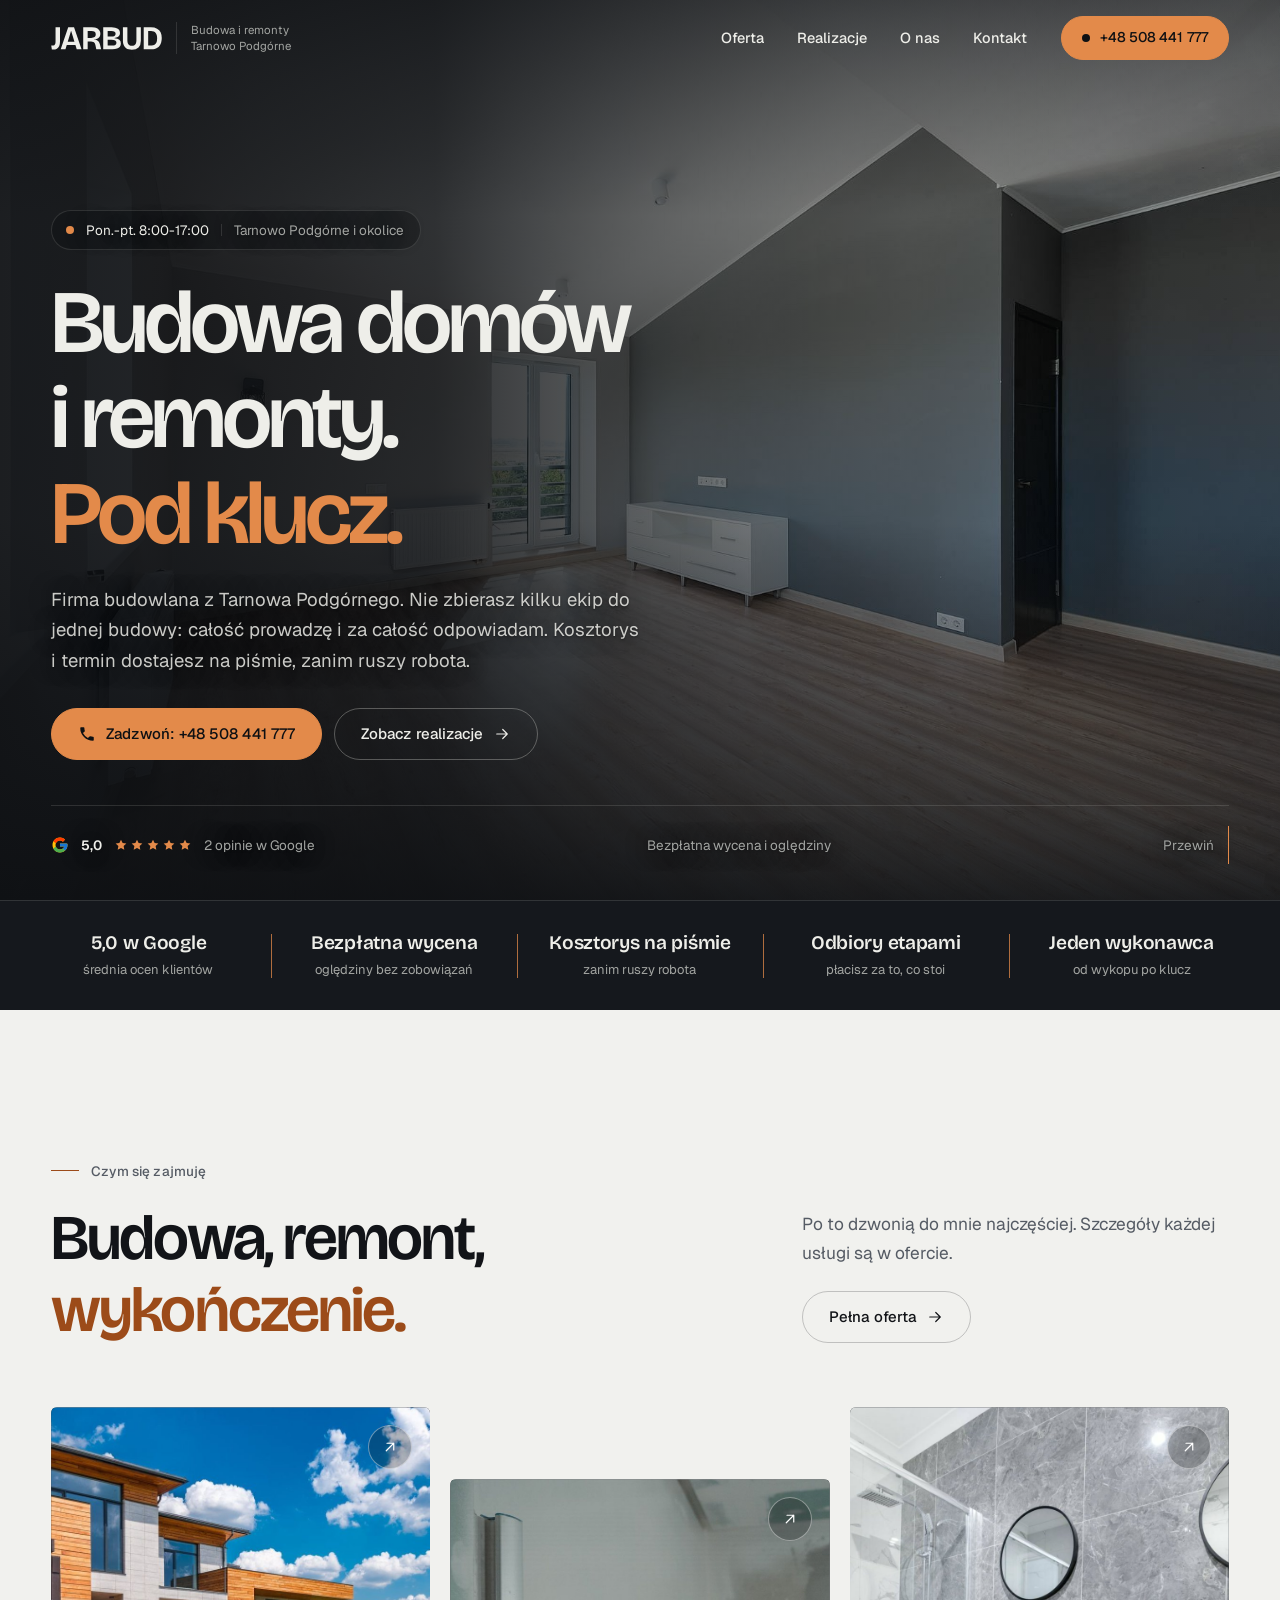
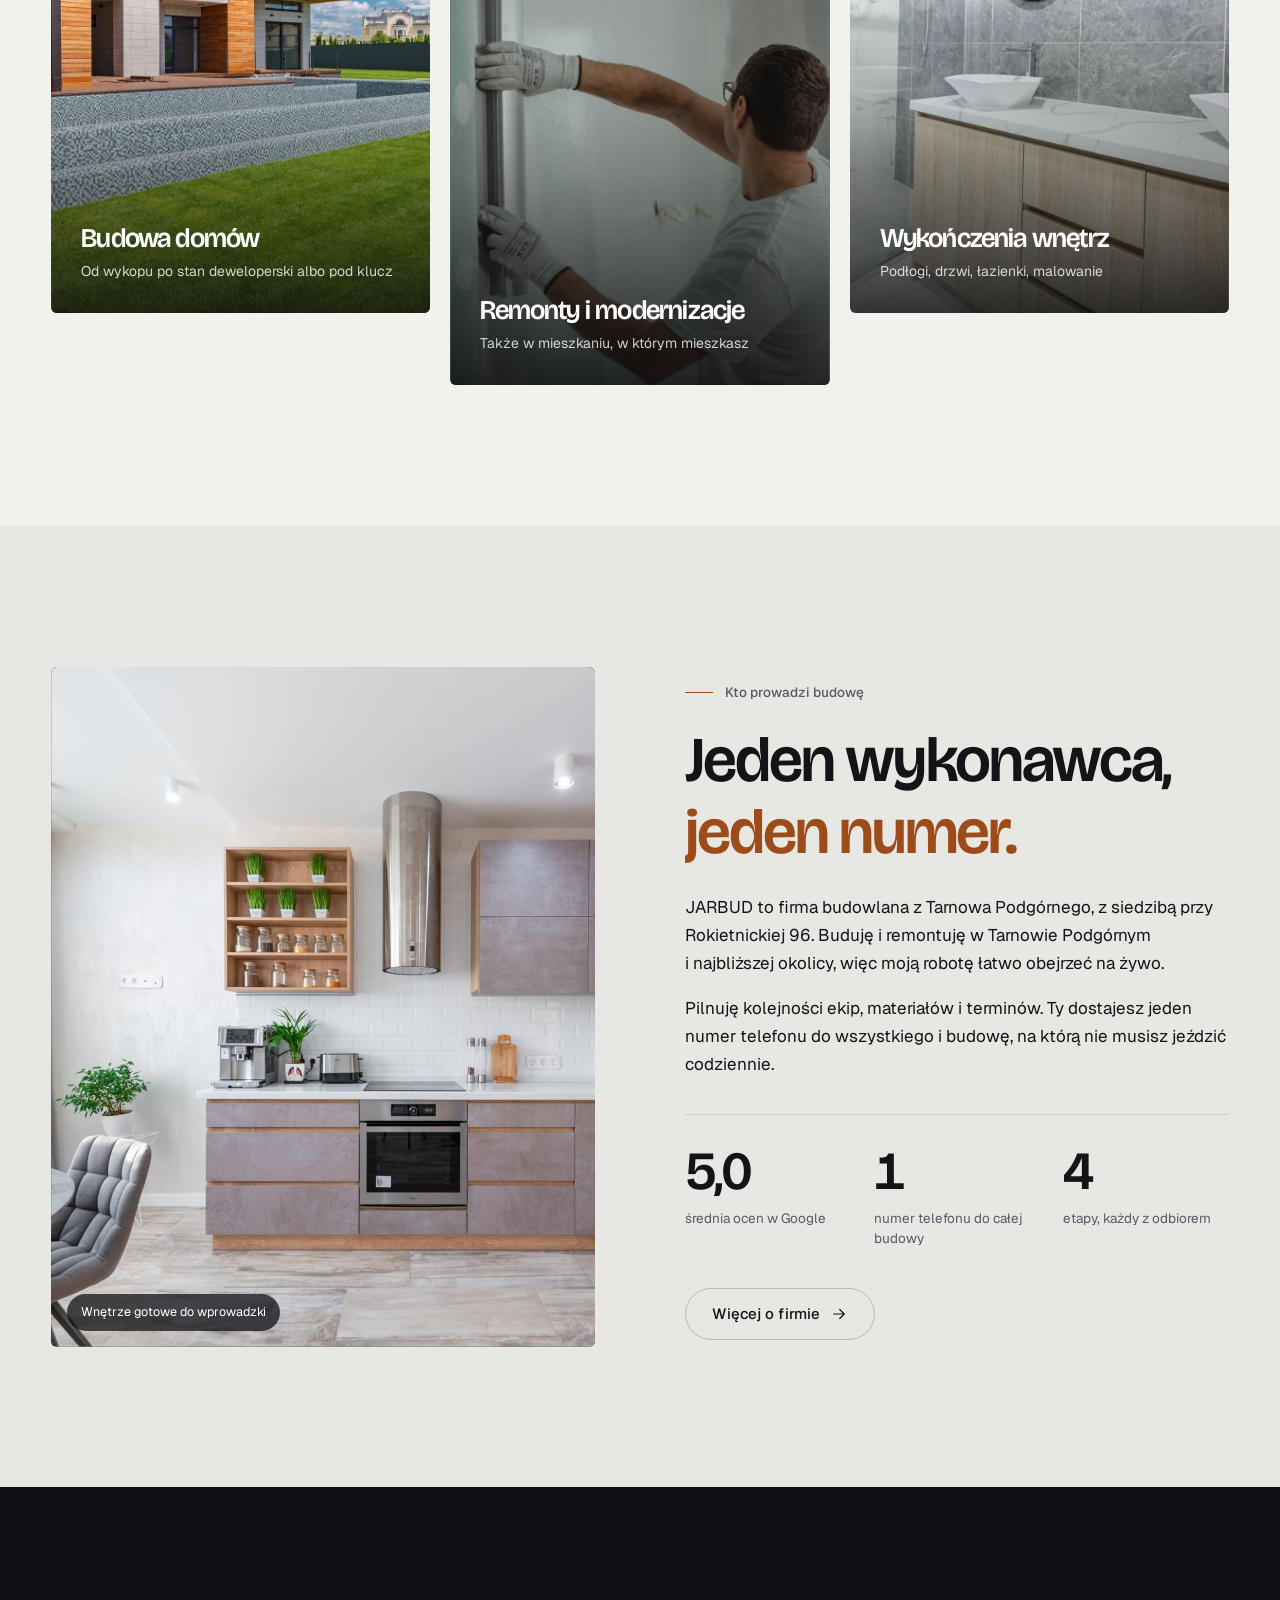
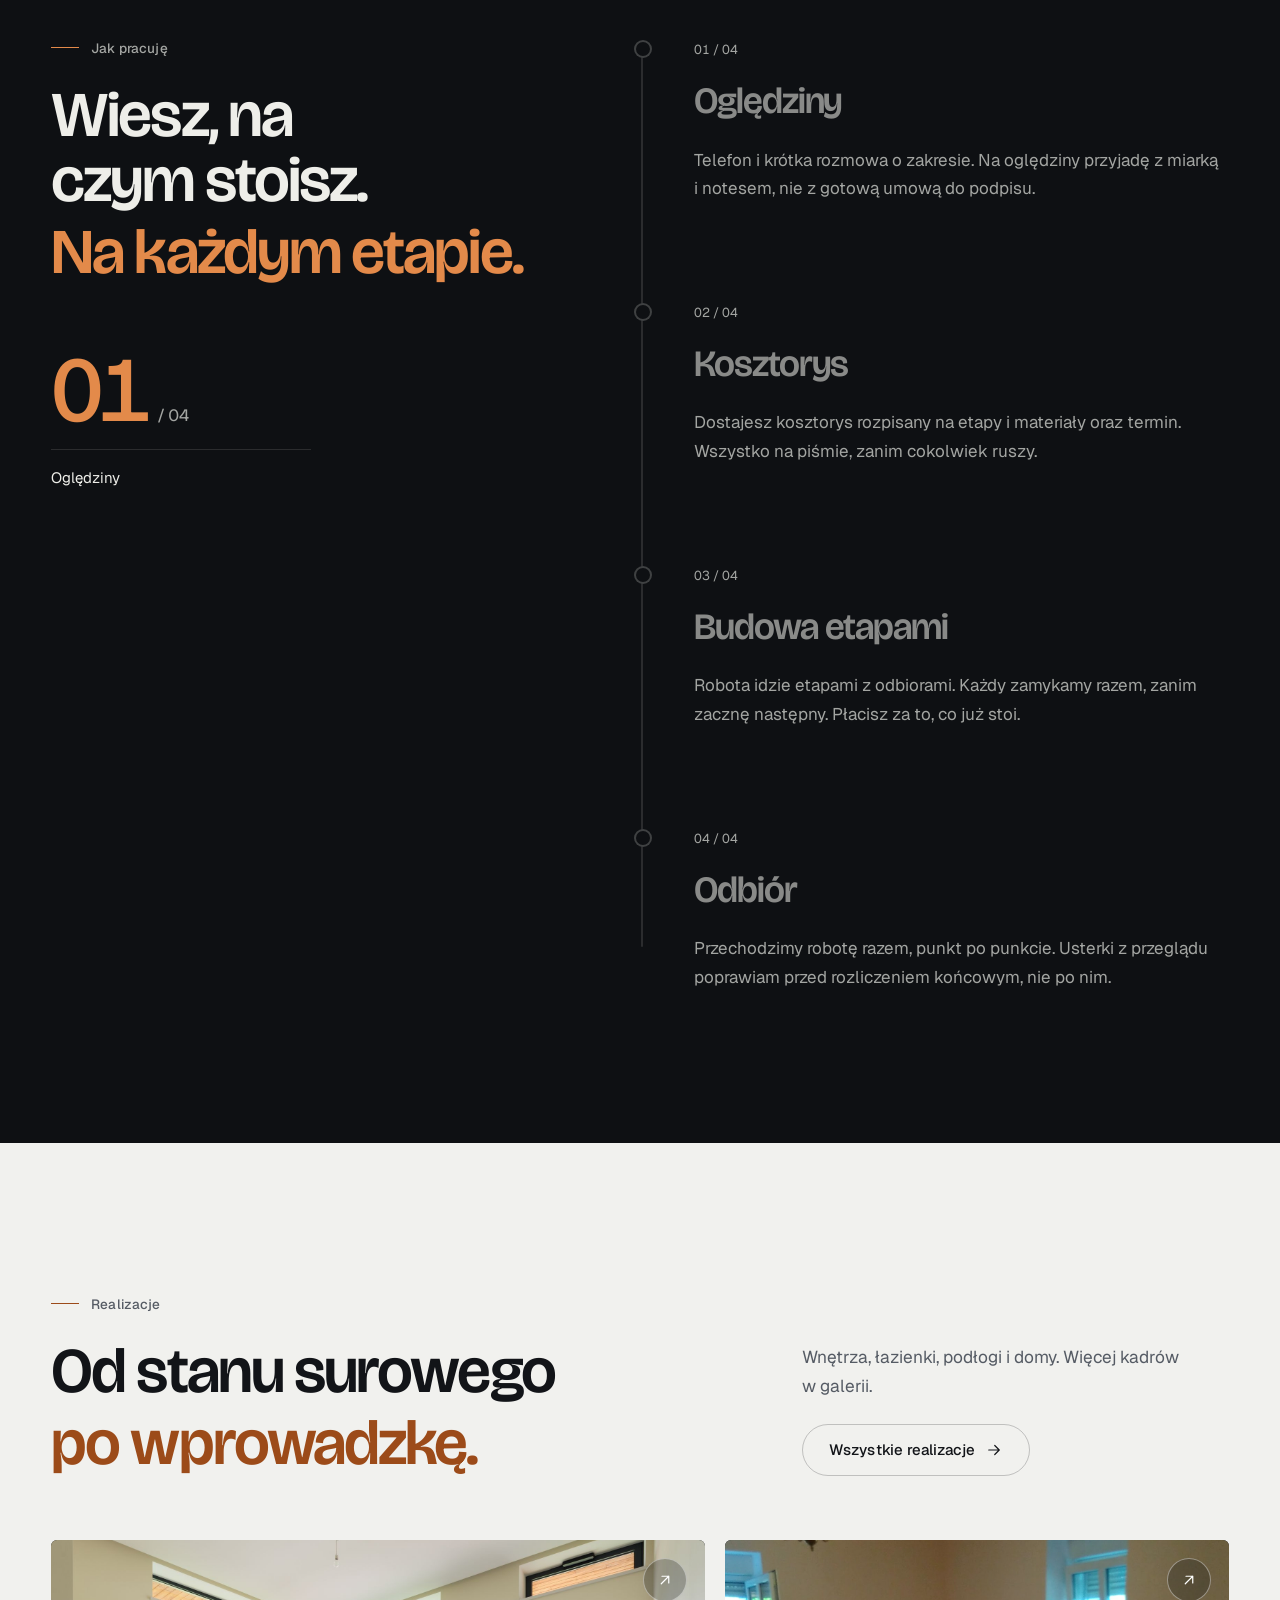
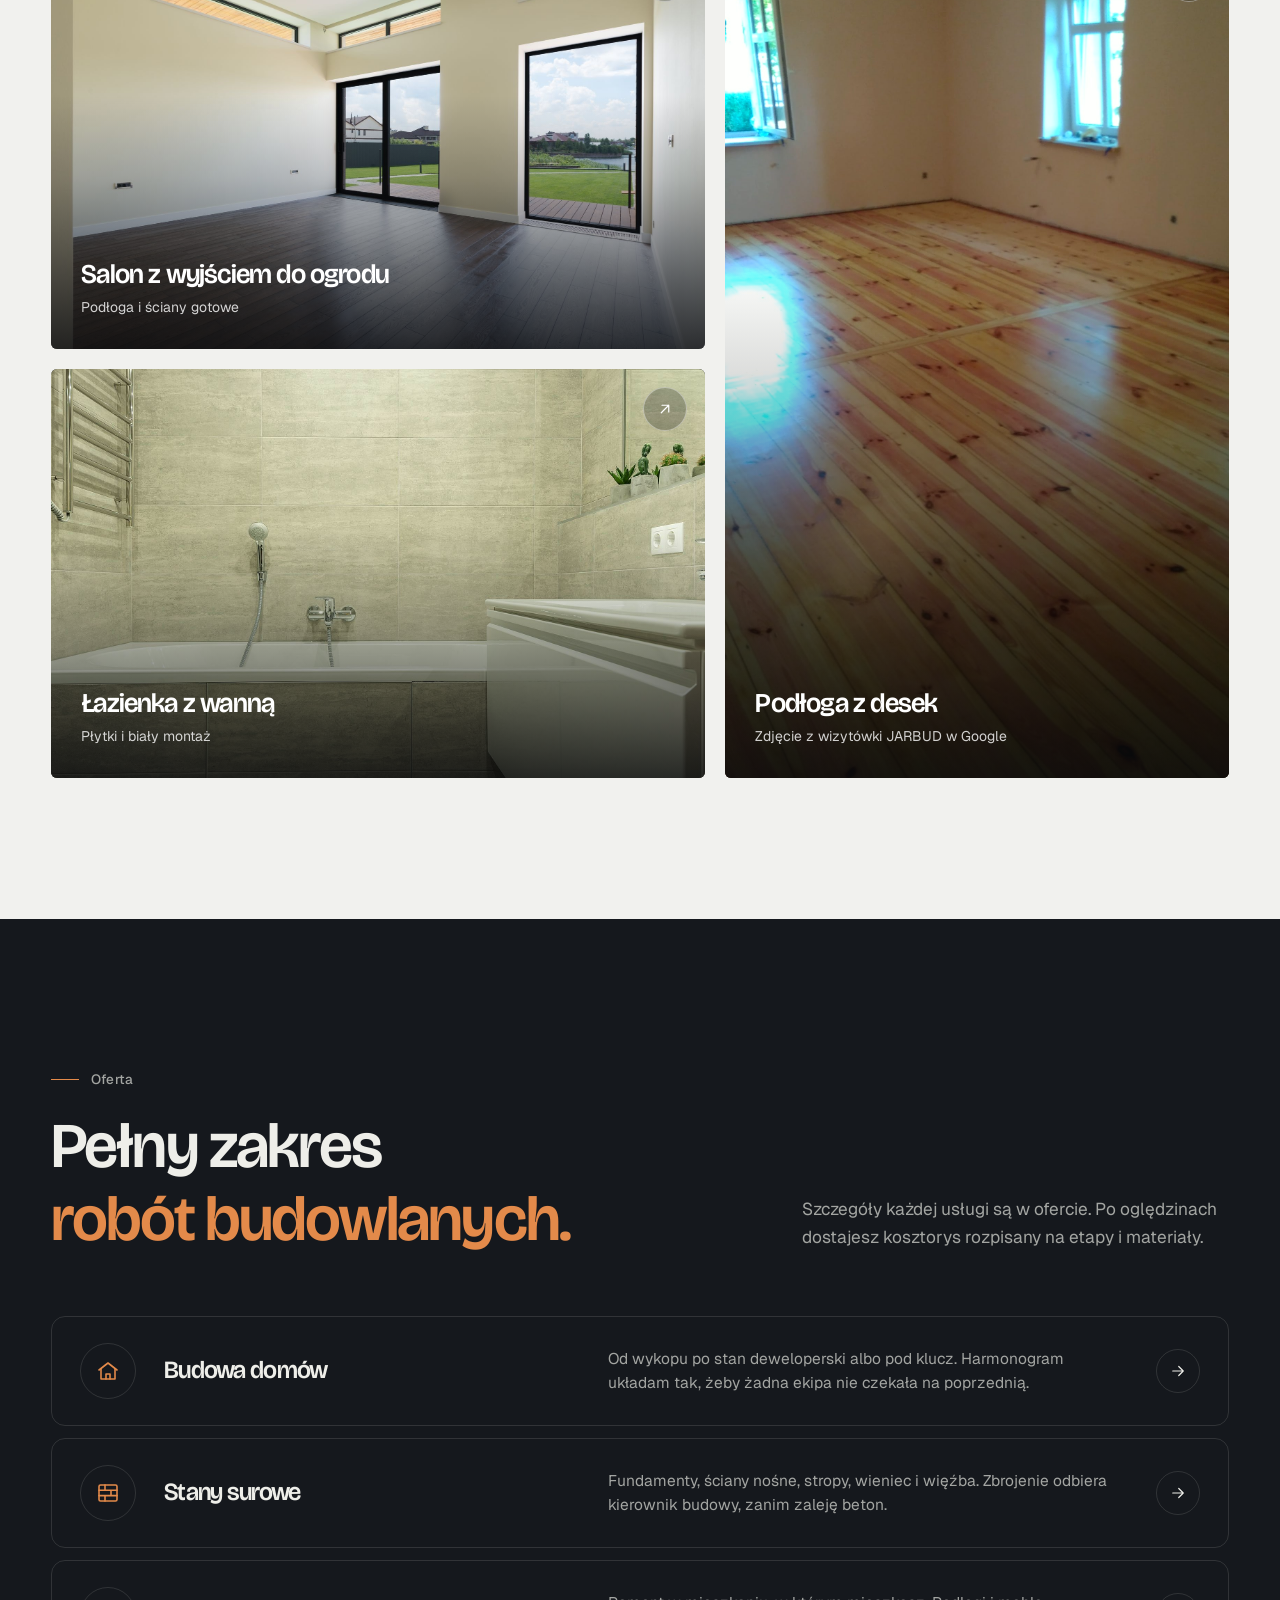
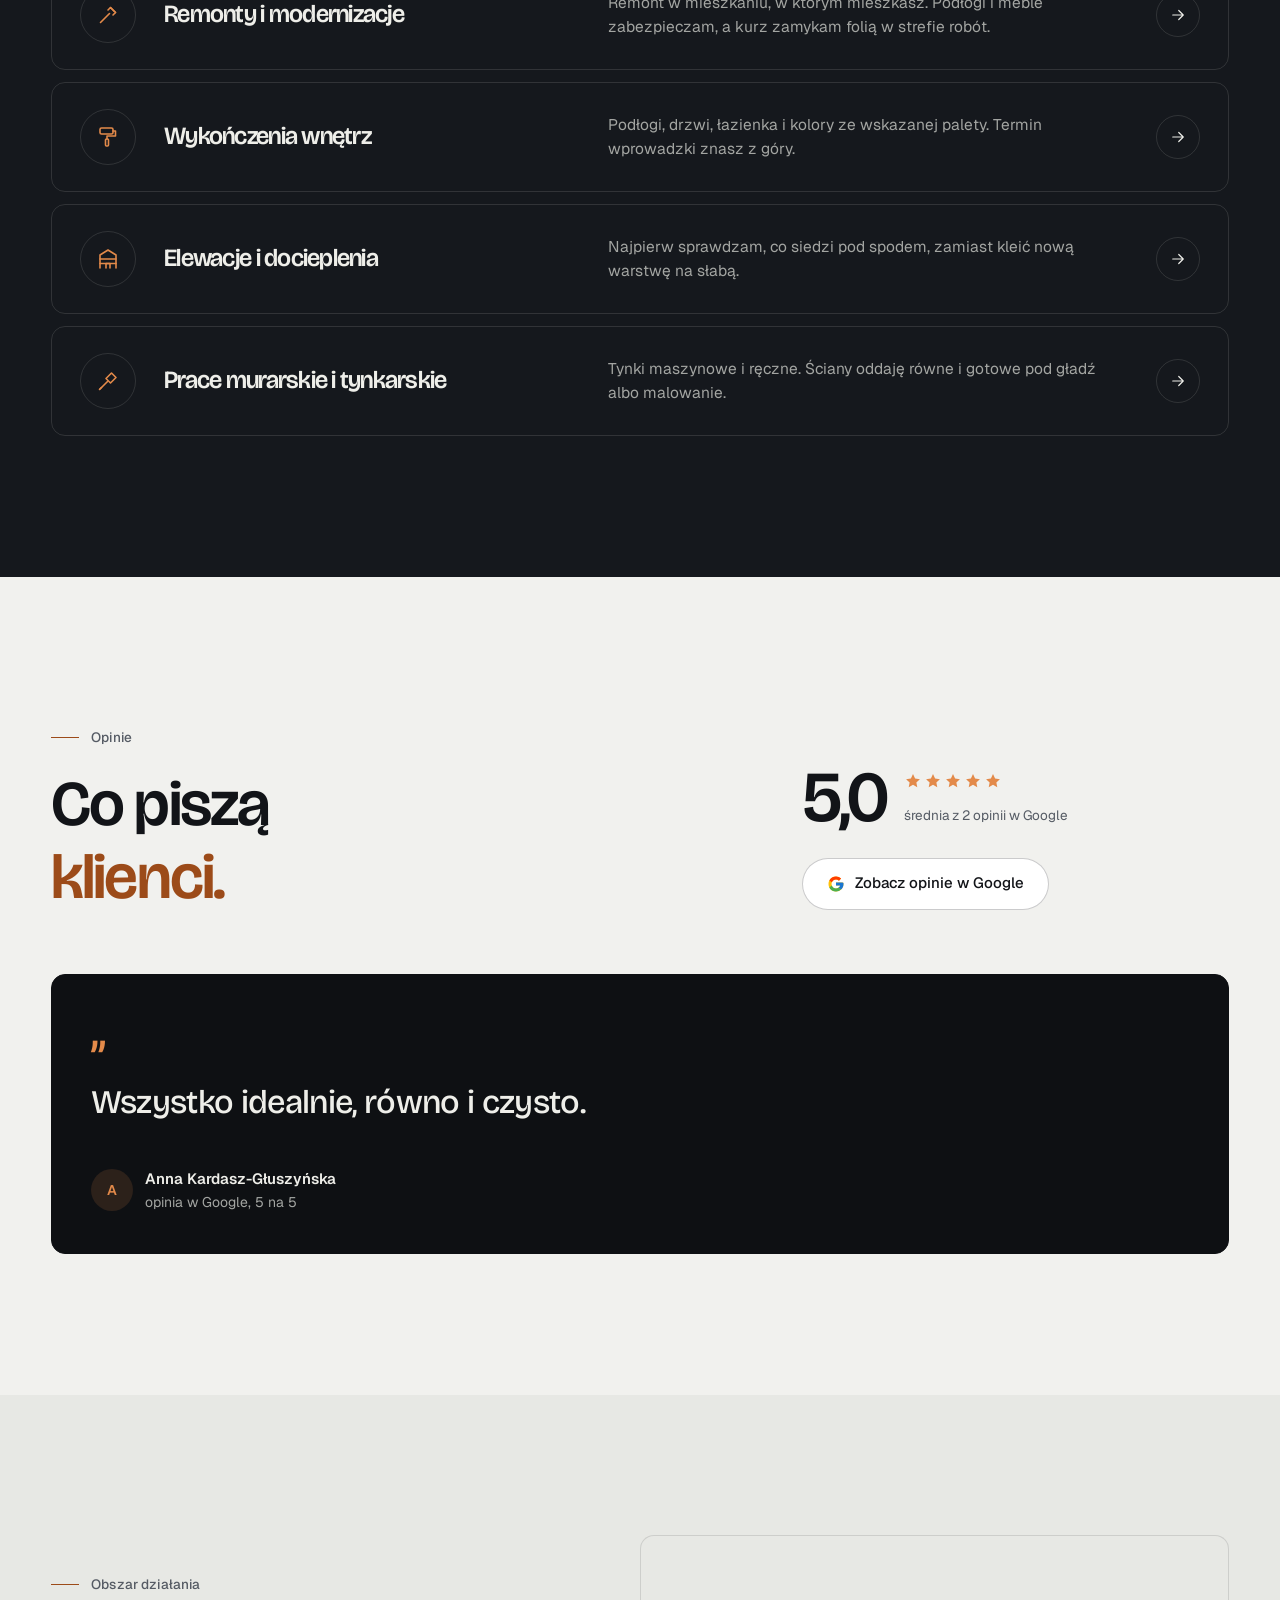
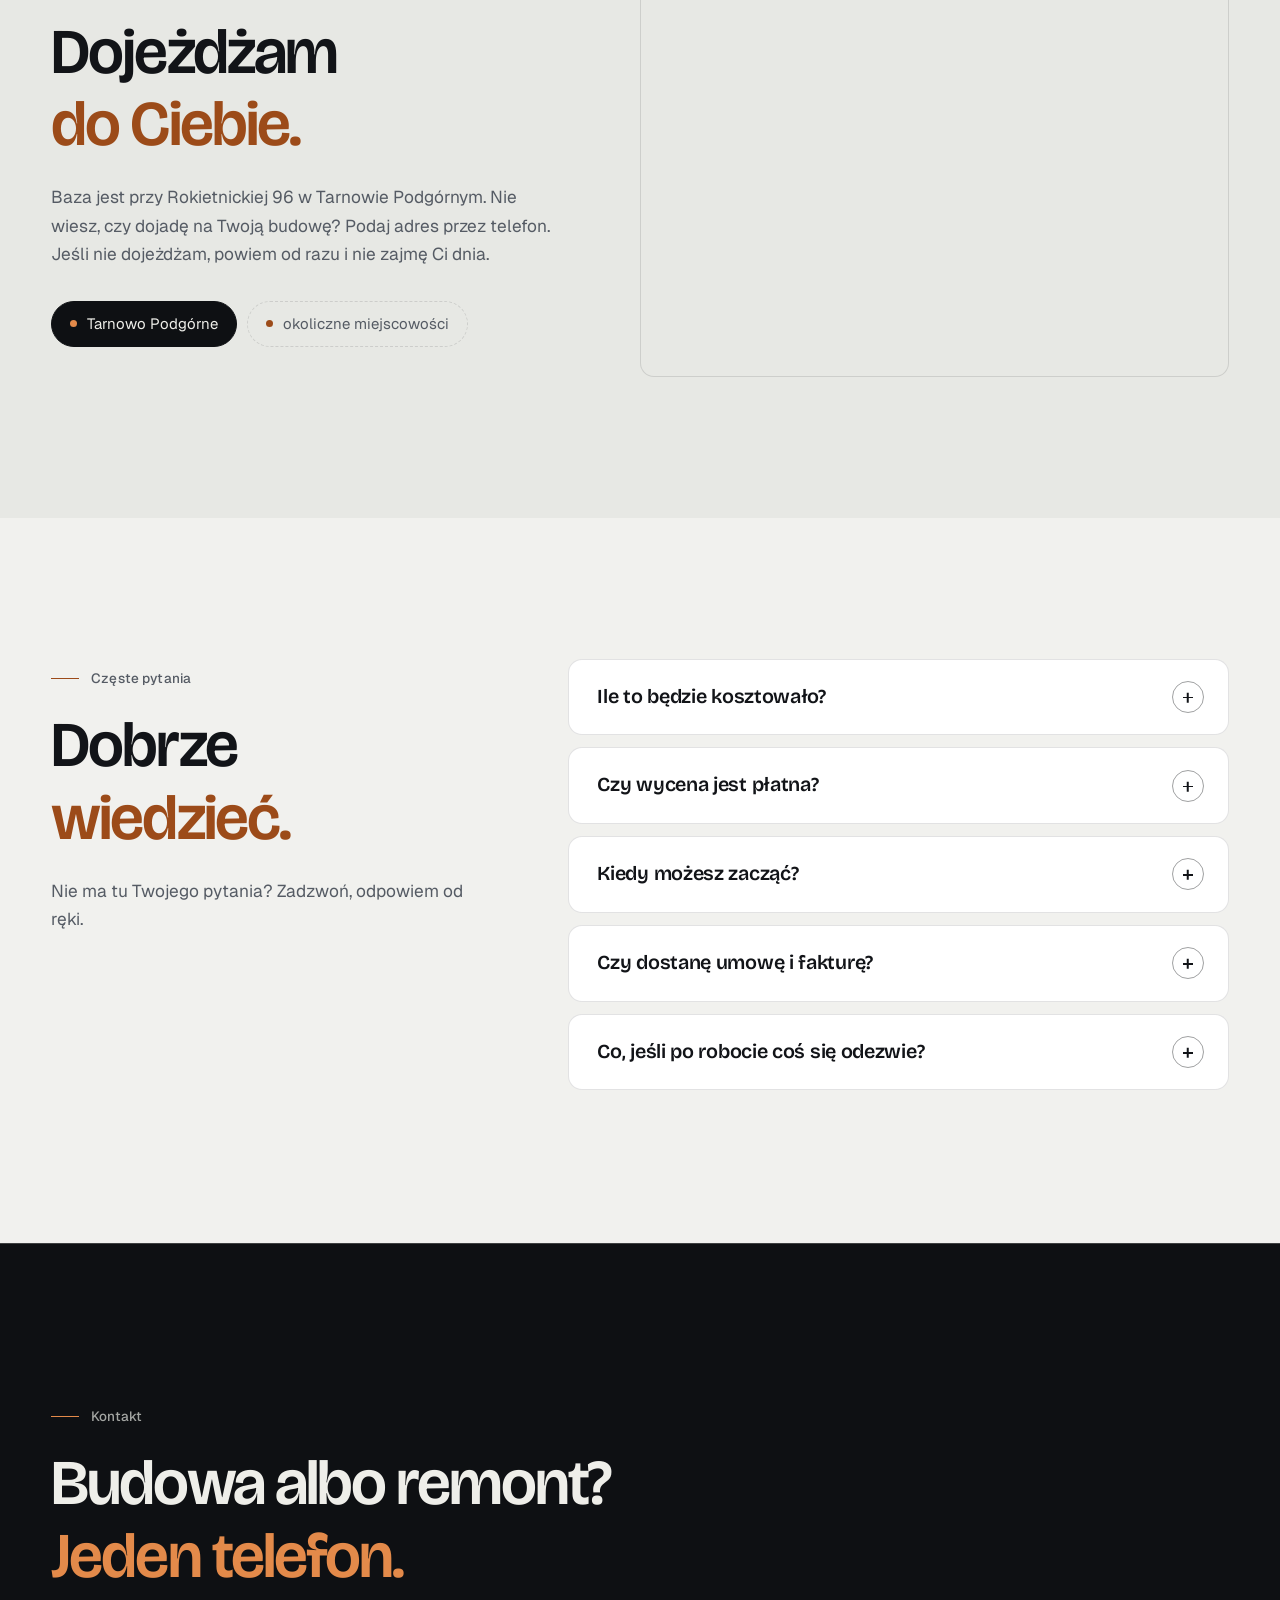
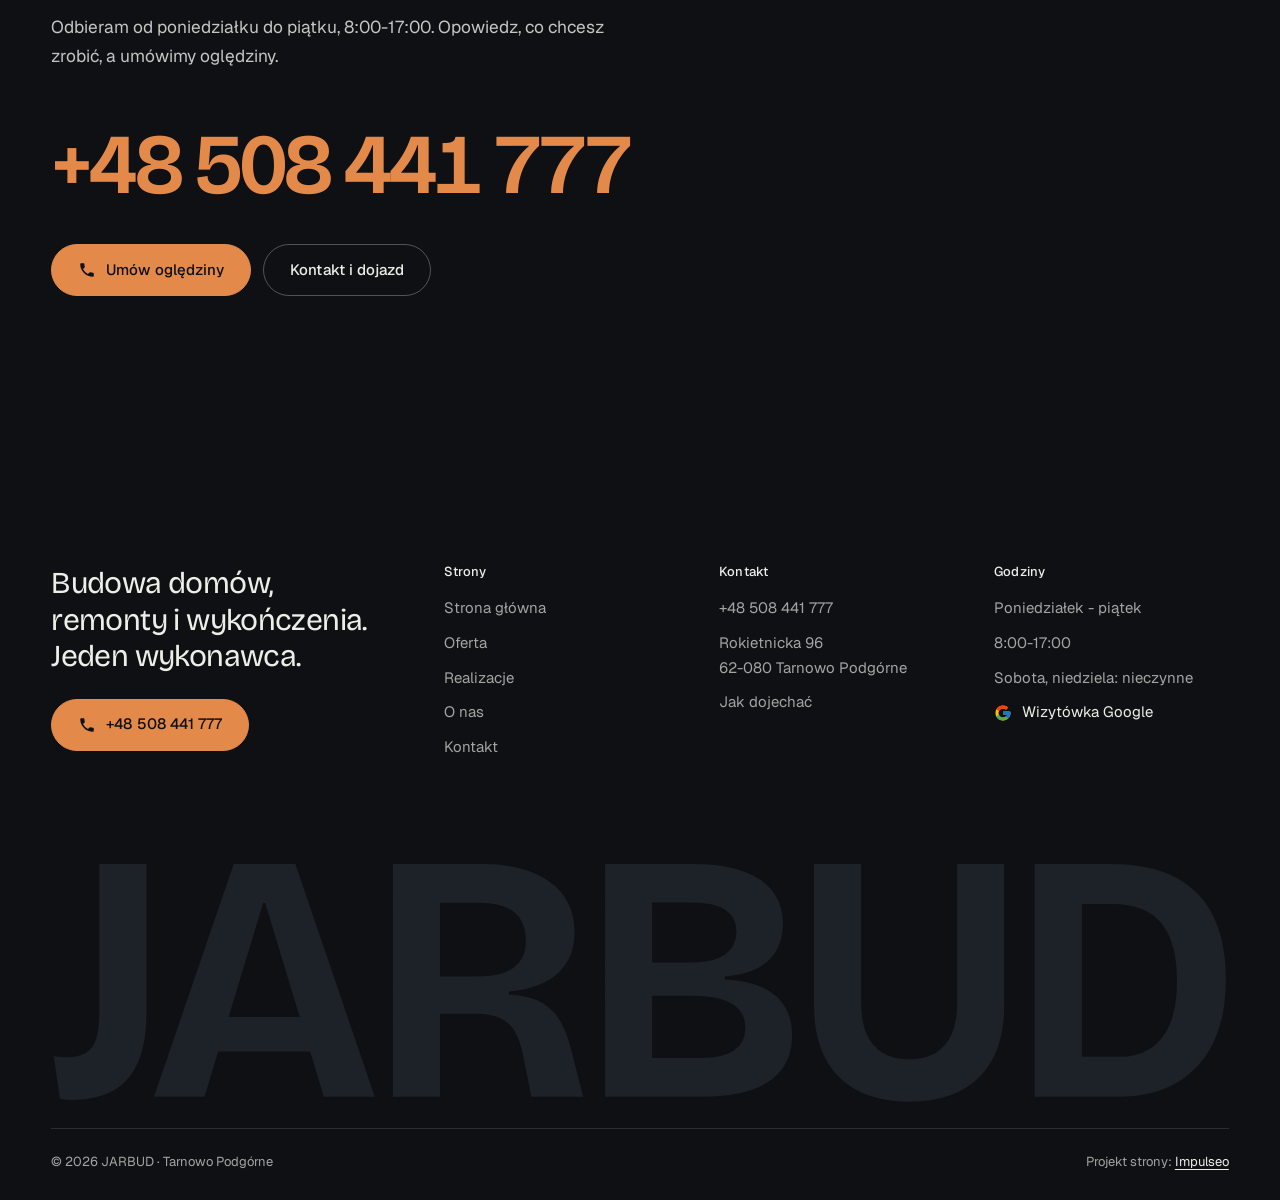
<file: index.html>
<!DOCTYPE html>
<html lang="pl">
<head>
<meta charset="UTF-8">
<meta name="viewport" content="width=device-width, initial-scale=1.0">
<title>JARBUD - budowa domów i remonty, Tarnowo Podgórne</title>
<meta name="description" content="Firma budowlana z Tarnowa Podgórnego: budowa domów, stany surowe, remonty, wykończenia, elewacje. Kosztorys i termin na piśmie przed robotą. Zadzwoń: +48 508 441 777.">
<link rel="canonical" href="https://impulseo-pl.github.io/jarbud/">
<meta name="robots" content="noindex, nofollow">
<meta name="theme-color" content="#0E1013">
<meta property="og:type" content="website">
<meta property="og:locale" content="pl_PL">
<meta property="og:site_name" content="JARBUD">
<meta property="og:title" content="JARBUD - budowa domów i remonty, Tarnowo Podgórne">
<meta property="og:description" content="Firma budowlana z Tarnowa Podgórnego: budowa domów, stany surowe, remonty, wykończenia, elewacje. Kosztorys i termin na piśmie przed robotą. Zadzwoń: +48 508 441 777.">
<meta property="og:url" content="https://impulseo-pl.github.io/jarbud/">
<meta property="og:image" content="https://impulseo-pl.github.io/jarbud/img/og.jpg">
<meta property="og:image:width" content="1200">
<meta property="og:image:height" content="630">
<meta name="twitter:card" content="summary_large_image">
<script type="application/ld+json">{"@context": "https://schema.org", "@type": "GeneralContractor", "name": "JARBUD", "url": "https://impulseo-pl.github.io/jarbud/", "telephone": "+48508441777", "image": "https://impulseo-pl.github.io/jarbud/img/og.jpg", "address": {"@type": "PostalAddress", "streetAddress": "Rokietnicka 96", "postalCode": "62-080", "addressLocality": "Tarnowo Podgórne", "addressCountry": "PL"}, "geo": {"@type": "GeoCoordinates", "latitude": 52.4738238, "longitude": 16.7011405}, "openingHours": "Mo-Fr 08:00-17:00", "areaServed": "Tarnowo Podgórne", "aggregateRating": {"@type": "AggregateRating", "ratingValue": "5.0", "reviewCount": "2"}, "sameAs": ["https://maps.google.com/?cid=8254359090110620049"]}</script>
<script>(function(){var d=document.documentElement;d.classList.add('js');try{if(!window.matchMedia('(prefers-reduced-motion: reduce)').matches)d.classList.add('anim');}catch(e){}setTimeout(function(){if(!d.classList.contains('anim-ok'))d.classList.remove('anim');},3500);})();</script>
<script>(function(){try{var d=document.documentElement,q=/[?&]intro/.test(location.search);if(!q&&window.matchMedia&&matchMedia('(prefers-reduced-motion: reduce)').matches)return;if(!q&&sessionStorage.getItem('jarbud_intro'))return;sessionStorage.setItem('jarbud_intro','1');d.classList.add('intro-on');setTimeout(function(){d.classList.remove('intro-on','intro-gra','intro-out');d.classList.add('hero-go')},4600);}catch(e){}})();</script>
<link rel="preload" as="image" href="img/hero.jpg" fetchpriority="high">
<link rel="preconnect" href="https://fonts.googleapis.com">
<link rel="preconnect" href="https://fonts.gstatic.com" crossorigin>
<link href="https://fonts.googleapis.com/css2?family=Bricolage+Grotesque:opsz,wght@12..96,400..700&family=Geist:wght@400..600&display=swap" rel="stylesheet">
<link rel="stylesheet" href="assets/styles.css?v=20261030a">
<script src="assets/lenis.min.js?v=1.1.20" defer></script>
<script src="assets/main.js?v=20261030a" defer></script>
</head>
<body>
<a class="skip" href="#tresc">Przejdź do treści</a>
<header class="site-head">
<div class="intro" aria-hidden="true"><span class="intro-line"><i></i></span><span class="intro-meta">budowa i remonty · Tarnowo Podgórne</span></div><div class="head-in">
  <a class="brand" href="index.html" aria-label="JARBUD - strona główna">
    <span class="znak"><svg class="wm" viewBox="1 -700 3341 722" role="img" aria-label="JARBUD"><path pathLength="1" style="--i:0" d="M26.3 6.8 8.5 -115.7Q19.5 -113.2 30.3 -112.5Q41.1 -111.7 43.7 -111.7Q79.3 -111.7 100.1 -124.5Q120.9 -137.2 129.4 -165.7Q137.9 -194.3 137.9 -240.8V-660H271.9V-237.4Q271.9 -154.7 248.9 -100.1Q226 -45.4 179.7 -18.2Q133.5 9 63.1 9Q51 9 43.3 8.3Q35.7 7.5 26.3 6.8Z"/><path pathLength="1" style="--i:1" d="M293.1 0 519.2 -660H694.3L919.6 0H775L608.6 -549.8H602.9L436.5 0ZM411.2 -128.5V-225.9H817.5V-128.5Z"/><path pathLength="1" style="--i:2" d="M970.8 0V-660H1228Q1272.5 -660 1311.9 -652.4Q1351.3 -644.7 1383.2 -629.3Q1415.2 -613.9 1438.4 -590.7Q1461.6 -567.4 1474.1 -535.9Q1486.5 -504.4 1486.5 -464.7Q1486.5 -434.5 1476.7 -406.4Q1466.9 -378.4 1445 -355.7Q1423.2 -333.1 1387.3 -318.2Q1351.4 -303.3 1300.3 -298.3V-290.3Q1361.1 -287.1 1395.4 -266Q1429.7 -244.9 1448 -210.9Q1466.3 -176.9 1476.9 -133.3L1511.1 0H1363.9L1338.9 -123Q1331.8 -158.9 1317.8 -183.9Q1303.9 -208.9 1277.5 -222.2Q1251.2 -235.5 1206.5 -235.5H1104.8V0ZM1104.8 -341.1H1211.9Q1278.3 -341.1 1313.2 -365.8Q1348.1 -390.5 1348.1 -442.3Q1348.1 -496.8 1315.3 -523.7Q1282.6 -550.5 1216.1 -550.5H1104.8Z"/><path pathLength="1" style="--i:3" d="M1572.8 0V-660H1825.2Q1886.2 -660 1932.9 -648.9Q1979.6 -637.7 2011.9 -616.2Q2044.2 -594.7 2060.9 -563.3Q2077.6 -531.8 2077.6 -490.1Q2077.6 -451.2 2061.2 -418.8Q2044.9 -386.4 2008.5 -366.2Q1972.1 -346.1 1912.9 -341.3V-332.6Q2011.7 -327.1 2057.8 -285.7Q2103.8 -244.4 2103.8 -173.5Q2103.8 -116.1 2074.9 -77.8Q2045.9 -39.5 1990 -19.8Q1934.1 0 1850.7 0ZM1706.5 -109.5H1845.6Q1906.7 -109.5 1938.7 -130.9Q1970.7 -152.3 1970.7 -193.8Q1970.7 -240.9 1933 -263.6Q1895.2 -286.4 1819.7 -286.4H1706.5ZM1706.5 -380.7H1814.9Q1879.6 -380.7 1912.5 -402.7Q1945.5 -424.8 1945.5 -467.9Q1945.5 -510.1 1913.8 -530.7Q1882.1 -551.3 1817.5 -551.3H1706.5Z"/><path pathLength="1" style="--i:4" d="M2435.4 14.3Q2381.3 14.3 2337.9 1.8Q2294.5 -10.7 2262.4 -34Q2230.3 -57.3 2208.8 -90.3Q2187.3 -123.3 2176.6 -165.4Q2165.8 -207.5 2165.8 -257.3V-660H2299.8V-264.8Q2299.8 -212.7 2315.6 -177.2Q2331.4 -141.6 2361.4 -123.8Q2391.5 -106 2435.4 -106Q2480.6 -106 2510.5 -123.9Q2540.4 -141.9 2556.1 -177.1Q2571.7 -212.3 2571.7 -264.8V-660H2705.5V-257.3Q2705.5 -127.3 2635.9 -56.5Q2566.3 14.3 2435.4 14.3Z"/><path pathLength="1" style="--i:5" d="M2855.1 0V-113.1H3032.3Q3080.1 -113.1 3116.9 -134.7Q3153.7 -156.3 3174.6 -203.4Q3195.5 -250.5 3195.5 -328Q3195.5 -383.7 3184.4 -424.9Q3173.3 -466.1 3150.8 -493.2Q3128.3 -520.2 3093.7 -533.5Q3059.1 -546.9 3011.5 -546.9H2855.1V-660H3006.4Q3120.7 -660 3193.3 -621Q3265.8 -582 3300.1 -509.5Q3334.5 -437 3334.5 -336.3Q3334.5 -258.3 3317.2 -201.3Q3300 -144.3 3269.7 -105.3Q3239.3 -66.3 3201.1 -43.3Q3162.9 -20.3 3120.3 -10.1Q3077.6 0 3035.9 0ZM2791.8 0V-660H2925.8V0Z"/></svg></span>
    <span class="brand-sub">Budowa i&nbsp;remonty<br>Tarnowo Podgórne</span>
  </a>
  <nav class="nav-links" aria-label="Menu główne">
    <a class="nl" href="oferta.html">Oferta</a><a class="nl" href="realizacje.html">Realizacje</a><a class="nl" href="o-nas.html">O&nbsp;nas</a><a class="nl" href="kontakt.html">Kontakt</a>
    <a class="btn btn-copper nav-cta" href="tel:+48508441777"><span class="live" aria-hidden="true"></span>+48 508 441 777</a>
  </nav>
  <button class="burger" type="button" aria-label="Otwórz menu" aria-expanded="false" aria-controls="mnav"><span></span><span></span></button>
</div>
</header>
<script>(function(){var d=document.documentElement;if(!d.classList.contains('intro-on'))return;
var wyszlo=false,koniec=false,t0=Date.now();
function heroGotowe(){var im=document.querySelector('.hero-media img');return !!(im&&im.complete&&im.naturalWidth>0);}
function sprzataj(){if(koniec)return;koniec=true;d.classList.add('hero-go');d.classList.remove('intro-on','intro-gra','intro-out');
['--i-w','--i-h','--i-px','--i-py','--i-zmniejsz','--i-baza-w','--i-baza-h'].forEach(function(k){d.style.removeProperty(k);});
try{document.dispatchEvent(new Event('wejscie:koniec'));}catch(e){}}
function wyjdz(){if(wyszlo||koniec)return;wyszlo=true;d.classList.add('intro-out');setTimeout(function(){d.classList.add('hero-go');},240);setTimeout(sprzataj,880);}
function moze(){if(wyszlo||koniec)return;var t=Date.now()-t0;if(t>=1240&&(heroGotowe()||t>=1700))wyjdz();else setTimeout(moze,60);}
try{var znak=document.querySelector('.brand .znak'),wm=znak&&znak.querySelector('.wm');if(!wm){sprzataj();return;}
znak.classList.add('mierze');var r=wm.getBoundingClientRect();znak.classList.remove('mierze');
if(!r.width||!r.height){sprzataj();return;}
var W=window.innerWidth,H=window.innerHeight,cel=W<680?Math.min(W*0.72,320):Math.min(W*0.4,600);cel=Math.max(r.width,cel);
var u=function(k,v){d.style.setProperty(k,v);};
u('--i-w',Math.round(cel)+'px');u('--i-h',Math.round(cel*r.height/r.width)+'px');u('--i-zmniejsz',(r.width/cel).toFixed(4));
u('--i-px',Math.round(r.left+r.width/2-W/2)+'px');u('--i-py',Math.round(r.top+r.height/2-H/2)+'px');
u('--i-baza-w',Math.round(r.width)+'px');u('--i-baza-h',Math.round(r.height)+'px');
requestAnimationFrame(function(){requestAnimationFrame(function(){d.classList.add('intro-gra');t0=Date.now();moze();});});
['wheel','touchstart','keydown','pointerdown'].forEach(function(ev){window.addEventListener(ev,function(){sprzataj();},{once:true,passive:true});});
setTimeout(sprzataj,3900);
}catch(e){sprzataj();}})();</script>
<div class="mnav" id="mnav">
  <div class="mnav-in">
    <a class="ml" href="index.html" aria-current="page">Strona główna</a><a class="ml" href="oferta.html">Oferta</a><a class="ml" href="realizacje.html">Realizacje</a><a class="ml" href="o-nas.html">O&nbsp;nas</a><a class="ml" href="kontakt.html">Kontakt</a>
    <div class="mnav-foot">
      <span>Pon.-pt. 8:00-17:00, Tarnowo Podgórne i&nbsp;okolice</span>
      <a class="btn btn-copper" href="tel:+48508441777"><svg class="ico" width="16" height="16" viewBox="0 0 24 24" fill="none" aria-hidden="true"><path d="M6.6 10.8a15.5 15.5 0 0 0 6.6 6.6l2.2-2.2a1 1 0 0 1 1-.24 11.4 11.4 0 0 0 3.6.58 1 1 0 0 1 1 1V20a1 1 0 0 1-1 1A17 17 0 0 1 3 4a1 1 0 0 1 1-1h3.5a1 1 0 0 1 1 1c0 1.25.2 2.46.58 3.6a1 1 0 0 1-.25 1l-2.23 2.2Z" fill="currentColor"/></svg>+48 508 441 777</a>
    </div>
  </div>
</div>
<main id="tresc">

<section class="hero">
  <div class="hero-media"><img src="img/hero.jpg" alt="Jasny pokój na poddaszu po wykończeniu, z panelami i szarą ścianą" width="1880" height="1255" decoding="async" fetchpriority="high"></div>
  <div class="hero-in">
    <p class="hero-tag up" style="--d:0"><span class="live" aria-hidden="true"></span>Pon.-pt. 8:00-17:00<span class="sep" aria-hidden="true"></span><span class="muted">Tarnowo Podgórne i&nbsp;okolice</span></p>
    <h1><span class="ln"><span class="ln-i" style="--k:0">Budowa domów</span></span><span class="ln"><span class="ln-i" style="--k:1">i&nbsp;remonty.</span></span><span class="ln"><span class="ln-i" style="--k:2"><em>Pod klucz.</em></span></span></h1>
    <p class="hero-lead up" style="--d:380">Firma budowlana z&nbsp;Tarnowa Podgórnego. Nie zbierasz kilku ekip do jednej budowy: całość prowadzę i&nbsp;za całość odpowiadam. Kosztorys i&nbsp;termin dostajesz na piśmie, zanim ruszy robota.</p>
    <div class="hero-ctas up" style="--d:500">
      <a class="btn btn-copper" href="tel:+48508441777"><svg class="ico" width="16" height="16" viewBox="0 0 24 24" fill="none" aria-hidden="true"><path d="M6.6 10.8a15.5 15.5 0 0 0 6.6 6.6l2.2-2.2a1 1 0 0 1 1-.24 11.4 11.4 0 0 0 3.6.58 1 1 0 0 1 1 1V20a1 1 0 0 1-1 1A17 17 0 0 1 3 4a1 1 0 0 1 1-1h3.5a1 1 0 0 1 1 1c0 1.25.2 2.46.58 3.6a1 1 0 0 1-.25 1l-2.23 2.2Z" fill="currentColor"/></svg>Zadzwoń: +48 508 441 777</a>
      <a class="btn btn-ghost" href="realizacje.html">Zobacz realizacje<svg class="ico arr" width="18" height="18" viewBox="0 0 24 24" fill="none" stroke="currentColor" stroke-width="1.6" stroke-linecap="round" stroke-linejoin="round" aria-hidden="true"><path d="M5 12h14M13 6l6 6-6 6"/></svg></a>
    </div>
    <div class="hero-foot up" style="--d:640">
      <span class="rate"><svg class="g-logo" viewBox="0 0 48 48" aria-hidden="true"><path fill="#FFC107" d="M43.6 20.5H42V20H24v8h11.3C33.7 32.7 29.2 36 24 36c-6.6 0-12-5.4-12-12s5.4-12 12-12c3.1 0 5.8 1.2 7.9 3.1l5.7-5.7C34 6.1 29.3 4 24 4 12.9 4 4 12.9 4 24s8.9 20 20 20 20-8.9 20-20c0-1.3-.1-2.4-.4-3.5z"/><path fill="#FF3D00" d="m6.3 14.7 6.6 4.8C14.7 15.1 19 12 24 12c3.1 0 5.8 1.2 7.9 3.1l5.7-5.7C34 6.1 29.3 4 24 4 16.3 4 9.7 8.3 6.3 14.7z"/><path fill="#4CAF50" d="M24 44c5.2 0 9.9-2 13.4-5.2l-6.2-5.2A11.9 11.9 0 0 1 24 36c-5.2 0-9.6-3.3-11.3-7.9l-6.5 5C9.5 39.6 16.2 44 24 44z"/><path fill="#1976D2" d="M43.6 20.5H42V20H24v8h11.3a12 12 0 0 1-4.1 5.6l6.2 5.2C37 39.2 44 34 44 24c0-1.3-.1-2.4-.4-3.5z"/></svg><b>5,0</b><span class="stars" aria-label="Ocena 5 na 5"><svg viewBox="0 0 24 24" aria-hidden="true"><path fill="currentColor" d="M12 2.8l2.8 5.9 6.4.8-4.7 4.4 1.2 6.3L12 17.1l-5.7 3.1 1.2-6.3L2.8 9.5l6.4-.8z"/></svg><svg viewBox="0 0 24 24" aria-hidden="true"><path fill="currentColor" d="M12 2.8l2.8 5.9 6.4.8-4.7 4.4 1.2 6.3L12 17.1l-5.7 3.1 1.2-6.3L2.8 9.5l6.4-.8z"/></svg><svg viewBox="0 0 24 24" aria-hidden="true"><path fill="currentColor" d="M12 2.8l2.8 5.9 6.4.8-4.7 4.4 1.2 6.3L12 17.1l-5.7 3.1 1.2-6.3L2.8 9.5l6.4-.8z"/></svg><svg viewBox="0 0 24 24" aria-hidden="true"><path fill="currentColor" d="M12 2.8l2.8 5.9 6.4.8-4.7 4.4 1.2 6.3L12 17.1l-5.7 3.1 1.2-6.3L2.8 9.5l6.4-.8z"/></svg><svg viewBox="0 0 24 24" aria-hidden="true"><path fill="currentColor" d="M12 2.8l2.8 5.9 6.4.8-4.7 4.4 1.2 6.3L12 17.1l-5.7 3.1 1.2-6.3L2.8 9.5l6.4-.8z"/></svg></span><span>2 opinie w&nbsp;Google</span></span>
      <span>Bezpłatna wycena i&nbsp;oględziny</span>
      <span class="cue" aria-hidden="true">Przewiń<span class="cue-line"><i></i></span></span>
    </div>
  </div>
</section>

<section class="strip" aria-label="Najważniejsze w skrócie">
  <div class="strip-in">
    <div class="strip-it"><div class="k">5,0 w&nbsp;Google</div><div class="v">średnia ocen klientów</div></div>
    <div class="strip-it"><div class="k">Bezpłatna wycena</div><div class="v">oględziny bez zobowiązań</div></div>
    <div class="strip-it"><div class="k">Kosztorys na piśmie</div><div class="v">zanim ruszy robota</div></div>
    <div class="strip-it"><div class="k">Odbiory etapami</div><div class="v">płacisz za to, co stoi</div></div>
    <div class="strip-it"><div class="k">Jeden wykonawca</div><div class="v">od wykopu po klucz</div></div>
  </div>
</section>

<section class="sec" id="uslugi">
  <div class="wrap">
    <div class="sec-head">
      <div>
        <p class="eyebrow rv">Czym się zajmuję</p>
        <h2 class="h2 rv rv-h"><span class="ln"><span class="ln-i" style="--k:0">Budowa, remont,</span></span><span class="ln"><span class="ln-i" style="--k:1"><em>wykończenie.</em></span></span></h2>
      </div>
      <div class="side rv" style="--d:120">
        <p class="lead">Po to dzwonią do mnie najczęściej. Szczegóły każdej usługi są w&nbsp;ofercie.</p>
        <a class="btn btn-ghost" href="oferta.html">Pełna oferta<svg class="ico arr" width="18" height="18" viewBox="0 0 24 24" fill="none" stroke="currentColor" stroke-width="1.6" stroke-linecap="round" stroke-linejoin="round" aria-hidden="true"><path d="M5 12h14M13 6l6 6-6 6"/></svg></a>
      </div>
    </div>
    <div class="tiles-3">
      <a class="tile rv-img rv" style="--d:0" href="oferta.html#budowa">
        <img src="img/g10.jpg" alt="Nowoczesny dom jednorodzinny z trawnikiem" width="1600" height="1068" decoding="async">
        <span class="go" aria-hidden="true"><svg class="ico" width="18" height="18" viewBox="0 0 24 24" fill="none" stroke="currentColor" stroke-width="1.6" stroke-linecap="round" stroke-linejoin="round" aria-hidden="true"><path d="M7 17 17 7M8 7h9v9"/></svg></span>
        <span class="tile-cap"><h3>Budowa domów</h3><span>Od wykopu po stan deweloperski albo pod klucz</span></span>
      </a><a class="tile rv-img rv" style="--d:120" href="oferta.html#remonty">
        <img src="img/g14.jpg" alt="Montaż profili pod zabudowę ścian" width="1600" height="1066" decoding="async">
        <span class="go" aria-hidden="true"><svg class="ico" width="18" height="18" viewBox="0 0 24 24" fill="none" stroke="currentColor" stroke-width="1.6" stroke-linecap="round" stroke-linejoin="round" aria-hidden="true"><path d="M7 17 17 7M8 7h9v9"/></svg></span>
        <span class="tile-cap"><h3>Remonty i&nbsp;modernizacje</h3><span>Także w&nbsp;mieszkaniu, w&nbsp;którym mieszkasz</span></span>
      </a><a class="tile rv-img rv" style="--d:240" href="oferta.html#wykonczenia">
        <img src="img/g6.jpg" alt="Łazienka z dwiema umywalkami i kabiną prysznicową" width="1834" height="1208" decoding="async">
        <span class="go" aria-hidden="true"><svg class="ico" width="18" height="18" viewBox="0 0 24 24" fill="none" stroke="currentColor" stroke-width="1.6" stroke-linecap="round" stroke-linejoin="round" aria-hidden="true"><path d="M7 17 17 7M8 7h9v9"/></svg></span>
        <span class="tile-cap"><h3>Wykończenia wnętrz</h3><span>Podłogi, drzwi, łazienki, malowanie</span></span>
      </a>
    </div>
  </div>
</section>

<section class="sec paper-2">
  <div class="wrap about">
    <figure class="fig rv-img rv">
      <img src="img/about.jpg" alt="Kuchnia z jadalnią gotowa do wprowadzki" width="1880" height="1255" loading="lazy" decoding="async" data-plx="36" style="height:112%;margin-top:-6%">
      <figcaption class="fig-tag">Wnętrze gotowe do wprowadzki</figcaption>
    </figure>
    <div>
      <p class="eyebrow rv">Kto prowadzi budowę</p>
      <h2 class="h2 rv rv-h"><span class="ln"><span class="ln-i" style="--k:0">Jeden wykonawca,</span></span><span class="ln"><span class="ln-i" style="--k:1"><em>jeden numer.</em></span></span></h2>
      <p class="rv" style="--d:100;margin-top:28px">JARBUD to firma budowlana z&nbsp;Tarnowa Podgórnego, z&nbsp;siedzibą przy Rokietnickiej 96. Buduję i&nbsp;remontuję w&nbsp;Tarnowie Podgórnym i&nbsp;najbliższej okolicy, więc moją robotę łatwo obejrzeć na żywo.</p>
      <p class="rv" style="--d:160">Pilnuję kolejności ekip, materiałów i&nbsp;terminów. Ty dostajesz jeden numer telefonu do wszystkiego i&nbsp;budowę, na którą nie musisz jeździć codziennie.</p>
      <div class="stats rv" style="--d:200">
        <div class="stat"><b><span class="num" data-to="5,0">5,0</span></b><span>średnia ocen w&nbsp;Google</span></div>
        <div class="stat"><b><span class="num" data-to="1">1</span></b><span>numer telefonu do całej budowy</span></div>
        <div class="stat"><b><span class="num" data-to="4">4</span></b><span>etapy, każdy z&nbsp;odbiorem</span></div>
      </div>
      <a class="btn btn-ghost rv" style="--d:240" href="o-nas.html">Więcej o&nbsp;firmie<svg class="ico arr" width="18" height="18" viewBox="0 0 24 24" fill="none" stroke="currentColor" stroke-width="1.6" stroke-linecap="round" stroke-linejoin="round" aria-hidden="true"><path d="M5 12h14M13 6l6 6-6 6"/></svg></a>
    </div>
  </div>
</section>

<section class="proces proces-os sec">
  <div class="wrap proc-grid">
    <div class="proc-side">
      <p class="eyebrow rv">Jak pracuję</p>
      <h2 class="h2 rv rv-h"><span class="ln"><span class="ln-i" style="--k:0">Wiesz, na czym stoisz.</span></span><span class="ln"><span class="ln-i" style="--k:1"><em>Na każdym etapie.</em></span></span></h2>
      <div class="proc-count rv" style="--d:160" aria-hidden="true"><b>01</b><span>/ 04</span></div>
      <p class="proc-now rv" style="--d:200" aria-hidden="true">Oględziny</p>
    </div>
    <div class="proc-steps">
      <span class="wire" aria-hidden="true"><i></i></span>
      <ol class="proc-ol"><li class="step" data-nazwa="Oględziny">
          <span class="no">01 / 04</span>
          <h3>Oględziny</h3>
          <p>Telefon i&nbsp;krótka rozmowa o&nbsp;zakresie. Na oględziny przyjadę z&nbsp;miarką i&nbsp;notesem, nie z&nbsp;gotową umową do podpisu.</p>
        </li><li class="step" data-nazwa="Kosztorys">
          <span class="no">02 / 04</span>
          <h3>Kosztorys</h3>
          <p>Dostajesz kosztorys rozpisany na etapy i&nbsp;materiały oraz termin. Wszystko na piśmie, zanim cokolwiek ruszy.</p>
        </li><li class="step" data-nazwa="Budowa etapami">
          <span class="no">03 / 04</span>
          <h3>Budowa etapami</h3>
          <p>Robota idzie etapami z&nbsp;odbiorami. Każdy zamykamy razem, zanim zacznę następny. Płacisz za to, co już stoi.</p>
        </li><li class="step" data-nazwa="Odbiór">
          <span class="no">04 / 04</span>
          <h3>Odbiór</h3>
          <p>Przechodzimy robotę razem, punkt po punkcie. Usterki z&nbsp;przeglądu poprawiam przed rozliczeniem końcowym, nie po nim.</p>
        </li></ol>
    </div>
  </div>
</section>

<section class="sec">
  <div class="wrap">
    <div class="sec-head">
      <div>
        <p class="eyebrow rv">Realizacje</p>
        <h2 class="h2 rv rv-h"><span class="ln"><span class="ln-i" style="--k:0">Od stanu surowego</span></span><span class="ln"><span class="ln-i" style="--k:1"><em>po wprowadzkę.</em></span></span></h2>
      </div>
      <div class="side rv" style="--d:120">
        <p class="lead">Wnętrza, łazienki, podłogi i&nbsp;domy. Więcej kadrów w&nbsp;galerii.</p>
        <a class="btn btn-ghost" href="realizacje.html">Wszystkie realizacje<svg class="ico arr" width="18" height="18" viewBox="0 0 24 24" fill="none" stroke="currentColor" stroke-width="1.6" stroke-linecap="round" stroke-linejoin="round" aria-hidden="true"><path d="M5 12h14M13 6l6 6-6 6"/></svg></a>
      </div>
    </div>
    <div class="gal-3">
      <a class="tile rv-img rv" style="--d:0" href="realizacje.html">
        <img src="img/g12.jpg" alt="Salon z dużymi przeszkleniami i wyjściem do ogrodu" width="1880" height="1255" loading="lazy" decoding="async">
        <span class="go" aria-hidden="true"><svg class="ico" width="18" height="18" viewBox="0 0 24 24" fill="none" stroke="currentColor" stroke-width="1.6" stroke-linecap="round" stroke-linejoin="round" aria-hidden="true"><path d="M7 17 17 7M8 7h9v9"/></svg></span>
        <span class="tile-cap"><h3>Salon z&nbsp;wyjściem do ogrodu</h3><span>Podłoga i&nbsp;ściany gotowe</span></span>
      </a><a class="tile rv-img rv" style="--d:120" href="realizacje.html">
        <img src="img/g1.jpg" alt="Podłoga z desek w jasnym pokoju - zdjęcie z wizytówki JARBUD" width="1478" height="2746" loading="lazy" decoding="async">
        <span class="go" aria-hidden="true"><svg class="ico" width="18" height="18" viewBox="0 0 24 24" fill="none" stroke="currentColor" stroke-width="1.6" stroke-linecap="round" stroke-linejoin="round" aria-hidden="true"><path d="M7 17 17 7M8 7h9v9"/></svg></span>
        <span class="tile-cap"><h3>Podłoga z&nbsp;desek</h3><span>Zdjęcie z&nbsp;wizytówki JARBUD w&nbsp;Google</span></span>
      </a><a class="tile rv-img rv" style="--d:240" href="realizacje.html">
        <img src="img/g13.jpg" alt="Łazienka z wanną i płytkami w odcieniu betonu" width="1880" height="1253" loading="lazy" decoding="async">
        <span class="go" aria-hidden="true"><svg class="ico" width="18" height="18" viewBox="0 0 24 24" fill="none" stroke="currentColor" stroke-width="1.6" stroke-linecap="round" stroke-linejoin="round" aria-hidden="true"><path d="M7 17 17 7M8 7h9v9"/></svg></span>
        <span class="tile-cap"><h3>Łazienka z&nbsp;wanną</h3><span>Płytki i&nbsp;biały montaż</span></span>
      </a>
    </div>
  </div>
</section>

<section class="sec dark-2" id="oferta">
  <div class="wrap">
    <div class="sec-head">
      <div>
        <p class="eyebrow rv">Oferta</p>
        <h2 class="h2 rv rv-h"><span class="ln"><span class="ln-i" style="--k:0">Pełny zakres</span></span><span class="ln"><span class="ln-i" style="--k:1"><em>robót budowlanych.</em></span></span></h2>
      </div>
      <div class="side rv" style="--d:120">
        <p class="lead">Szczegóły każdej usługi są w&nbsp;ofercie. Po oględzinach dostajesz kosztorys rozpisany na etapy i&nbsp;materiały.</p>
      </div>
    </div>
    <div class="svc-list">
      <a class="card rv" style="--d:0" href="oferta.html#budowa">
        <span class="ic"><svg class="ico" width="24" height="24" viewBox="0 0 24 24" fill="none" stroke="currentColor" stroke-width="1.6" stroke-linecap="round" stroke-linejoin="round" aria-hidden="true"><path d="M3 11 12 4l9 7"/><path d="M5 10v10h14V10"/><path d="M10 20v-5h4v5"/></svg></span>
        <h3>Budowa domów</h3>
        <p>Od wykopu po stan deweloperski albo pod klucz. Harmonogram układam tak, żeby żadna ekipa nie czekała na poprzednią.</p>
        <span class="go" aria-hidden="true"><svg class="ico arr" width="18" height="18" viewBox="0 0 24 24" fill="none" stroke="currentColor" stroke-width="1.6" stroke-linecap="round" stroke-linejoin="round" aria-hidden="true"><path d="M5 12h14M13 6l6 6-6 6"/></svg></span>
      </a><a class="card rv" style="--d:60" href="oferta.html#stany-surowe">
        <span class="ic"><svg class="ico" width="24" height="24" viewBox="0 0 24 24" fill="none" stroke="currentColor" stroke-width="1.6" stroke-linecap="round" stroke-linejoin="round" aria-hidden="true"><rect x="3" y="4" width="18" height="16" rx="1.5"/><path d="M3 9.3h18M3 14.6h18M9 4v5.3M15 9.3v5.3M9 14.6V20"/></svg></span>
        <h3>Stany surowe</h3>
        <p>Fundamenty, ściany nośne, stropy, wieniec i&nbsp;więźba. Zbrojenie odbiera kierownik budowy, zanim zaleję beton.</p>
        <span class="go" aria-hidden="true"><svg class="ico arr" width="18" height="18" viewBox="0 0 24 24" fill="none" stroke="currentColor" stroke-width="1.6" stroke-linecap="round" stroke-linejoin="round" aria-hidden="true"><path d="M5 12h14M13 6l6 6-6 6"/></svg></span>
      </a><a class="card rv" style="--d:120" href="oferta.html#remonty">
        <span class="ic"><svg class="ico" width="24" height="24" viewBox="0 0 24 24" fill="none" stroke="currentColor" stroke-width="1.6" stroke-linecap="round" stroke-linejoin="round" aria-hidden="true"><path d="M14.5 4.5 19.5 9.5"/><path d="M12 7l2.5-2.5 5 5L17 12"/><path d="M13.5 10.5 4.5 19.5"/></svg></span>
        <h3>Remonty i&nbsp;modernizacje</h3>
        <p>Remont w&nbsp;mieszkaniu, w&nbsp;którym mieszkasz. Podłogi i&nbsp;meble zabezpieczam, a&nbsp;kurz zamykam folią w&nbsp;strefie robót.</p>
        <span class="go" aria-hidden="true"><svg class="ico arr" width="18" height="18" viewBox="0 0 24 24" fill="none" stroke="currentColor" stroke-width="1.6" stroke-linecap="round" stroke-linejoin="round" aria-hidden="true"><path d="M5 12h14M13 6l6 6-6 6"/></svg></span>
      </a><a class="card rv" style="--d:180" href="oferta.html#wykonczenia">
        <span class="ic"><svg class="ico" width="24" height="24" viewBox="0 0 24 24" fill="none" stroke="currentColor" stroke-width="1.6" stroke-linecap="round" stroke-linejoin="round" aria-hidden="true"><rect x="4" y="3" width="13" height="6" rx="1.5"/><path d="M17 6h2.5v5H11v3"/><rect x="9.5" y="14" width="3" height="7" rx="1"/></svg></span>
        <h3>Wykończenia wnętrz</h3>
        <p>Podłogi, drzwi, łazienka i&nbsp;kolory ze wskazanej palety. Termin wprowadzki znasz z&nbsp;góry.</p>
        <span class="go" aria-hidden="true"><svg class="ico arr" width="18" height="18" viewBox="0 0 24 24" fill="none" stroke="currentColor" stroke-width="1.6" stroke-linecap="round" stroke-linejoin="round" aria-hidden="true"><path d="M5 12h14M13 6l6 6-6 6"/></svg></span>
      </a><a class="card rv" style="--d:240" href="oferta.html#elewacje">
        <span class="ic"><svg class="ico" width="24" height="24" viewBox="0 0 24 24" fill="none" stroke="currentColor" stroke-width="1.6" stroke-linecap="round" stroke-linejoin="round" aria-hidden="true"><path d="M4 21V8l8-5 8 5v13"/><path d="M4 12h16M4 16.5h16"/><path d="M10 21v-4.5h4V21"/></svg></span>
        <h3>Elewacje i&nbsp;docieplenia</h3>
        <p>Najpierw sprawdzam, co siedzi pod spodem, zamiast kleić nową warstwę na słabą.</p>
        <span class="go" aria-hidden="true"><svg class="ico arr" width="18" height="18" viewBox="0 0 24 24" fill="none" stroke="currentColor" stroke-width="1.6" stroke-linecap="round" stroke-linejoin="round" aria-hidden="true"><path d="M5 12h14M13 6l6 6-6 6"/></svg></span>
      </a><a class="card rv" style="--d:300" href="oferta.html#tynki">
        <span class="ic"><svg class="ico" width="24" height="24" viewBox="0 0 24 24" fill="none" stroke="currentColor" stroke-width="1.6" stroke-linecap="round" stroke-linejoin="round" aria-hidden="true"><path d="M4 20l7.5-7.5"/><path d="M10 9.5 15.5 4 20 8.5 14.5 14z"/><path d="M3.5 20.5l2-2"/></svg></span>
        <h3>Prace murarskie i&nbsp;tynkarskie</h3>
        <p>Tynki maszynowe i&nbsp;ręczne. Ściany oddaję równe i&nbsp;gotowe pod gładź albo malowanie.</p>
        <span class="go" aria-hidden="true"><svg class="ico arr" width="18" height="18" viewBox="0 0 24 24" fill="none" stroke="currentColor" stroke-width="1.6" stroke-linecap="round" stroke-linejoin="round" aria-hidden="true"><path d="M5 12h14M13 6l6 6-6 6"/></svg></span>
      </a>
    </div>
  </div>
</section>

<section class="opinie sec" id="opinie">
  <div class="wrap">
    <div class="sec-head">
      <div>
        <p class="eyebrow rv">Opinie</p>
        <h2 class="h2 rv rv-h"><span class="ln"><span class="ln-i" style="--k:0">Co piszą</span></span><span class="ln"><span class="ln-i" style="--k:1"><em>klienci.</em></span></span></h2>
      </div>
      <div class="side rv" style="--d:120">
        <div class="op-meta"><span class="big">5,0</span><span><span class="stars" aria-label="Ocena 5 na 5"><svg viewBox="0 0 24 24" aria-hidden="true"><path fill="currentColor" d="M12 2.8l2.8 5.9 6.4.8-4.7 4.4 1.2 6.3L12 17.1l-5.7 3.1 1.2-6.3L2.8 9.5l6.4-.8z"/></svg><svg viewBox="0 0 24 24" aria-hidden="true"><path fill="currentColor" d="M12 2.8l2.8 5.9 6.4.8-4.7 4.4 1.2 6.3L12 17.1l-5.7 3.1 1.2-6.3L2.8 9.5l6.4-.8z"/></svg><svg viewBox="0 0 24 24" aria-hidden="true"><path fill="currentColor" d="M12 2.8l2.8 5.9 6.4.8-4.7 4.4 1.2 6.3L12 17.1l-5.7 3.1 1.2-6.3L2.8 9.5l6.4-.8z"/></svg><svg viewBox="0 0 24 24" aria-hidden="true"><path fill="currentColor" d="M12 2.8l2.8 5.9 6.4.8-4.7 4.4 1.2 6.3L12 17.1l-5.7 3.1 1.2-6.3L2.8 9.5l6.4-.8z"/></svg><svg viewBox="0 0 24 24" aria-hidden="true"><path fill="currentColor" d="M12 2.8l2.8 5.9 6.4.8-4.7 4.4 1.2 6.3L12 17.1l-5.7 3.1 1.2-6.3L2.8 9.5l6.4-.8z"/></svg></span><small>średnia z&nbsp;2 opinii w&nbsp;Google</small></span></div>
        <a class="op-google" href="https://maps.google.com/?cid=8254359090110620049" target="_blank" rel="noopener"><svg class="g-logo" viewBox="0 0 48 48" aria-hidden="true"><path fill="#FFC107" d="M43.6 20.5H42V20H24v8h11.3C33.7 32.7 29.2 36 24 36c-6.6 0-12-5.4-12-12s5.4-12 12-12c3.1 0 5.8 1.2 7.9 3.1l5.7-5.7C34 6.1 29.3 4 24 4 12.9 4 4 12.9 4 24s8.9 20 20 20 20-8.9 20-20c0-1.3-.1-2.4-.4-3.5z"/><path fill="#FF3D00" d="m6.3 14.7 6.6 4.8C14.7 15.1 19 12 24 12c3.1 0 5.8 1.2 7.9 3.1l5.7-5.7C34 6.1 29.3 4 24 4 16.3 4 9.7 8.3 6.3 14.7z"/><path fill="#4CAF50" d="M24 44c5.2 0 9.9-2 13.4-5.2l-6.2-5.2A11.9 11.9 0 0 1 24 36c-5.2 0-9.6-3.3-11.3-7.9l-6.5 5C9.5 39.6 16.2 44 24 44z"/><path fill="#1976D2" d="M43.6 20.5H42V20H24v8h11.3a12 12 0 0 1-4.1 5.6l6.2 5.2C37 39.2 44 34 44 24c0-1.3-.1-2.4-.4-3.5z"/></svg>Zobacz opinie w&nbsp;Google</a>
      </div>
    </div>
    <div class="opinie-grid solo">
      <figure class="op-card feat rv" style="--d:0">
        <span class="q" aria-hidden="true">„</span>
        <blockquote><p>Wszystko idealnie, równo i&nbsp;czysto.</p></blockquote>
        <figcaption><span class="av" aria-hidden="true">A</span><span><b>Anna Kardasz-Głuszyńska</b>opinia w&nbsp;Google, 5 na 5</span></figcaption>
      </figure>
    </div>
  </div>
</section>

<section class="sec paper-2" id="dojazd">
  <div class="wrap area">
    <div>
      <p class="eyebrow rv">Obszar działania</p>
      <h2 class="h2 rv rv-h"><span class="ln"><span class="ln-i" style="--k:0">Dojeżdżam</span></span><span class="ln"><span class="ln-i" style="--k:1"><em>do Ciebie.</em></span></span></h2>
      <p class="lead rv" style="--d:120;margin-top:26px">Baza jest przy Rokietnickiej 96 w&nbsp;Tarnowie Podgórnym. Nie wiesz, czy dojadę na Twoją budowę? Podaj adres przez telefon. Jeśli nie dojeżdżam, powiem od razu i&nbsp;nie zajmę Ci dnia.</p>
      <ul class="cities rv" style="--d:180">
        <li class="base">Tarnowo Podgórne</li><li class="more">okoliczne miejscowości</li>
      </ul>
    </div>
    <div class="map rv" style="--d:120">
      <iframe title="Mapa dojazdu - JARBUD, Tarnowo Podgórne" src="https://maps.google.com/maps?q=52.4738238,16.7011405&z=11&output=embed" loading="lazy" referrerpolicy="no-referrer-when-downgrade"></iframe>
    </div>
  </div>
</section>

<section class="sec" id="pytania">
  <div class="wrap faq-wrap">
    <div class="faq-side">
      <p class="eyebrow rv">Częste pytania</p>
      <h2 class="h2 rv rv-h"><span class="ln"><span class="ln-i" style="--k:0">Dobrze</span></span><span class="ln"><span class="ln-i" style="--k:1"><em>wiedzieć.</em></span></span></h2>
      <p class="lead rv" style="--d:120;margin-top:26px">Nie ma tu Twojego pytania? Zadzwoń, odpowiem od ręki.</p>
    </div>
    <div>
      <details class="faq-item rv" style="--d:0">
          <summary>Ile to będzie kosztowało?<i></i><i></i></summary>
          <div class="faq-a"><p>Kosztorys rozpisuję na etapy i&nbsp;materiały, więc widzisz, co ile kosztuje, i&nbsp;możesz zdjąć coś z&nbsp;listy, zanim podpiszemy umowę.</p></div>
        </details><details class="faq-item rv" style="--d:70">
          <summary>Czy wycena jest płatna?<i></i><i></i></summary>
          <div class="faq-a"><p>Nie. Oględziny i&nbsp;kosztorys w&nbsp;Tarnowie Podgórnym i&nbsp;najbliższej okolicy są bezpłatne i&nbsp;do niczego nie zobowiązują.</p></div>
        </details><details class="faq-item rv" style="--d:140">
          <summary>Kiedy możesz zacząć?<i></i><i></i></summary>
          <div class="faq-a"><p>Terminy ustawiam z&nbsp;wyprzedzeniem, bo budowę prowadzę do końca, zamiast żonglować kilkoma naraz. Zadzwoń, a&nbsp;powiem, kiedy realnie mogę wejść.</p></div>
        </details><details class="faq-item rv" style="--d:210">
          <summary>Czy dostanę umowę i&nbsp;fakturę?<i></i><i></i></summary>
          <div class="faq-a"><p>Tak, jedno i&nbsp;drugie. Umowa opisuje zakres, cenę i&nbsp;terminy, a&nbsp;fakturę dostajesz za każdy rozliczony etap.</p></div>
        </details><details class="faq-item rv" style="--d:280">
          <summary>Co, jeśli po robocie coś się odezwie?<i></i><i></i></summary>
          <div class="faq-a"><p>Pęknięcie na ścianie czy rysa przy oknie po roku to sprawa do naprawy, nie do dyskusji. Moja robota, moja poprawka.</p></div>
        </details>
    </div>
  </div>
</section>

<section class="stopklatka">
  <div class="stk-bg" style="background-image:url(img/lazienka-miedz.jpg)" aria-hidden="true"></div>
  <div class="stk-in">
    <p class="eyebrow rv">Kontakt</p>
    <h2 class="h2 rv rv-h"><span class="ln"><span class="ln-i" style="--k:0">Budowa albo remont?</span></span><span class="ln"><span class="ln-i" style="--k:1"><em>Jeden telefon.</em></span></span></h2>
    <p class="lead rv" style="--d:120;margin-top:24px">Odbieram od poniedziałku do piątku, 8:00-17:00. Opowiedz, co chcesz zrobić, a&nbsp;umówimy oględziny.</p>
    <a class="cta-phone rv" style="--d:180" href="tel:+48508441777">+48 508 441 777</a>
    <div class="cta-row rv" style="--d:240">
      <a class="btn btn-copper" href="tel:+48508441777"><svg class="ico" width="16" height="16" viewBox="0 0 24 24" fill="none" aria-hidden="true"><path d="M6.6 10.8a15.5 15.5 0 0 0 6.6 6.6l2.2-2.2a1 1 0 0 1 1-.24 11.4 11.4 0 0 0 3.6.58 1 1 0 0 1 1 1V20a1 1 0 0 1-1 1A17 17 0 0 1 3 4a1 1 0 0 1 1-1h3.5a1 1 0 0 1 1 1c0 1.25.2 2.46.58 3.6a1 1 0 0 1-.25 1l-2.23 2.2Z" fill="currentColor"/></svg>Umów oględziny</a>
      <a class="btn btn-ghost" href="kontakt.html">Kontakt i&nbsp;dojazd</a>
    </div>
  </div>
</section>
</main>
<footer class="site-foot">
  <div class="wrap">
    <div class="foot-top">
      <div>
        <p class="foot-claim">Budowa domów, remonty i&nbsp;wykończenia. Jeden wykonawca.</p>
        <a class="btn btn-copper" href="tel:+48508441777"><svg class="ico" width="16" height="16" viewBox="0 0 24 24" fill="none" aria-hidden="true"><path d="M6.6 10.8a15.5 15.5 0 0 0 6.6 6.6l2.2-2.2a1 1 0 0 1 1-.24 11.4 11.4 0 0 0 3.6.58 1 1 0 0 1 1 1V20a1 1 0 0 1-1 1A17 17 0 0 1 3 4a1 1 0 0 1 1-1h3.5a1 1 0 0 1 1 1c0 1.25.2 2.46.58 3.6a1 1 0 0 1-.25 1l-2.23 2.2Z" fill="currentColor"/></svg>+48 508 441 777</a>
      </div>
      <div>
        <h4>Strony</h4>
        <ul><li><a href="index.html">Strona główna</a></li><li><a href="oferta.html">Oferta</a></li><li><a href="realizacje.html">Realizacje</a></li><li><a href="o-nas.html">O&nbsp;nas</a></li><li><a href="kontakt.html">Kontakt</a></li></ul>
      </div>
      <div>
        <h4>Kontakt</h4>
        <ul>
          <li><a href="tel:+48508441777">+48 508 441 777</a></li>
          <li>Rokietnicka 96<br>62-080 Tarnowo Podgórne</li>
          <li><a href="https://maps.google.com/?cid=8254359090110620049" target="_blank" rel="noopener">Jak dojechać</a></li>
        </ul>
      </div>
      <div>
        <h4>Godziny</h4>
        <ul>
          <li>Poniedziałek - piątek</li>
          <li>8:00-17:00</li>
          <li>Sobota, niedziela: nieczynne</li>
          <li><a class="soc" href="https://maps.google.com/?cid=8254359090110620049" target="_blank" rel="noopener" aria-label="Wizytówka JARBUD w Google"><svg class="g-logo" viewBox="0 0 48 48" aria-hidden="true"><path fill="#FFC107" d="M43.6 20.5H42V20H24v8h11.3C33.7 32.7 29.2 36 24 36c-6.6 0-12-5.4-12-12s5.4-12 12-12c3.1 0 5.8 1.2 7.9 3.1l5.7-5.7C34 6.1 29.3 4 24 4 12.9 4 4 12.9 4 24s8.9 20 20 20 20-8.9 20-20c0-1.3-.1-2.4-.4-3.5z"/><path fill="#FF3D00" d="m6.3 14.7 6.6 4.8C14.7 15.1 19 12 24 12c3.1 0 5.8 1.2 7.9 3.1l5.7-5.7C34 6.1 29.3 4 24 4 16.3 4 9.7 8.3 6.3 14.7z"/><path fill="#4CAF50" d="M24 44c5.2 0 9.9-2 13.4-5.2l-6.2-5.2A11.9 11.9 0 0 1 24 36c-5.2 0-9.6-3.3-11.3-7.9l-6.5 5C9.5 39.6 16.2 44 24 44z"/><path fill="#1976D2" d="M43.6 20.5H42V20H24v8h11.3a12 12 0 0 1-4.1 5.6l6.2 5.2C37 39.2 44 34 44 24c0-1.3-.1-2.4-.4-3.5z"/></svg>Wizytówka Google</a></li>
        </ul>
      </div>
    </div>
    <div class="foot-mark" aria-hidden="true"><svg class="wm-foot" viewBox="1 -700 3341 722" aria-hidden="true" focusable="false"><path style="--i:0" d="M26.3 6.8 8.5 -115.7Q19.5 -113.2 30.3 -112.5Q41.1 -111.7 43.7 -111.7Q79.3 -111.7 100.1 -124.5Q120.9 -137.2 129.4 -165.7Q137.9 -194.3 137.9 -240.8V-660H271.9V-237.4Q271.9 -154.7 248.9 -100.1Q226 -45.4 179.7 -18.2Q133.5 9 63.1 9Q51 9 43.3 8.3Q35.7 7.5 26.3 6.8Z"/><path style="--i:1" d="M293.1 0 519.2 -660H694.3L919.6 0H775L608.6 -549.8H602.9L436.5 0ZM411.2 -128.5V-225.9H817.5V-128.5Z"/><path style="--i:2" d="M970.8 0V-660H1228Q1272.5 -660 1311.9 -652.4Q1351.3 -644.7 1383.2 -629.3Q1415.2 -613.9 1438.4 -590.7Q1461.6 -567.4 1474.1 -535.9Q1486.5 -504.4 1486.5 -464.7Q1486.5 -434.5 1476.7 -406.4Q1466.9 -378.4 1445 -355.7Q1423.2 -333.1 1387.3 -318.2Q1351.4 -303.3 1300.3 -298.3V-290.3Q1361.1 -287.1 1395.4 -266Q1429.7 -244.9 1448 -210.9Q1466.3 -176.9 1476.9 -133.3L1511.1 0H1363.9L1338.9 -123Q1331.8 -158.9 1317.8 -183.9Q1303.9 -208.9 1277.5 -222.2Q1251.2 -235.5 1206.5 -235.5H1104.8V0ZM1104.8 -341.1H1211.9Q1278.3 -341.1 1313.2 -365.8Q1348.1 -390.5 1348.1 -442.3Q1348.1 -496.8 1315.3 -523.7Q1282.6 -550.5 1216.1 -550.5H1104.8Z"/><path style="--i:3" d="M1572.8 0V-660H1825.2Q1886.2 -660 1932.9 -648.9Q1979.6 -637.7 2011.9 -616.2Q2044.2 -594.7 2060.9 -563.3Q2077.6 -531.8 2077.6 -490.1Q2077.6 -451.2 2061.2 -418.8Q2044.9 -386.4 2008.5 -366.2Q1972.1 -346.1 1912.9 -341.3V-332.6Q2011.7 -327.1 2057.8 -285.7Q2103.8 -244.4 2103.8 -173.5Q2103.8 -116.1 2074.9 -77.8Q2045.9 -39.5 1990 -19.8Q1934.1 0 1850.7 0ZM1706.5 -109.5H1845.6Q1906.7 -109.5 1938.7 -130.9Q1970.7 -152.3 1970.7 -193.8Q1970.7 -240.9 1933 -263.6Q1895.2 -286.4 1819.7 -286.4H1706.5ZM1706.5 -380.7H1814.9Q1879.6 -380.7 1912.5 -402.7Q1945.5 -424.8 1945.5 -467.9Q1945.5 -510.1 1913.8 -530.7Q1882.1 -551.3 1817.5 -551.3H1706.5Z"/><path style="--i:4" d="M2435.4 14.3Q2381.3 14.3 2337.9 1.8Q2294.5 -10.7 2262.4 -34Q2230.3 -57.3 2208.8 -90.3Q2187.3 -123.3 2176.6 -165.4Q2165.8 -207.5 2165.8 -257.3V-660H2299.8V-264.8Q2299.8 -212.7 2315.6 -177.2Q2331.4 -141.6 2361.4 -123.8Q2391.5 -106 2435.4 -106Q2480.6 -106 2510.5 -123.9Q2540.4 -141.9 2556.1 -177.1Q2571.7 -212.3 2571.7 -264.8V-660H2705.5V-257.3Q2705.5 -127.3 2635.9 -56.5Q2566.3 14.3 2435.4 14.3Z"/><path style="--i:5" d="M2855.1 0V-113.1H3032.3Q3080.1 -113.1 3116.9 -134.7Q3153.7 -156.3 3174.6 -203.4Q3195.5 -250.5 3195.5 -328Q3195.5 -383.7 3184.4 -424.9Q3173.3 -466.1 3150.8 -493.2Q3128.3 -520.2 3093.7 -533.5Q3059.1 -546.9 3011.5 -546.9H2855.1V-660H3006.4Q3120.7 -660 3193.3 -621Q3265.8 -582 3300.1 -509.5Q3334.5 -437 3334.5 -336.3Q3334.5 -258.3 3317.2 -201.3Q3300 -144.3 3269.7 -105.3Q3239.3 -66.3 3201.1 -43.3Q3162.9 -20.3 3120.3 -10.1Q3077.6 0 3035.9 0ZM2791.8 0V-660H2925.8V0Z"/></svg></div>
    <div class="foot-bottom">
      <span>© 2026 JARBUD · Tarnowo Podgórne</span>
      <span>Projekt strony: <a class="foot-credit" href="https://impulseo.pl" target="_blank" rel="noopener">Impulseo</a></span>
    </div>
  </div>
</footer>
<div class="sticky-call">
  <a class="btn btn-copper" href="tel:+48508441777"><svg class="ico" width="16" height="16" viewBox="0 0 24 24" fill="none" aria-hidden="true"><path d="M6.6 10.8a15.5 15.5 0 0 0 6.6 6.6l2.2-2.2a1 1 0 0 1 1-.24 11.4 11.4 0 0 0 3.6.58 1 1 0 0 1 1 1V20a1 1 0 0 1-1 1A17 17 0 0 1 3 4a1 1 0 0 1 1-1h3.5a1 1 0 0 1 1 1c0 1.25.2 2.46.58 3.6a1 1 0 0 1-.25 1l-2.23 2.2Z" fill="currentColor"/></svg>Zadzwoń</a>
  <a class="btn btn-ghost" href="kontakt.html">Kontakt i&nbsp;dojazd</a>
</div>
</body>
</html>
</file>
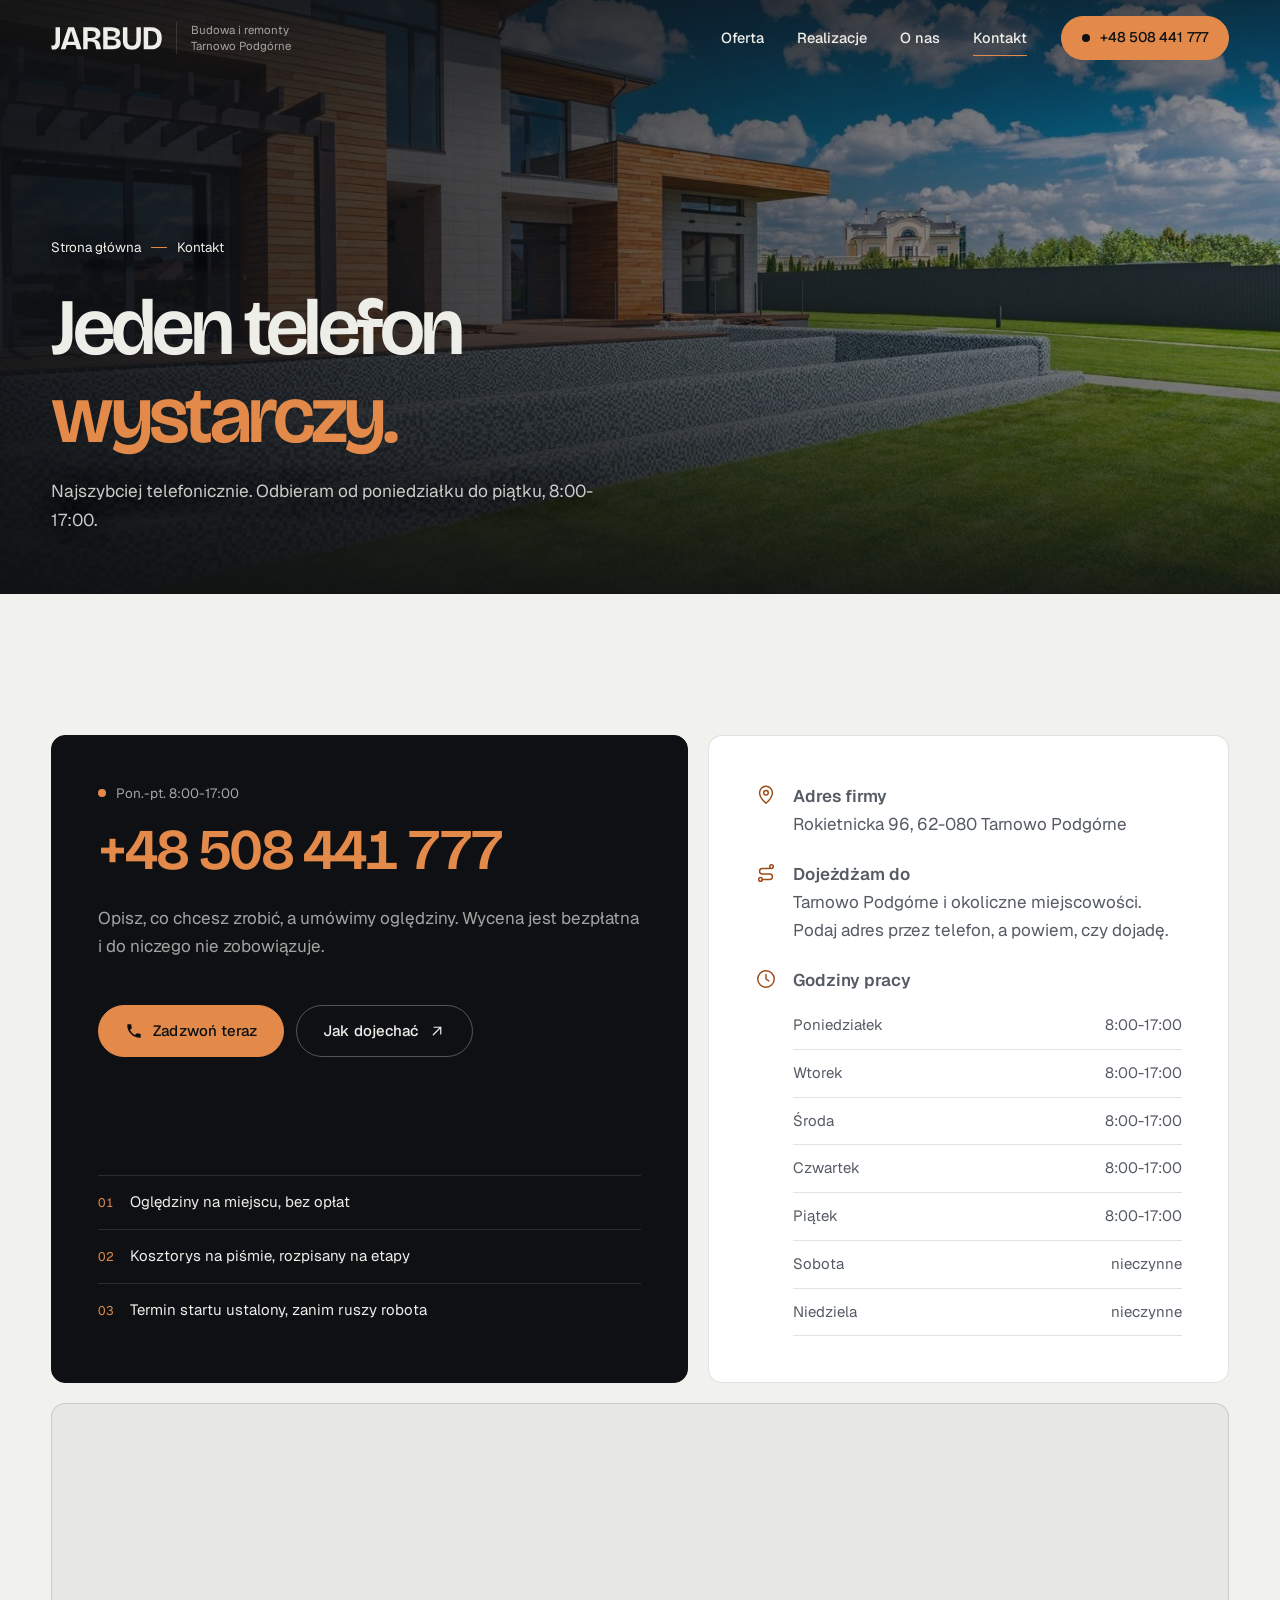
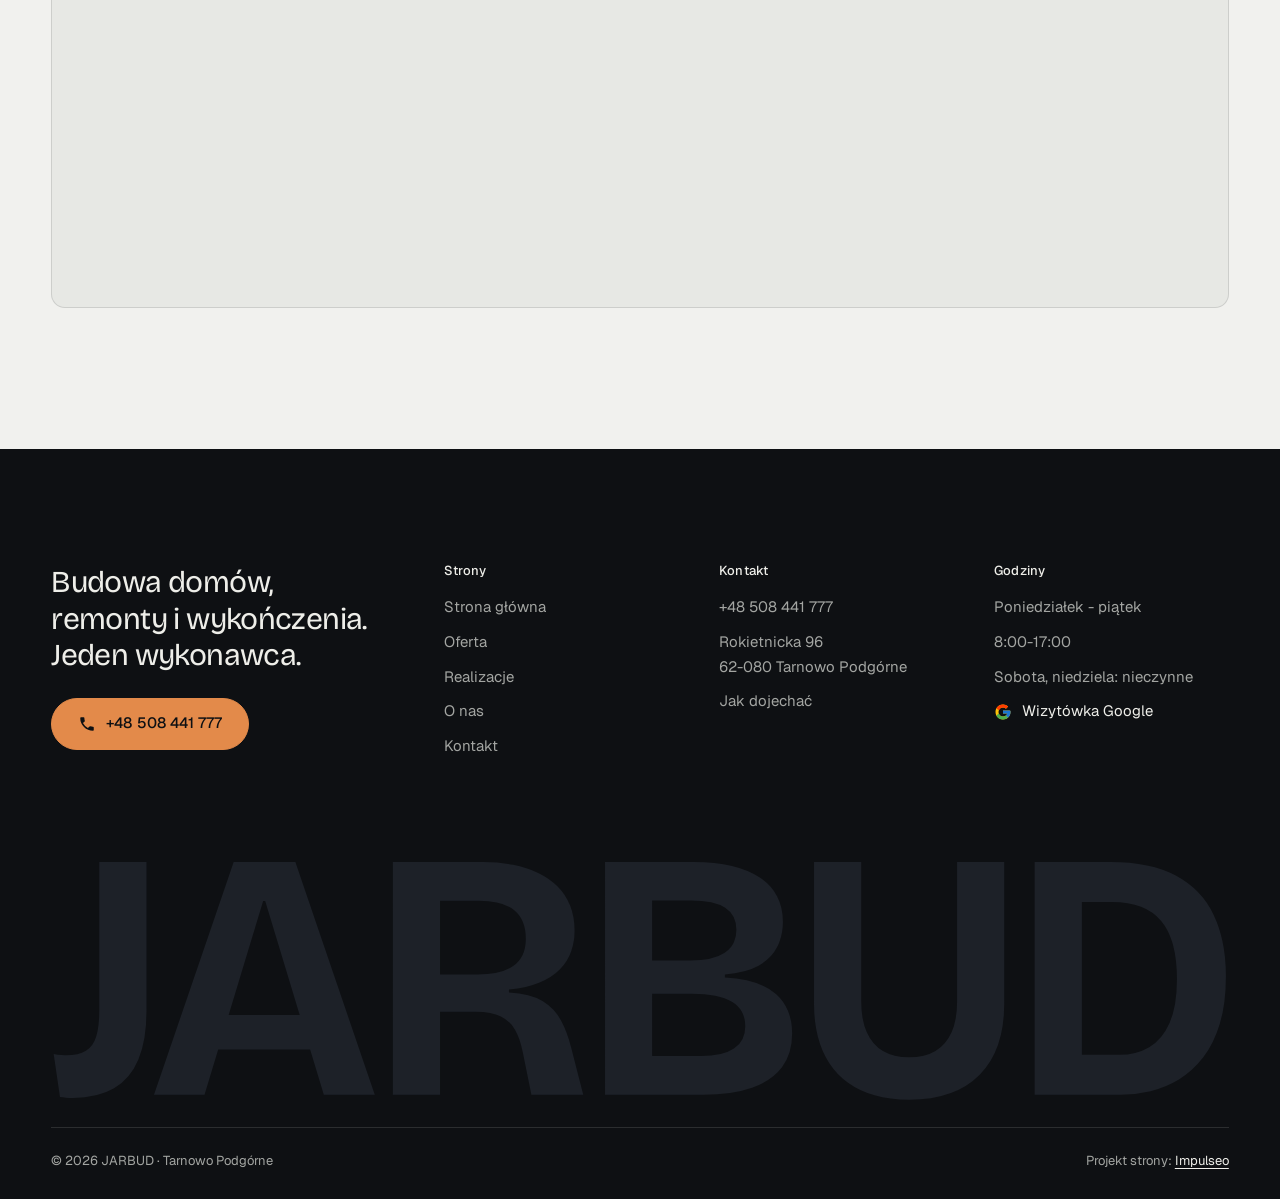
<file: kontakt.html>
<!DOCTYPE html>
<html lang="pl">
<head>
<meta charset="UTF-8">
<meta name="viewport" content="width=device-width, initial-scale=1.0">
<title>Kontakt - JARBUD, Rokietnicka 96, Tarnowo Podgórne</title>
<meta name="description" content="Telefon +48 508 441 777, pon.-pt. 8:00-17:00. JARBUD, Rokietnicka 96, 62-080 Tarnowo Podgórne. Bezpłatna wycena.">
<link rel="canonical" href="https://impulseo-pl.github.io/jarbud/kontakt.html">
<meta name="robots" content="noindex, nofollow">
<meta name="theme-color" content="#0E1013">
<meta property="og:type" content="website">
<meta property="og:locale" content="pl_PL">
<meta property="og:site_name" content="JARBUD">
<meta property="og:title" content="Kontakt - JARBUD, Rokietnicka 96, Tarnowo Podgórne">
<meta property="og:description" content="Telefon +48 508 441 777, pon.-pt. 8:00-17:00. JARBUD, Rokietnicka 96, 62-080 Tarnowo Podgórne. Bezpłatna wycena.">
<meta property="og:url" content="https://impulseo-pl.github.io/jarbud/kontakt.html">
<meta property="og:image" content="https://impulseo-pl.github.io/jarbud/img/og.jpg">
<meta property="og:image:width" content="1200">
<meta property="og:image:height" content="630">
<meta name="twitter:card" content="summary_large_image">
<script>(function(){var d=document.documentElement;d.classList.add('js');try{if(!window.matchMedia('(prefers-reduced-motion: reduce)').matches)d.classList.add('anim');}catch(e){}setTimeout(function(){if(!d.classList.contains('anim-ok'))d.classList.remove('anim');},3500);})();</script>

<link rel="preload" as="image" href="img/g10.jpg" fetchpriority="high">
<link rel="preconnect" href="https://fonts.googleapis.com">
<link rel="preconnect" href="https://fonts.gstatic.com" crossorigin>
<link href="https://fonts.googleapis.com/css2?family=Bricolage+Grotesque:opsz,wght@12..96,400..700&family=Geist:wght@400..600&display=swap" rel="stylesheet">
<link rel="stylesheet" href="assets/styles.css?v=20261030a">
<script src="assets/lenis.min.js?v=1.1.20" defer></script>
<script src="assets/main.js?v=20261030a" defer></script>
</head>
<body>
<a class="skip" href="#tresc">Przejdź do treści</a>
<header class="site-head">
<div class="head-in">
  <a class="brand" href="index.html" aria-label="JARBUD - strona główna">
    <span class="znak"><svg class="wm" viewBox="1 -700 3341 722" role="img" aria-label="JARBUD"><path pathLength="1" style="--i:0" d="M26.3 6.8 8.5 -115.7Q19.5 -113.2 30.3 -112.5Q41.1 -111.7 43.7 -111.7Q79.3 -111.7 100.1 -124.5Q120.9 -137.2 129.4 -165.7Q137.9 -194.3 137.9 -240.8V-660H271.9V-237.4Q271.9 -154.7 248.9 -100.1Q226 -45.4 179.7 -18.2Q133.5 9 63.1 9Q51 9 43.3 8.3Q35.7 7.5 26.3 6.8Z"/><path pathLength="1" style="--i:1" d="M293.1 0 519.2 -660H694.3L919.6 0H775L608.6 -549.8H602.9L436.5 0ZM411.2 -128.5V-225.9H817.5V-128.5Z"/><path pathLength="1" style="--i:2" d="M970.8 0V-660H1228Q1272.5 -660 1311.9 -652.4Q1351.3 -644.7 1383.2 -629.3Q1415.2 -613.9 1438.4 -590.7Q1461.6 -567.4 1474.1 -535.9Q1486.5 -504.4 1486.5 -464.7Q1486.5 -434.5 1476.7 -406.4Q1466.9 -378.4 1445 -355.7Q1423.2 -333.1 1387.3 -318.2Q1351.4 -303.3 1300.3 -298.3V-290.3Q1361.1 -287.1 1395.4 -266Q1429.7 -244.9 1448 -210.9Q1466.3 -176.9 1476.9 -133.3L1511.1 0H1363.9L1338.9 -123Q1331.8 -158.9 1317.8 -183.9Q1303.9 -208.9 1277.5 -222.2Q1251.2 -235.5 1206.5 -235.5H1104.8V0ZM1104.8 -341.1H1211.9Q1278.3 -341.1 1313.2 -365.8Q1348.1 -390.5 1348.1 -442.3Q1348.1 -496.8 1315.3 -523.7Q1282.6 -550.5 1216.1 -550.5H1104.8Z"/><path pathLength="1" style="--i:3" d="M1572.8 0V-660H1825.2Q1886.2 -660 1932.9 -648.9Q1979.6 -637.7 2011.9 -616.2Q2044.2 -594.7 2060.9 -563.3Q2077.6 -531.8 2077.6 -490.1Q2077.6 -451.2 2061.2 -418.8Q2044.9 -386.4 2008.5 -366.2Q1972.1 -346.1 1912.9 -341.3V-332.6Q2011.7 -327.1 2057.8 -285.7Q2103.8 -244.4 2103.8 -173.5Q2103.8 -116.1 2074.9 -77.8Q2045.9 -39.5 1990 -19.8Q1934.1 0 1850.7 0ZM1706.5 -109.5H1845.6Q1906.7 -109.5 1938.7 -130.9Q1970.7 -152.3 1970.7 -193.8Q1970.7 -240.9 1933 -263.6Q1895.2 -286.4 1819.7 -286.4H1706.5ZM1706.5 -380.7H1814.9Q1879.6 -380.7 1912.5 -402.7Q1945.5 -424.8 1945.5 -467.9Q1945.5 -510.1 1913.8 -530.7Q1882.1 -551.3 1817.5 -551.3H1706.5Z"/><path pathLength="1" style="--i:4" d="M2435.4 14.3Q2381.3 14.3 2337.9 1.8Q2294.5 -10.7 2262.4 -34Q2230.3 -57.3 2208.8 -90.3Q2187.3 -123.3 2176.6 -165.4Q2165.8 -207.5 2165.8 -257.3V-660H2299.8V-264.8Q2299.8 -212.7 2315.6 -177.2Q2331.4 -141.6 2361.4 -123.8Q2391.5 -106 2435.4 -106Q2480.6 -106 2510.5 -123.9Q2540.4 -141.9 2556.1 -177.1Q2571.7 -212.3 2571.7 -264.8V-660H2705.5V-257.3Q2705.5 -127.3 2635.9 -56.5Q2566.3 14.3 2435.4 14.3Z"/><path pathLength="1" style="--i:5" d="M2855.1 0V-113.1H3032.3Q3080.1 -113.1 3116.9 -134.7Q3153.7 -156.3 3174.6 -203.4Q3195.5 -250.5 3195.5 -328Q3195.5 -383.7 3184.4 -424.9Q3173.3 -466.1 3150.8 -493.2Q3128.3 -520.2 3093.7 -533.5Q3059.1 -546.9 3011.5 -546.9H2855.1V-660H3006.4Q3120.7 -660 3193.3 -621Q3265.8 -582 3300.1 -509.5Q3334.5 -437 3334.5 -336.3Q3334.5 -258.3 3317.2 -201.3Q3300 -144.3 3269.7 -105.3Q3239.3 -66.3 3201.1 -43.3Q3162.9 -20.3 3120.3 -10.1Q3077.6 0 3035.9 0ZM2791.8 0V-660H2925.8V0Z"/></svg></span>
    <span class="brand-sub">Budowa i&nbsp;remonty<br>Tarnowo Podgórne</span>
  </a>
  <nav class="nav-links" aria-label="Menu główne">
    <a class="nl" href="oferta.html">Oferta</a><a class="nl" href="realizacje.html">Realizacje</a><a class="nl" href="o-nas.html">O&nbsp;nas</a><a class="nl" href="kontakt.html" aria-current="page">Kontakt</a>
    <a class="btn btn-copper nav-cta" href="tel:+48508441777"><span class="live" aria-hidden="true"></span>+48 508 441 777</a>
  </nav>
  <button class="burger" type="button" aria-label="Otwórz menu" aria-expanded="false" aria-controls="mnav"><span></span><span></span></button>
</div>
</header>

<div class="mnav" id="mnav">
  <div class="mnav-in">
    <a class="ml" href="index.html">Strona główna</a><a class="ml" href="oferta.html">Oferta</a><a class="ml" href="realizacje.html">Realizacje</a><a class="ml" href="o-nas.html">O&nbsp;nas</a><a class="ml" href="kontakt.html" aria-current="page">Kontakt</a>
    <div class="mnav-foot">
      <span>Pon.-pt. 8:00-17:00, Tarnowo Podgórne i&nbsp;okolice</span>
      <a class="btn btn-copper" href="tel:+48508441777"><svg class="ico" width="16" height="16" viewBox="0 0 24 24" fill="none" aria-hidden="true"><path d="M6.6 10.8a15.5 15.5 0 0 0 6.6 6.6l2.2-2.2a1 1 0 0 1 1-.24 11.4 11.4 0 0 0 3.6.58 1 1 0 0 1 1 1V20a1 1 0 0 1-1 1A17 17 0 0 1 3 4a1 1 0 0 1 1-1h3.5a1 1 0 0 1 1 1c0 1.25.2 2.46.58 3.6a1 1 0 0 1-.25 1l-2.23 2.2Z" fill="currentColor"/></svg>+48 508 441 777</a>
    </div>
  </div>
</div>
<main id="tresc">

<section class="pagehead">
  <div class="pagehead-media"><img src="img/g10.jpg" alt="Nowoczesny dom jednorodzinny z trawnikiem" width="1600" height="1068" decoding="async" fetchpriority="high"></div>
  <div class="ph-in">
    <p class="crumb up" style="--d:0"><a href="index.html">Strona główna</a><span class="sl" aria-hidden="true"></span>Kontakt</p>
    <h1><span class="ln"><span class="ln-i" style="--k:0">Jeden telefon</span></span><span class="ln"><span class="ln-i" style="--k:1"><em>wystarczy.</em></span></span></h1>
    <p class="ph-lead up" style="--d:300">Najszybciej telefonicznie. Odbieram od poniedziałku do piątku, 8:00-17:00.</p>
  </div>
</section>

<section class="sec">
  <div class="wrap">
    <div class="k-grid">
      <div class="k-card dark rv">
        <span class="lbl"><span class="live" aria-hidden="true"></span>Pon.-pt. 8:00-17:00</span>
        <a class="k-phone" href="tel:+48508441777">+48 508 441 777</a>
        <p>Opisz, co chcesz zrobić, a&nbsp;umówimy oględziny. Wycena jest bezpłatna i&nbsp;do niczego nie zobowiązuje.</p>
        <div class="cta-row" style="margin-top:28px">
          <a class="btn btn-copper" href="tel:+48508441777"><svg class="ico" width="16" height="16" viewBox="0 0 24 24" fill="none" aria-hidden="true"><path d="M6.6 10.8a15.5 15.5 0 0 0 6.6 6.6l2.2-2.2a1 1 0 0 1 1-.24 11.4 11.4 0 0 0 3.6.58 1 1 0 0 1 1 1V20a1 1 0 0 1-1 1A17 17 0 0 1 3 4a1 1 0 0 1 1-1h3.5a1 1 0 0 1 1 1c0 1.25.2 2.46.58 3.6a1 1 0 0 1-.25 1l-2.23 2.2Z" fill="currentColor"/></svg>Zadzwoń teraz</a>
          <a class="btn btn-ghost" href="https://maps.google.com/?cid=8254359090110620049" target="_blank" rel="noopener">Jak dojechać<svg class="ico" width="18" height="18" viewBox="0 0 24 24" fill="none" stroke="currentColor" stroke-width="1.6" stroke-linecap="round" stroke-linejoin="round" aria-hidden="true"><path d="M7 17 17 7M8 7h9v9"/></svg></a>
        </div>
        <ol class="k-next">
          <li><span>01</span>Oględziny na miejscu, bez opłat</li>
          <li><span>02</span>Kosztorys na piśmie, rozpisany na etapy</li>
          <li><span>03</span>Termin startu ustalony, zanim ruszy robota</li>
        </ol>
      </div>
      <div class="k-card rv" style="--d:120">
        <ul class="k-list">
          <li><svg class="ico" width="24" height="24" viewBox="0 0 24 24" fill="none" stroke="currentColor" stroke-width="1.6" stroke-linecap="round" stroke-linejoin="round" aria-hidden="true"><path d="M12 21s-7-6.2-7-11.5A7 7 0 0 1 19 9.5C19 14.8 12 21 12 21z"/><circle cx="12" cy="9.5" r="2.5"/></svg><span><b>Adres firmy</b>Rokietnicka 96, 62-080 Tarnowo Podgórne</span></li>
          <li><svg class="ico" width="24" height="24" viewBox="0 0 24 24" fill="none" stroke="currentColor" stroke-width="1.6" stroke-linecap="round" stroke-linejoin="round" aria-hidden="true"><circle cx="6" cy="19" r="2"/><circle cx="18" cy="5" r="2"/><path d="M8 19h8a3 3 0 0 0 0-6H8a3 3 0 0 1 0-6h8"/></svg><span><b>Dojeżdżam do</b>Tarnowo Podgórne i&nbsp;okoliczne miejscowości. Podaj adres przez telefon, a&nbsp;powiem, czy dojadę.</span></li>
          <li><svg class="ico" width="24" height="24" viewBox="0 0 24 24" fill="none" stroke="currentColor" stroke-width="1.6" stroke-linecap="round" stroke-linejoin="round" aria-hidden="true"><circle cx="12" cy="12" r="9"/><path d="M12 7v5l3 2"/></svg><span><b>Godziny pracy</b>
            <ul class="hours"><li><span>Poniedziałek</span><span>8:00-17:00</span></li><li><span>Wtorek</span><span>8:00-17:00</span></li><li><span>Środa</span><span>8:00-17:00</span></li><li><span>Czwartek</span><span>8:00-17:00</span></li><li><span>Piątek</span><span>8:00-17:00</span></li><li><span>Sobota</span><span>nieczynne</span></li><li><span>Niedziela</span><span>nieczynne</span></li></ul></span></li>
        </ul>
      </div>
    </div>
    <div class="map map-lg rv">
      <iframe title="Mapa dojazdu - JARBUD, Tarnowo Podgórne" src="https://maps.google.com/maps?q=52.4738238,16.7011405&z=12&output=embed" loading="lazy" referrerpolicy="no-referrer-when-downgrade"></iframe>
    </div>
  </div>
</section>
</main>
<footer class="site-foot">
  <div class="wrap">
    <div class="foot-top">
      <div>
        <p class="foot-claim">Budowa domów, remonty i&nbsp;wykończenia. Jeden wykonawca.</p>
        <a class="btn btn-copper" href="tel:+48508441777"><svg class="ico" width="16" height="16" viewBox="0 0 24 24" fill="none" aria-hidden="true"><path d="M6.6 10.8a15.5 15.5 0 0 0 6.6 6.6l2.2-2.2a1 1 0 0 1 1-.24 11.4 11.4 0 0 0 3.6.58 1 1 0 0 1 1 1V20a1 1 0 0 1-1 1A17 17 0 0 1 3 4a1 1 0 0 1 1-1h3.5a1 1 0 0 1 1 1c0 1.25.2 2.46.58 3.6a1 1 0 0 1-.25 1l-2.23 2.2Z" fill="currentColor"/></svg>+48 508 441 777</a>
      </div>
      <div>
        <h4>Strony</h4>
        <ul><li><a href="index.html">Strona główna</a></li><li><a href="oferta.html">Oferta</a></li><li><a href="realizacje.html">Realizacje</a></li><li><a href="o-nas.html">O&nbsp;nas</a></li><li><a href="kontakt.html">Kontakt</a></li></ul>
      </div>
      <div>
        <h4>Kontakt</h4>
        <ul>
          <li><a href="tel:+48508441777">+48 508 441 777</a></li>
          <li>Rokietnicka 96<br>62-080 Tarnowo Podgórne</li>
          <li><a href="https://maps.google.com/?cid=8254359090110620049" target="_blank" rel="noopener">Jak dojechać</a></li>
        </ul>
      </div>
      <div>
        <h4>Godziny</h4>
        <ul>
          <li>Poniedziałek - piątek</li>
          <li>8:00-17:00</li>
          <li>Sobota, niedziela: nieczynne</li>
          <li><a class="soc" href="https://maps.google.com/?cid=8254359090110620049" target="_blank" rel="noopener" aria-label="Wizytówka JARBUD w Google"><svg class="g-logo" viewBox="0 0 48 48" aria-hidden="true"><path fill="#FFC107" d="M43.6 20.5H42V20H24v8h11.3C33.7 32.7 29.2 36 24 36c-6.6 0-12-5.4-12-12s5.4-12 12-12c3.1 0 5.8 1.2 7.9 3.1l5.7-5.7C34 6.1 29.3 4 24 4 12.9 4 4 12.9 4 24s8.9 20 20 20 20-8.9 20-20c0-1.3-.1-2.4-.4-3.5z"/><path fill="#FF3D00" d="m6.3 14.7 6.6 4.8C14.7 15.1 19 12 24 12c3.1 0 5.8 1.2 7.9 3.1l5.7-5.7C34 6.1 29.3 4 24 4 16.3 4 9.7 8.3 6.3 14.7z"/><path fill="#4CAF50" d="M24 44c5.2 0 9.9-2 13.4-5.2l-6.2-5.2A11.9 11.9 0 0 1 24 36c-5.2 0-9.6-3.3-11.3-7.9l-6.5 5C9.5 39.6 16.2 44 24 44z"/><path fill="#1976D2" d="M43.6 20.5H42V20H24v8h11.3a12 12 0 0 1-4.1 5.6l6.2 5.2C37 39.2 44 34 44 24c0-1.3-.1-2.4-.4-3.5z"/></svg>Wizytówka Google</a></li>
        </ul>
      </div>
    </div>
    <div class="foot-mark" aria-hidden="true"><svg class="wm-foot" viewBox="1 -700 3341 722" aria-hidden="true" focusable="false"><path style="--i:0" d="M26.3 6.8 8.5 -115.7Q19.5 -113.2 30.3 -112.5Q41.1 -111.7 43.7 -111.7Q79.3 -111.7 100.1 -124.5Q120.9 -137.2 129.4 -165.7Q137.9 -194.3 137.9 -240.8V-660H271.9V-237.4Q271.9 -154.7 248.9 -100.1Q226 -45.4 179.7 -18.2Q133.5 9 63.1 9Q51 9 43.3 8.3Q35.7 7.5 26.3 6.8Z"/><path style="--i:1" d="M293.1 0 519.2 -660H694.3L919.6 0H775L608.6 -549.8H602.9L436.5 0ZM411.2 -128.5V-225.9H817.5V-128.5Z"/><path style="--i:2" d="M970.8 0V-660H1228Q1272.5 -660 1311.9 -652.4Q1351.3 -644.7 1383.2 -629.3Q1415.2 -613.9 1438.4 -590.7Q1461.6 -567.4 1474.1 -535.9Q1486.5 -504.4 1486.5 -464.7Q1486.5 -434.5 1476.7 -406.4Q1466.9 -378.4 1445 -355.7Q1423.2 -333.1 1387.3 -318.2Q1351.4 -303.3 1300.3 -298.3V-290.3Q1361.1 -287.1 1395.4 -266Q1429.7 -244.9 1448 -210.9Q1466.3 -176.9 1476.9 -133.3L1511.1 0H1363.9L1338.9 -123Q1331.8 -158.9 1317.8 -183.9Q1303.9 -208.9 1277.5 -222.2Q1251.2 -235.5 1206.5 -235.5H1104.8V0ZM1104.8 -341.1H1211.9Q1278.3 -341.1 1313.2 -365.8Q1348.1 -390.5 1348.1 -442.3Q1348.1 -496.8 1315.3 -523.7Q1282.6 -550.5 1216.1 -550.5H1104.8Z"/><path style="--i:3" d="M1572.8 0V-660H1825.2Q1886.2 -660 1932.9 -648.9Q1979.6 -637.7 2011.9 -616.2Q2044.2 -594.7 2060.9 -563.3Q2077.6 -531.8 2077.6 -490.1Q2077.6 -451.2 2061.2 -418.8Q2044.9 -386.4 2008.5 -366.2Q1972.1 -346.1 1912.9 -341.3V-332.6Q2011.7 -327.1 2057.8 -285.7Q2103.8 -244.4 2103.8 -173.5Q2103.8 -116.1 2074.9 -77.8Q2045.9 -39.5 1990 -19.8Q1934.1 0 1850.7 0ZM1706.5 -109.5H1845.6Q1906.7 -109.5 1938.7 -130.9Q1970.7 -152.3 1970.7 -193.8Q1970.7 -240.9 1933 -263.6Q1895.2 -286.4 1819.7 -286.4H1706.5ZM1706.5 -380.7H1814.9Q1879.6 -380.7 1912.5 -402.7Q1945.5 -424.8 1945.5 -467.9Q1945.5 -510.1 1913.8 -530.7Q1882.1 -551.3 1817.5 -551.3H1706.5Z"/><path style="--i:4" d="M2435.4 14.3Q2381.3 14.3 2337.9 1.8Q2294.5 -10.7 2262.4 -34Q2230.3 -57.3 2208.8 -90.3Q2187.3 -123.3 2176.6 -165.4Q2165.8 -207.5 2165.8 -257.3V-660H2299.8V-264.8Q2299.8 -212.7 2315.6 -177.2Q2331.4 -141.6 2361.4 -123.8Q2391.5 -106 2435.4 -106Q2480.6 -106 2510.5 -123.9Q2540.4 -141.9 2556.1 -177.1Q2571.7 -212.3 2571.7 -264.8V-660H2705.5V-257.3Q2705.5 -127.3 2635.9 -56.5Q2566.3 14.3 2435.4 14.3Z"/><path style="--i:5" d="M2855.1 0V-113.1H3032.3Q3080.1 -113.1 3116.9 -134.7Q3153.7 -156.3 3174.6 -203.4Q3195.5 -250.5 3195.5 -328Q3195.5 -383.7 3184.4 -424.9Q3173.3 -466.1 3150.8 -493.2Q3128.3 -520.2 3093.7 -533.5Q3059.1 -546.9 3011.5 -546.9H2855.1V-660H3006.4Q3120.7 -660 3193.3 -621Q3265.8 -582 3300.1 -509.5Q3334.5 -437 3334.5 -336.3Q3334.5 -258.3 3317.2 -201.3Q3300 -144.3 3269.7 -105.3Q3239.3 -66.3 3201.1 -43.3Q3162.9 -20.3 3120.3 -10.1Q3077.6 0 3035.9 0ZM2791.8 0V-660H2925.8V0Z"/></svg></div>
    <div class="foot-bottom">
      <span>© 2026 JARBUD · Tarnowo Podgórne</span>
      <span>Projekt strony: <a class="foot-credit" href="https://impulseo.pl" target="_blank" rel="noopener">Impulseo</a></span>
    </div>
  </div>
</footer>
<div class="sticky-call">
  <a class="btn btn-copper" href="tel:+48508441777"><svg class="ico" width="16" height="16" viewBox="0 0 24 24" fill="none" aria-hidden="true"><path d="M6.6 10.8a15.5 15.5 0 0 0 6.6 6.6l2.2-2.2a1 1 0 0 1 1-.24 11.4 11.4 0 0 0 3.6.58 1 1 0 0 1 1 1V20a1 1 0 0 1-1 1A17 17 0 0 1 3 4a1 1 0 0 1 1-1h3.5a1 1 0 0 1 1 1c0 1.25.2 2.46.58 3.6a1 1 0 0 1-.25 1l-2.23 2.2Z" fill="currentColor"/></svg>Zadzwoń</a>
  <a class="btn btn-ghost" href="kontakt.html">Kontakt i&nbsp;dojazd</a>
</div>
</body>
</html>
</file>
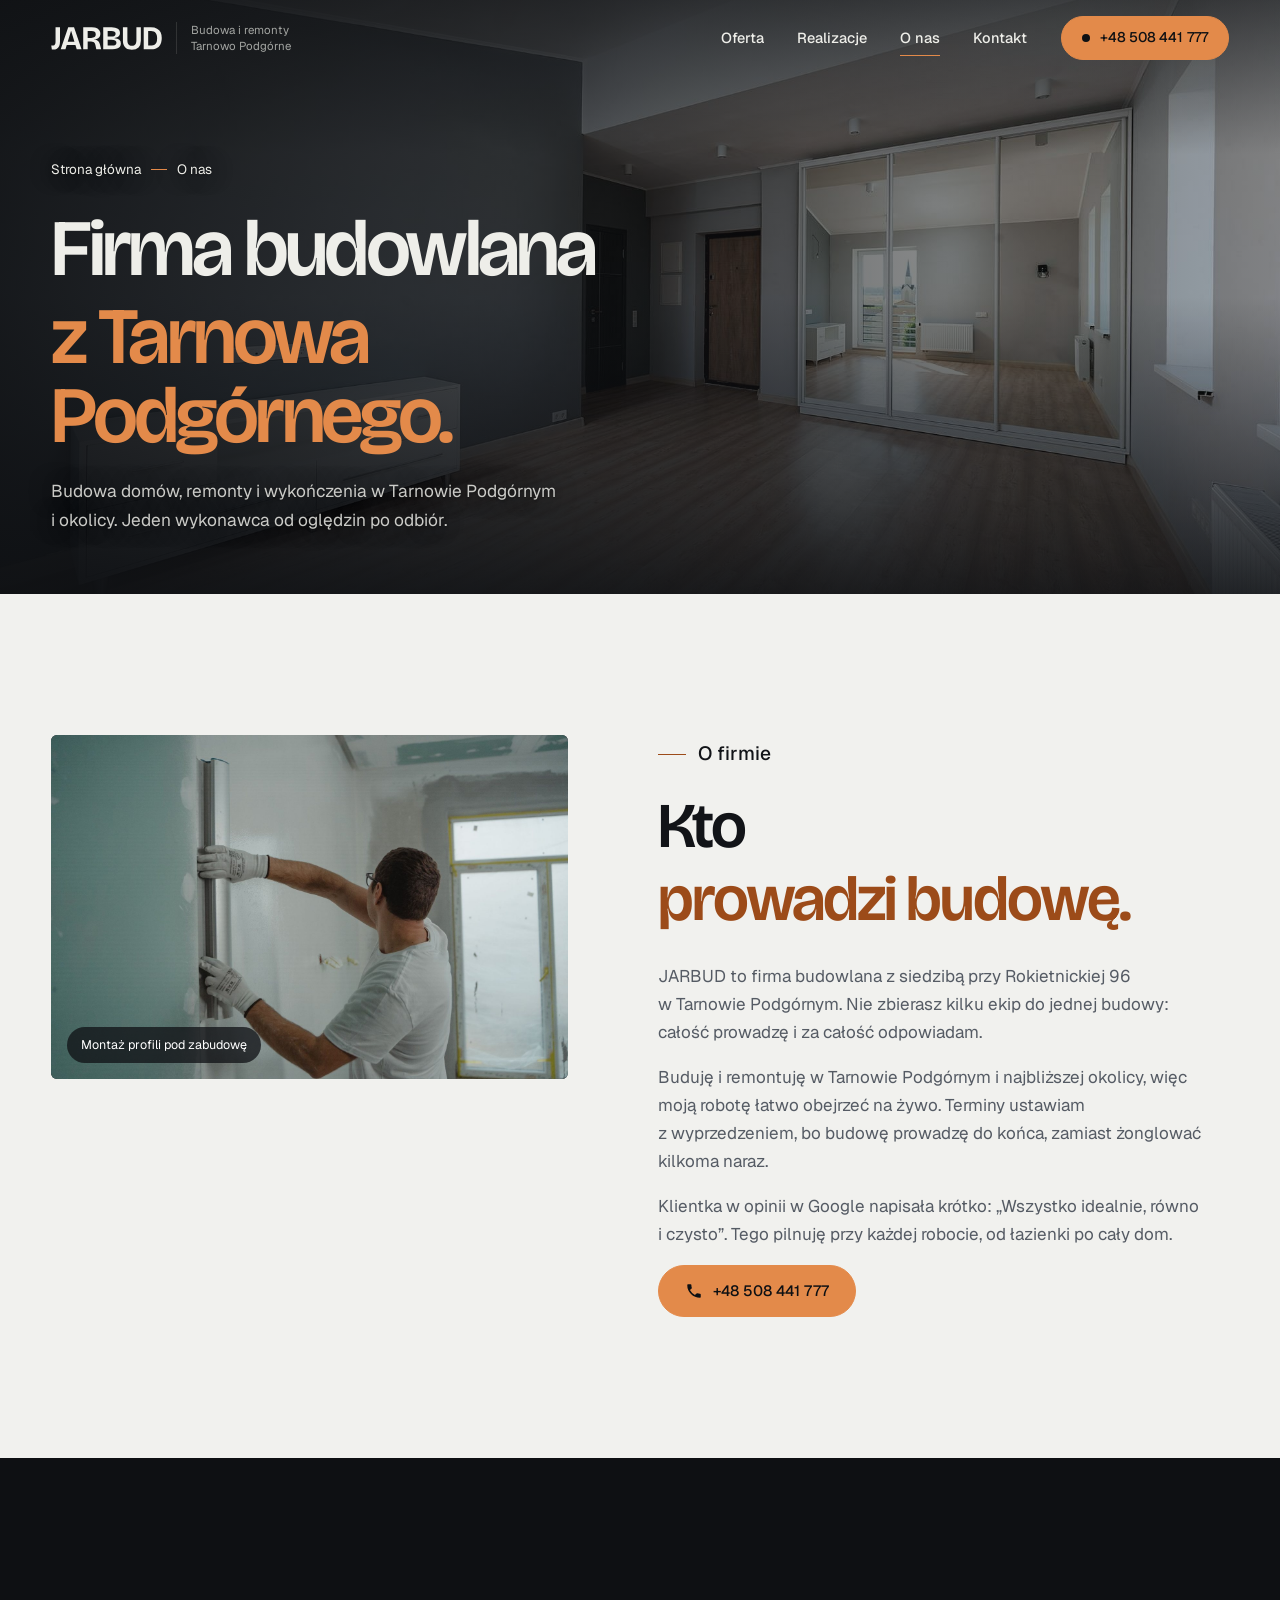
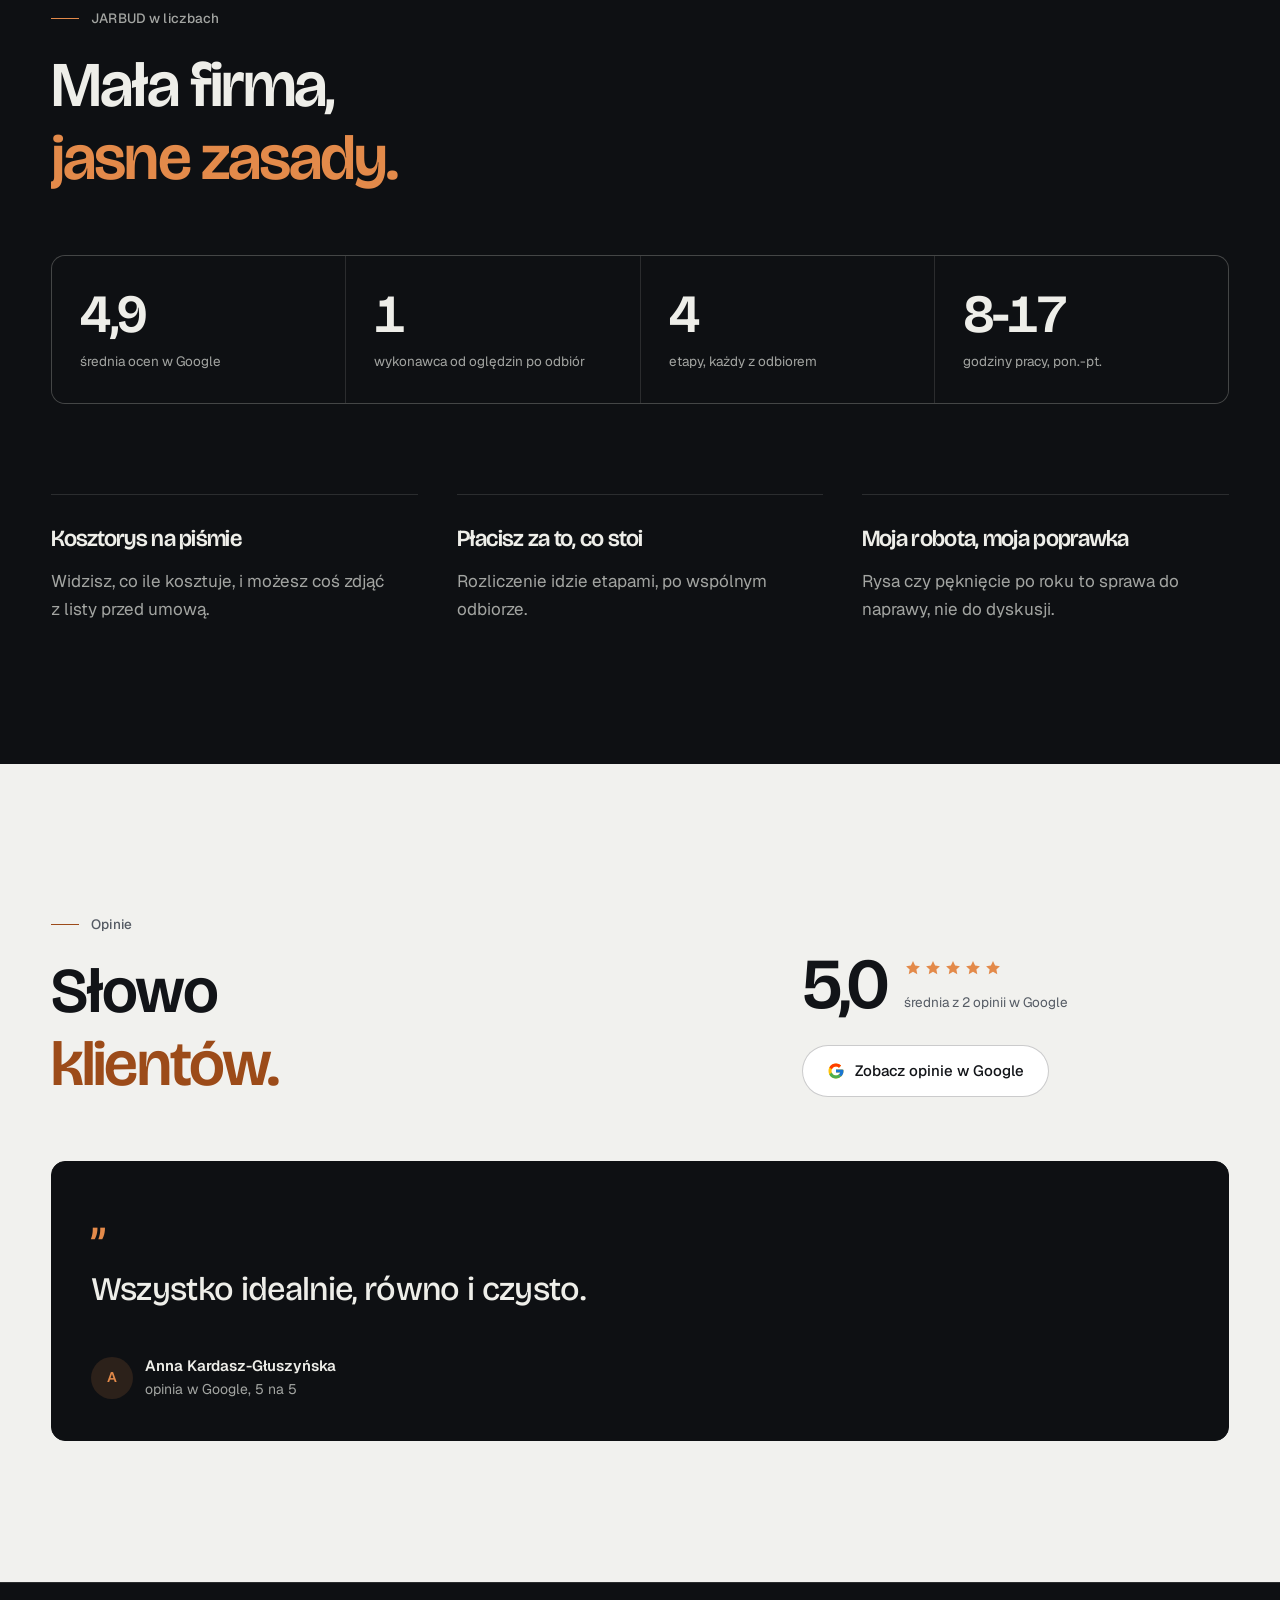
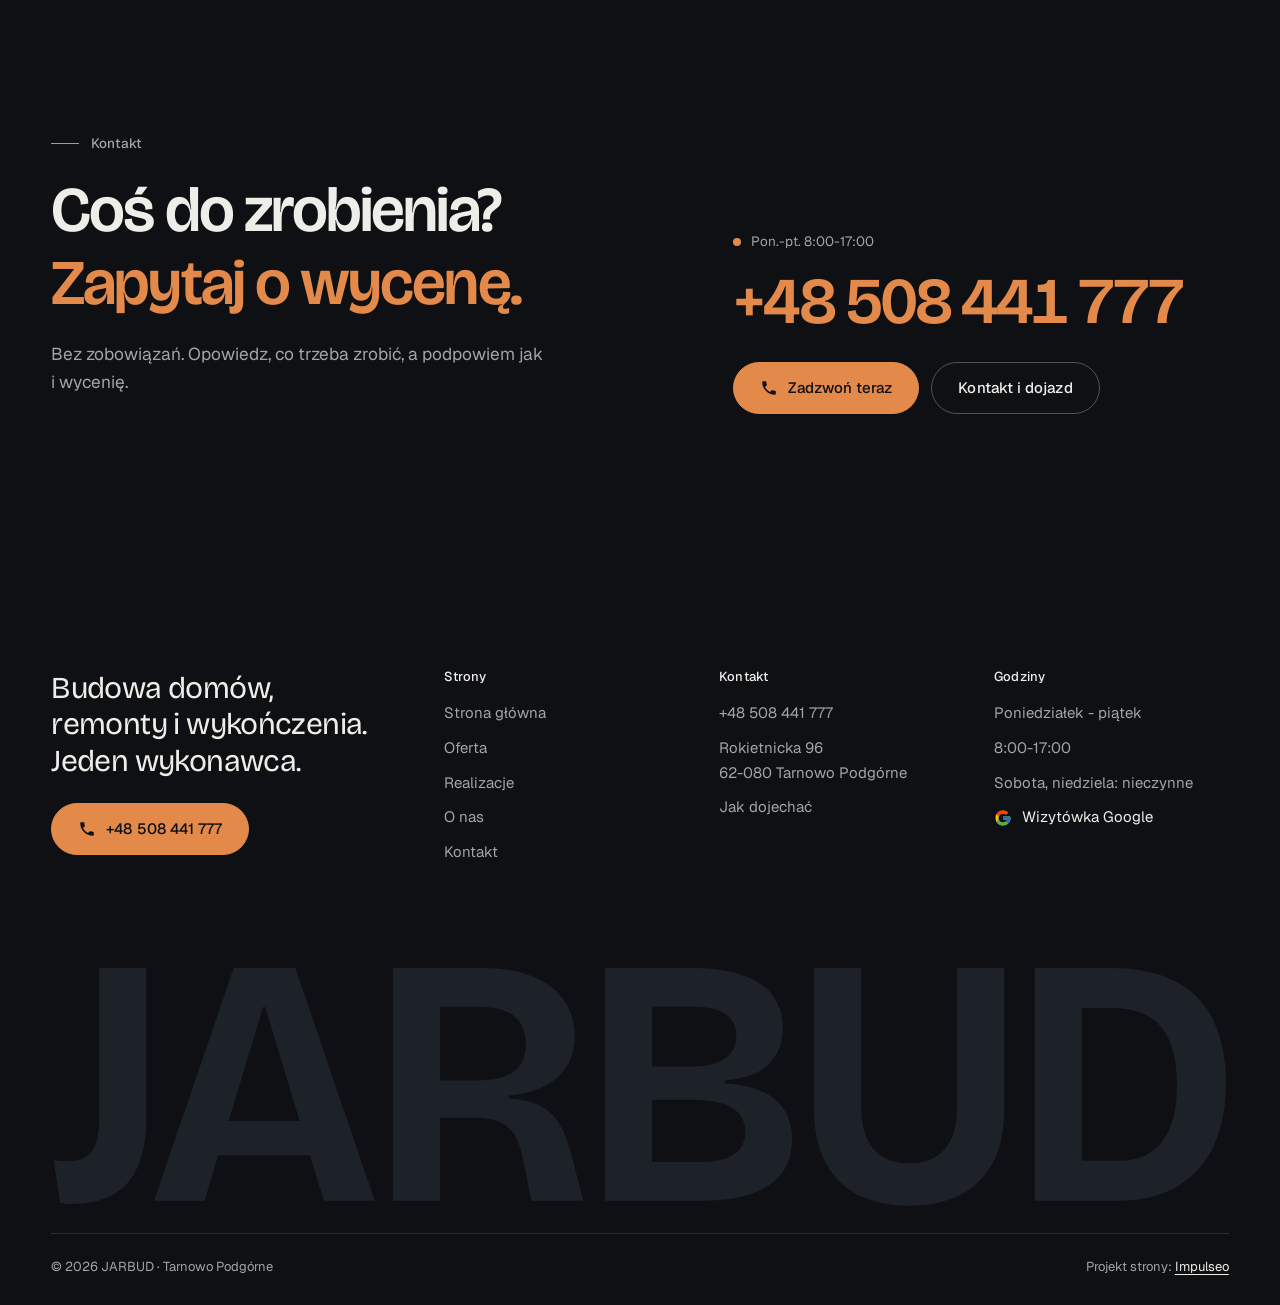
<file: o-nas.html>
<!DOCTYPE html>
<html lang="pl">
<head>
<meta charset="UTF-8">
<meta name="viewport" content="width=device-width, initial-scale=1.0">
<title>O&nbsp;nas - JARBUD, firma budowlana z Tarnowa Podgórnego</title>
<meta name="description" content="JARBUD to firma budowlana z Tarnowa Podgórnego, Rokietnicka 96. Budowa domów, remonty i wykończenia. Jeden wykonawca od oględzin po odbiór.">
<link rel="canonical" href="https://impulseo-pl.github.io/jarbud/o-nas.html">
<meta name="robots" content="noindex, nofollow">
<meta name="theme-color" content="#0E1013">
<meta property="og:type" content="website">
<meta property="og:locale" content="pl_PL">
<meta property="og:site_name" content="JARBUD">
<meta property="og:title" content="O nas - JARBUD, firma budowlana z Tarnowa Podgórnego">
<meta property="og:description" content="JARBUD to firma budowlana z Tarnowa Podgórnego, Rokietnicka 96. Budowa domów, remonty i wykończenia. Jeden wykonawca od oględzin po odbiór.">
<meta property="og:url" content="https://impulseo-pl.github.io/jarbud/o-nas.html">
<meta property="og:image" content="https://impulseo-pl.github.io/jarbud/img/og.jpg">
<meta property="og:image:width" content="1200">
<meta property="og:image:height" content="630">
<meta name="twitter:card" content="summary_large_image">
<script>(function(){var d=document.documentElement;d.classList.add('js');try{if(!window.matchMedia('(prefers-reduced-motion: reduce)').matches)d.classList.add('anim');}catch(e){}setTimeout(function(){if(!d.classList.contains('anim-ok'))d.classList.remove('anim');},3500);})();</script>

<link rel="preload" as="image" href="img/g5.jpg" fetchpriority="high">
<link rel="preconnect" href="https://fonts.googleapis.com">
<link rel="preconnect" href="https://fonts.gstatic.com" crossorigin>
<link href="https://fonts.googleapis.com/css2?family=Bricolage+Grotesque:opsz,wght@12..96,400..700&family=Geist:wght@400..600&display=swap" rel="stylesheet">
<link rel="stylesheet" href="assets/styles.css?v=20261030a">
<script src="assets/lenis.min.js?v=1.1.20" defer></script>
<script src="assets/main.js?v=20261030a" defer></script>
</head>
<body>
<a class="skip" href="#tresc">Przejdź do treści</a>
<header class="site-head">
<div class="head-in">
  <a class="brand" href="index.html" aria-label="JARBUD - strona główna">
    <span class="znak"><svg class="wm" viewBox="1 -700 3341 722" role="img" aria-label="JARBUD"><path pathLength="1" style="--i:0" d="M26.3 6.8 8.5 -115.7Q19.5 -113.2 30.3 -112.5Q41.1 -111.7 43.7 -111.7Q79.3 -111.7 100.1 -124.5Q120.9 -137.2 129.4 -165.7Q137.9 -194.3 137.9 -240.8V-660H271.9V-237.4Q271.9 -154.7 248.9 -100.1Q226 -45.4 179.7 -18.2Q133.5 9 63.1 9Q51 9 43.3 8.3Q35.7 7.5 26.3 6.8Z"/><path pathLength="1" style="--i:1" d="M293.1 0 519.2 -660H694.3L919.6 0H775L608.6 -549.8H602.9L436.5 0ZM411.2 -128.5V-225.9H817.5V-128.5Z"/><path pathLength="1" style="--i:2" d="M970.8 0V-660H1228Q1272.5 -660 1311.9 -652.4Q1351.3 -644.7 1383.2 -629.3Q1415.2 -613.9 1438.4 -590.7Q1461.6 -567.4 1474.1 -535.9Q1486.5 -504.4 1486.5 -464.7Q1486.5 -434.5 1476.7 -406.4Q1466.9 -378.4 1445 -355.7Q1423.2 -333.1 1387.3 -318.2Q1351.4 -303.3 1300.3 -298.3V-290.3Q1361.1 -287.1 1395.4 -266Q1429.7 -244.9 1448 -210.9Q1466.3 -176.9 1476.9 -133.3L1511.1 0H1363.9L1338.9 -123Q1331.8 -158.9 1317.8 -183.9Q1303.9 -208.9 1277.5 -222.2Q1251.2 -235.5 1206.5 -235.5H1104.8V0ZM1104.8 -341.1H1211.9Q1278.3 -341.1 1313.2 -365.8Q1348.1 -390.5 1348.1 -442.3Q1348.1 -496.8 1315.3 -523.7Q1282.6 -550.5 1216.1 -550.5H1104.8Z"/><path pathLength="1" style="--i:3" d="M1572.8 0V-660H1825.2Q1886.2 -660 1932.9 -648.9Q1979.6 -637.7 2011.9 -616.2Q2044.2 -594.7 2060.9 -563.3Q2077.6 -531.8 2077.6 -490.1Q2077.6 -451.2 2061.2 -418.8Q2044.9 -386.4 2008.5 -366.2Q1972.1 -346.1 1912.9 -341.3V-332.6Q2011.7 -327.1 2057.8 -285.7Q2103.8 -244.4 2103.8 -173.5Q2103.8 -116.1 2074.9 -77.8Q2045.9 -39.5 1990 -19.8Q1934.1 0 1850.7 0ZM1706.5 -109.5H1845.6Q1906.7 -109.5 1938.7 -130.9Q1970.7 -152.3 1970.7 -193.8Q1970.7 -240.9 1933 -263.6Q1895.2 -286.4 1819.7 -286.4H1706.5ZM1706.5 -380.7H1814.9Q1879.6 -380.7 1912.5 -402.7Q1945.5 -424.8 1945.5 -467.9Q1945.5 -510.1 1913.8 -530.7Q1882.1 -551.3 1817.5 -551.3H1706.5Z"/><path pathLength="1" style="--i:4" d="M2435.4 14.3Q2381.3 14.3 2337.9 1.8Q2294.5 -10.7 2262.4 -34Q2230.3 -57.3 2208.8 -90.3Q2187.3 -123.3 2176.6 -165.4Q2165.8 -207.5 2165.8 -257.3V-660H2299.8V-264.8Q2299.8 -212.7 2315.6 -177.2Q2331.4 -141.6 2361.4 -123.8Q2391.5 -106 2435.4 -106Q2480.6 -106 2510.5 -123.9Q2540.4 -141.9 2556.1 -177.1Q2571.7 -212.3 2571.7 -264.8V-660H2705.5V-257.3Q2705.5 -127.3 2635.9 -56.5Q2566.3 14.3 2435.4 14.3Z"/><path pathLength="1" style="--i:5" d="M2855.1 0V-113.1H3032.3Q3080.1 -113.1 3116.9 -134.7Q3153.7 -156.3 3174.6 -203.4Q3195.5 -250.5 3195.5 -328Q3195.5 -383.7 3184.4 -424.9Q3173.3 -466.1 3150.8 -493.2Q3128.3 -520.2 3093.7 -533.5Q3059.1 -546.9 3011.5 -546.9H2855.1V-660H3006.4Q3120.7 -660 3193.3 -621Q3265.8 -582 3300.1 -509.5Q3334.5 -437 3334.5 -336.3Q3334.5 -258.3 3317.2 -201.3Q3300 -144.3 3269.7 -105.3Q3239.3 -66.3 3201.1 -43.3Q3162.9 -20.3 3120.3 -10.1Q3077.6 0 3035.9 0ZM2791.8 0V-660H2925.8V0Z"/></svg></span>
    <span class="brand-sub">Budowa i&nbsp;remonty<br>Tarnowo Podgórne</span>
  </a>
  <nav class="nav-links" aria-label="Menu główne">
    <a class="nl" href="oferta.html">Oferta</a><a class="nl" href="realizacje.html">Realizacje</a><a class="nl" href="o-nas.html" aria-current="page">O&nbsp;nas</a><a class="nl" href="kontakt.html">Kontakt</a>
    <a class="btn btn-copper nav-cta" href="tel:+48508441777"><span class="live" aria-hidden="true"></span>+48 508 441 777</a>
  </nav>
  <button class="burger" type="button" aria-label="Otwórz menu" aria-expanded="false" aria-controls="mnav"><span></span><span></span></button>
</div>
</header>

<div class="mnav" id="mnav">
  <div class="mnav-in">
    <a class="ml" href="index.html">Strona główna</a><a class="ml" href="oferta.html">Oferta</a><a class="ml" href="realizacje.html">Realizacje</a><a class="ml" href="o-nas.html" aria-current="page">O&nbsp;nas</a><a class="ml" href="kontakt.html">Kontakt</a>
    <div class="mnav-foot">
      <span>Pon.-pt. 8:00-17:00, Tarnowo Podgórne i&nbsp;okolice</span>
      <a class="btn btn-copper" href="tel:+48508441777"><svg class="ico" width="16" height="16" viewBox="0 0 24 24" fill="none" aria-hidden="true"><path d="M6.6 10.8a15.5 15.5 0 0 0 6.6 6.6l2.2-2.2a1 1 0 0 1 1-.24 11.4 11.4 0 0 0 3.6.58 1 1 0 0 1 1 1V20a1 1 0 0 1-1 1A17 17 0 0 1 3 4a1 1 0 0 1 1-1h3.5a1 1 0 0 1 1 1c0 1.25.2 2.46.58 3.6a1 1 0 0 1-.25 1l-2.23 2.2Z" fill="currentColor"/></svg>+48 508 441 777</a>
    </div>
  </div>
</div>
<main id="tresc">

<section class="pagehead">
  <div class="pagehead-media"><img src="img/g5.jpg" alt="Pokój po remoncie z panelami i szarą ścianą" width="1880" height="1255" decoding="async" fetchpriority="high"></div>
  <div class="ph-in">
    <p class="crumb up" style="--d:0"><a href="index.html">Strona główna</a><span class="sl" aria-hidden="true"></span>O&nbsp;nas</p>
    <h1><span class="ln"><span class="ln-i" style="--k:0">Firma budowlana</span></span><span class="ln"><span class="ln-i" style="--k:1"><em>z&nbsp;Tarnowa Podgórnego.</em></span></span></h1>
    <p class="ph-lead up" style="--d:300">Budowa domów, remonty i&nbsp;wykończenia w&nbsp;Tarnowie Podgórnym i&nbsp;okolicy. Jeden wykonawca od oględzin po odbiór.</p>
  </div>
</section>

<section class="sec">
  <div class="wrap story">
    <figure class="fig rv-img rv">
      <img src="img/g14.jpg" alt="Montaż profili pod zabudowę ścian" width="1600" height="1066" decoding="async">
      <figcaption class="fig-tag">Montaż profili pod zabudowę</figcaption>
    </figure>
    <div class="story-txt">
      <p class="eyebrow rv">O&nbsp;firmie</p>
      <h2 class="h2 rv rv-h"><span class="ln"><span class="ln-i" style="--k:0">Kto</span></span><span class="ln"><span class="ln-i" style="--k:1"><em>prowadzi budowę.</em></span></span></h2>
      <p class="rv" style="--d:100;margin-top:30px">JARBUD to firma budowlana z&nbsp;siedzibą przy Rokietnickiej 96 w&nbsp;Tarnowie Podgórnym. Nie zbierasz kilku ekip do jednej budowy: całość prowadzę i&nbsp;za całość odpowiadam.</p>
      <p class="rv" style="--d:140">Buduję i&nbsp;remontuję w&nbsp;Tarnowie Podgórnym i&nbsp;najbliższej okolicy, więc moją robotę łatwo obejrzeć na żywo. Terminy ustawiam z&nbsp;wyprzedzeniem, bo budowę prowadzę do końca, zamiast żonglować kilkoma naraz.</p>
      <p class="rv" style="--d:180">Klientka w&nbsp;opinii w&nbsp;Google napisała krótko: „Wszystko idealnie, równo i&nbsp;czysto”. Tego pilnuję przy każdej robocie, od łazienki po cały dom.</p>
      <a class="btn btn-copper rv" style="--d:220" href="tel:+48508441777"><svg class="ico" width="16" height="16" viewBox="0 0 24 24" fill="none" aria-hidden="true"><path d="M6.6 10.8a15.5 15.5 0 0 0 6.6 6.6l2.2-2.2a1 1 0 0 1 1-.24 11.4 11.4 0 0 0 3.6.58 1 1 0 0 1 1 1V20a1 1 0 0 1-1 1A17 17 0 0 1 3 4a1 1 0 0 1 1-1h3.5a1 1 0 0 1 1 1c0 1.25.2 2.46.58 3.6a1 1 0 0 1-.25 1l-2.23 2.2Z" fill="currentColor"/></svg>+48 508 441 777</a>
    </div>
  </div>
</section>

<section class="sec dark">
  <div class="wrap">
    <div class="sec-head">
      <div>
        <p class="eyebrow rv">JARBUD w&nbsp;liczbach</p>
        <h2 class="h2 rv rv-h"><span class="ln"><span class="ln-i" style="--k:0">Mała firma,</span></span><span class="ln"><span class="ln-i" style="--k:1"><em>jasne zasady.</em></span></span></h2>
      </div>
    </div>
    <div class="numbers rv">
      <div class="stat"><b><span class="num" data-to="5,0">5,0</span></b><span>średnia ocen w&nbsp;Google</span></div>
      <div class="stat"><b>1</b><span>wykonawca od oględzin po odbiór</span></div>
      <div class="stat"><b>4</b><span>etapy, każdy z&nbsp;odbiorem</span></div>
      <div class="stat"><b>8-17</b><span>godziny pracy, pon.-pt.</span></div>
    </div>
    <div class="vals">
      <div class="val rv"><h3>Kosztorys na piśmie</h3><p>Widzisz, co ile kosztuje, i&nbsp;możesz coś zdjąć z&nbsp;listy przed umową.</p></div>
      <div class="val rv" style="--d:100"><h3>Płacisz za to, co stoi</h3><p>Rozliczenie idzie etapami, po wspólnym odbiorze.</p></div>
      <div class="val rv" style="--d:200"><h3>Moja robota, moja poprawka</h3><p>Rysa czy pęknięcie po roku to sprawa do naprawy, nie do dyskusji.</p></div>
    </div>
  </div>
</section>
<section class="opinie sec" id="opinie">
  <div class="wrap">
    <div class="sec-head">
      <div>
        <p class="eyebrow rv">Opinie</p>
        <h2 class="h2 rv rv-h"><span class="ln"><span class="ln-i" style="--k:0">Słowo</span></span><span class="ln"><span class="ln-i" style="--k:1"><em>klientów.</em></span></span></h2>
      </div>
      <div class="side rv" style="--d:120">
        <div class="op-meta"><span class="big">5,0</span><span><span class="stars" aria-label="Ocena 5 na 5"><svg viewBox="0 0 24 24" aria-hidden="true"><path fill="currentColor" d="M12 2.8l2.8 5.9 6.4.8-4.7 4.4 1.2 6.3L12 17.1l-5.7 3.1 1.2-6.3L2.8 9.5l6.4-.8z"/></svg><svg viewBox="0 0 24 24" aria-hidden="true"><path fill="currentColor" d="M12 2.8l2.8 5.9 6.4.8-4.7 4.4 1.2 6.3L12 17.1l-5.7 3.1 1.2-6.3L2.8 9.5l6.4-.8z"/></svg><svg viewBox="0 0 24 24" aria-hidden="true"><path fill="currentColor" d="M12 2.8l2.8 5.9 6.4.8-4.7 4.4 1.2 6.3L12 17.1l-5.7 3.1 1.2-6.3L2.8 9.5l6.4-.8z"/></svg><svg viewBox="0 0 24 24" aria-hidden="true"><path fill="currentColor" d="M12 2.8l2.8 5.9 6.4.8-4.7 4.4 1.2 6.3L12 17.1l-5.7 3.1 1.2-6.3L2.8 9.5l6.4-.8z"/></svg><svg viewBox="0 0 24 24" aria-hidden="true"><path fill="currentColor" d="M12 2.8l2.8 5.9 6.4.8-4.7 4.4 1.2 6.3L12 17.1l-5.7 3.1 1.2-6.3L2.8 9.5l6.4-.8z"/></svg></span><small>średnia z&nbsp;2 opinii w&nbsp;Google</small></span></div>
        <a class="op-google" href="https://maps.google.com/?cid=8254359090110620049" target="_blank" rel="noopener"><svg class="g-logo" viewBox="0 0 48 48" aria-hidden="true"><path fill="#FFC107" d="M43.6 20.5H42V20H24v8h11.3C33.7 32.7 29.2 36 24 36c-6.6 0-12-5.4-12-12s5.4-12 12-12c3.1 0 5.8 1.2 7.9 3.1l5.7-5.7C34 6.1 29.3 4 24 4 12.9 4 4 12.9 4 24s8.9 20 20 20 20-8.9 20-20c0-1.3-.1-2.4-.4-3.5z"/><path fill="#FF3D00" d="m6.3 14.7 6.6 4.8C14.7 15.1 19 12 24 12c3.1 0 5.8 1.2 7.9 3.1l5.7-5.7C34 6.1 29.3 4 24 4 16.3 4 9.7 8.3 6.3 14.7z"/><path fill="#4CAF50" d="M24 44c5.2 0 9.9-2 13.4-5.2l-6.2-5.2A11.9 11.9 0 0 1 24 36c-5.2 0-9.6-3.3-11.3-7.9l-6.5 5C9.5 39.6 16.2 44 24 44z"/><path fill="#1976D2" d="M43.6 20.5H42V20H24v8h11.3a12 12 0 0 1-4.1 5.6l6.2 5.2C37 39.2 44 34 44 24c0-1.3-.1-2.4-.4-3.5z"/></svg>Zobacz opinie w&nbsp;Google</a>
      </div>
    </div>
    <div class="opinie-grid solo">
      <figure class="op-card feat rv" style="--d:0">
        <span class="q" aria-hidden="true">„</span>
        <blockquote><p>Wszystko idealnie, równo i&nbsp;czysto.</p></blockquote>
        <figcaption><span class="av" aria-hidden="true">A</span><span><b>Anna Kardasz-Głuszyńska</b>opinia w&nbsp;Google, 5 na 5</span></figcaption>
      </figure>
    </div>
  </div>
</section>
<section class="cta-band dark">
  <div class="wrap cta-grid">
    <div>
      <p class="eyebrow rv">Kontakt</p>
      <h2 class="h2 rv rv-h"><span class="ln"><span class="ln-i" style="--k:0">Coś do zrobienia?</span></span><span class="ln"><span class="ln-i" style="--k:1"><em>Zapytaj o&nbsp;wycenę.</em></span></span></h2>
      <p class="lead rv" style="--d:120">Bez zobowiązań. Opowiedz, co trzeba zrobić, a&nbsp;podpowiem jak i&nbsp;wycenię.</p>
    </div>
    <div class="cta-side rv" style="--d:180">
      <span class="lbl"><span class="live" aria-hidden="true"></span>Pon.-pt. 8:00-17:00</span>
      <a class="cta-phone" href="tel:+48508441777">+48 508 441 777</a>
      <div class="cta-row">
        <a class="btn btn-copper" href="tel:+48508441777"><svg class="ico" width="16" height="16" viewBox="0 0 24 24" fill="none" aria-hidden="true"><path d="M6.6 10.8a15.5 15.5 0 0 0 6.6 6.6l2.2-2.2a1 1 0 0 1 1-.24 11.4 11.4 0 0 0 3.6.58 1 1 0 0 1 1 1V20a1 1 0 0 1-1 1A17 17 0 0 1 3 4a1 1 0 0 1 1-1h3.5a1 1 0 0 1 1 1c0 1.25.2 2.46.58 3.6a1 1 0 0 1-.25 1l-2.23 2.2Z" fill="currentColor"/></svg>Zadzwoń teraz</a>
        <a class="btn btn-ghost" href="kontakt.html">Kontakt i&nbsp;dojazd</a>
      </div>
    </div>
  </div>
</section>
</main>
<footer class="site-foot">
  <div class="wrap">
    <div class="foot-top">
      <div>
        <p class="foot-claim">Budowa domów, remonty i&nbsp;wykończenia. Jeden wykonawca.</p>
        <a class="btn btn-copper" href="tel:+48508441777"><svg class="ico" width="16" height="16" viewBox="0 0 24 24" fill="none" aria-hidden="true"><path d="M6.6 10.8a15.5 15.5 0 0 0 6.6 6.6l2.2-2.2a1 1 0 0 1 1-.24 11.4 11.4 0 0 0 3.6.58 1 1 0 0 1 1 1V20a1 1 0 0 1-1 1A17 17 0 0 1 3 4a1 1 0 0 1 1-1h3.5a1 1 0 0 1 1 1c0 1.25.2 2.46.58 3.6a1 1 0 0 1-.25 1l-2.23 2.2Z" fill="currentColor"/></svg>+48 508 441 777</a>
      </div>
      <div>
        <h4>Strony</h4>
        <ul><li><a href="index.html">Strona główna</a></li><li><a href="oferta.html">Oferta</a></li><li><a href="realizacje.html">Realizacje</a></li><li><a href="o-nas.html">O&nbsp;nas</a></li><li><a href="kontakt.html">Kontakt</a></li></ul>
      </div>
      <div>
        <h4>Kontakt</h4>
        <ul>
          <li><a href="tel:+48508441777">+48 508 441 777</a></li>
          <li>Rokietnicka 96<br>62-080 Tarnowo Podgórne</li>
          <li><a href="https://maps.google.com/?cid=8254359090110620049" target="_blank" rel="noopener">Jak dojechać</a></li>
        </ul>
      </div>
      <div>
        <h4>Godziny</h4>
        <ul>
          <li>Poniedziałek - piątek</li>
          <li>8:00-17:00</li>
          <li>Sobota, niedziela: nieczynne</li>
          <li><a class="soc" href="https://maps.google.com/?cid=8254359090110620049" target="_blank" rel="noopener" aria-label="Wizytówka JARBUD w Google"><svg class="g-logo" viewBox="0 0 48 48" aria-hidden="true"><path fill="#FFC107" d="M43.6 20.5H42V20H24v8h11.3C33.7 32.7 29.2 36 24 36c-6.6 0-12-5.4-12-12s5.4-12 12-12c3.1 0 5.8 1.2 7.9 3.1l5.7-5.7C34 6.1 29.3 4 24 4 12.9 4 4 12.9 4 24s8.9 20 20 20 20-8.9 20-20c0-1.3-.1-2.4-.4-3.5z"/><path fill="#FF3D00" d="m6.3 14.7 6.6 4.8C14.7 15.1 19 12 24 12c3.1 0 5.8 1.2 7.9 3.1l5.7-5.7C34 6.1 29.3 4 24 4 16.3 4 9.7 8.3 6.3 14.7z"/><path fill="#4CAF50" d="M24 44c5.2 0 9.9-2 13.4-5.2l-6.2-5.2A11.9 11.9 0 0 1 24 36c-5.2 0-9.6-3.3-11.3-7.9l-6.5 5C9.5 39.6 16.2 44 24 44z"/><path fill="#1976D2" d="M43.6 20.5H42V20H24v8h11.3a12 12 0 0 1-4.1 5.6l6.2 5.2C37 39.2 44 34 44 24c0-1.3-.1-2.4-.4-3.5z"/></svg>Wizytówka Google</a></li>
        </ul>
      </div>
    </div>
    <div class="foot-mark" aria-hidden="true"><svg class="wm-foot" viewBox="1 -700 3341 722" aria-hidden="true" focusable="false"><path style="--i:0" d="M26.3 6.8 8.5 -115.7Q19.5 -113.2 30.3 -112.5Q41.1 -111.7 43.7 -111.7Q79.3 -111.7 100.1 -124.5Q120.9 -137.2 129.4 -165.7Q137.9 -194.3 137.9 -240.8V-660H271.9V-237.4Q271.9 -154.7 248.9 -100.1Q226 -45.4 179.7 -18.2Q133.5 9 63.1 9Q51 9 43.3 8.3Q35.7 7.5 26.3 6.8Z"/><path style="--i:1" d="M293.1 0 519.2 -660H694.3L919.6 0H775L608.6 -549.8H602.9L436.5 0ZM411.2 -128.5V-225.9H817.5V-128.5Z"/><path style="--i:2" d="M970.8 0V-660H1228Q1272.5 -660 1311.9 -652.4Q1351.3 -644.7 1383.2 -629.3Q1415.2 -613.9 1438.4 -590.7Q1461.6 -567.4 1474.1 -535.9Q1486.5 -504.4 1486.5 -464.7Q1486.5 -434.5 1476.7 -406.4Q1466.9 -378.4 1445 -355.7Q1423.2 -333.1 1387.3 -318.2Q1351.4 -303.3 1300.3 -298.3V-290.3Q1361.1 -287.1 1395.4 -266Q1429.7 -244.9 1448 -210.9Q1466.3 -176.9 1476.9 -133.3L1511.1 0H1363.9L1338.9 -123Q1331.8 -158.9 1317.8 -183.9Q1303.9 -208.9 1277.5 -222.2Q1251.2 -235.5 1206.5 -235.5H1104.8V0ZM1104.8 -341.1H1211.9Q1278.3 -341.1 1313.2 -365.8Q1348.1 -390.5 1348.1 -442.3Q1348.1 -496.8 1315.3 -523.7Q1282.6 -550.5 1216.1 -550.5H1104.8Z"/><path style="--i:3" d="M1572.8 0V-660H1825.2Q1886.2 -660 1932.9 -648.9Q1979.6 -637.7 2011.9 -616.2Q2044.2 -594.7 2060.9 -563.3Q2077.6 -531.8 2077.6 -490.1Q2077.6 -451.2 2061.2 -418.8Q2044.9 -386.4 2008.5 -366.2Q1972.1 -346.1 1912.9 -341.3V-332.6Q2011.7 -327.1 2057.8 -285.7Q2103.8 -244.4 2103.8 -173.5Q2103.8 -116.1 2074.9 -77.8Q2045.9 -39.5 1990 -19.8Q1934.1 0 1850.7 0ZM1706.5 -109.5H1845.6Q1906.7 -109.5 1938.7 -130.9Q1970.7 -152.3 1970.7 -193.8Q1970.7 -240.9 1933 -263.6Q1895.2 -286.4 1819.7 -286.4H1706.5ZM1706.5 -380.7H1814.9Q1879.6 -380.7 1912.5 -402.7Q1945.5 -424.8 1945.5 -467.9Q1945.5 -510.1 1913.8 -530.7Q1882.1 -551.3 1817.5 -551.3H1706.5Z"/><path style="--i:4" d="M2435.4 14.3Q2381.3 14.3 2337.9 1.8Q2294.5 -10.7 2262.4 -34Q2230.3 -57.3 2208.8 -90.3Q2187.3 -123.3 2176.6 -165.4Q2165.8 -207.5 2165.8 -257.3V-660H2299.8V-264.8Q2299.8 -212.7 2315.6 -177.2Q2331.4 -141.6 2361.4 -123.8Q2391.5 -106 2435.4 -106Q2480.6 -106 2510.5 -123.9Q2540.4 -141.9 2556.1 -177.1Q2571.7 -212.3 2571.7 -264.8V-660H2705.5V-257.3Q2705.5 -127.3 2635.9 -56.5Q2566.3 14.3 2435.4 14.3Z"/><path style="--i:5" d="M2855.1 0V-113.1H3032.3Q3080.1 -113.1 3116.9 -134.7Q3153.7 -156.3 3174.6 -203.4Q3195.5 -250.5 3195.5 -328Q3195.5 -383.7 3184.4 -424.9Q3173.3 -466.1 3150.8 -493.2Q3128.3 -520.2 3093.7 -533.5Q3059.1 -546.9 3011.5 -546.9H2855.1V-660H3006.4Q3120.7 -660 3193.3 -621Q3265.8 -582 3300.1 -509.5Q3334.5 -437 3334.5 -336.3Q3334.5 -258.3 3317.2 -201.3Q3300 -144.3 3269.7 -105.3Q3239.3 -66.3 3201.1 -43.3Q3162.9 -20.3 3120.3 -10.1Q3077.6 0 3035.9 0ZM2791.8 0V-660H2925.8V0Z"/></svg></div>
    <div class="foot-bottom">
      <span>© 2026 JARBUD · Tarnowo Podgórne</span>
      <span>Projekt strony: <a class="foot-credit" href="https://impulseo.pl" target="_blank" rel="noopener">Impulseo</a></span>
    </div>
  </div>
</footer>
<div class="sticky-call">
  <a class="btn btn-copper" href="tel:+48508441777"><svg class="ico" width="16" height="16" viewBox="0 0 24 24" fill="none" aria-hidden="true"><path d="M6.6 10.8a15.5 15.5 0 0 0 6.6 6.6l2.2-2.2a1 1 0 0 1 1-.24 11.4 11.4 0 0 0 3.6.58 1 1 0 0 1 1 1V20a1 1 0 0 1-1 1A17 17 0 0 1 3 4a1 1 0 0 1 1-1h3.5a1 1 0 0 1 1 1c0 1.25.2 2.46.58 3.6a1 1 0 0 1-.25 1l-2.23 2.2Z" fill="currentColor"/></svg>Zadzwoń</a>
  <a class="btn btn-ghost" href="kontakt.html">Kontakt i&nbsp;dojazd</a>
</div>
</body>
</html>
</file>
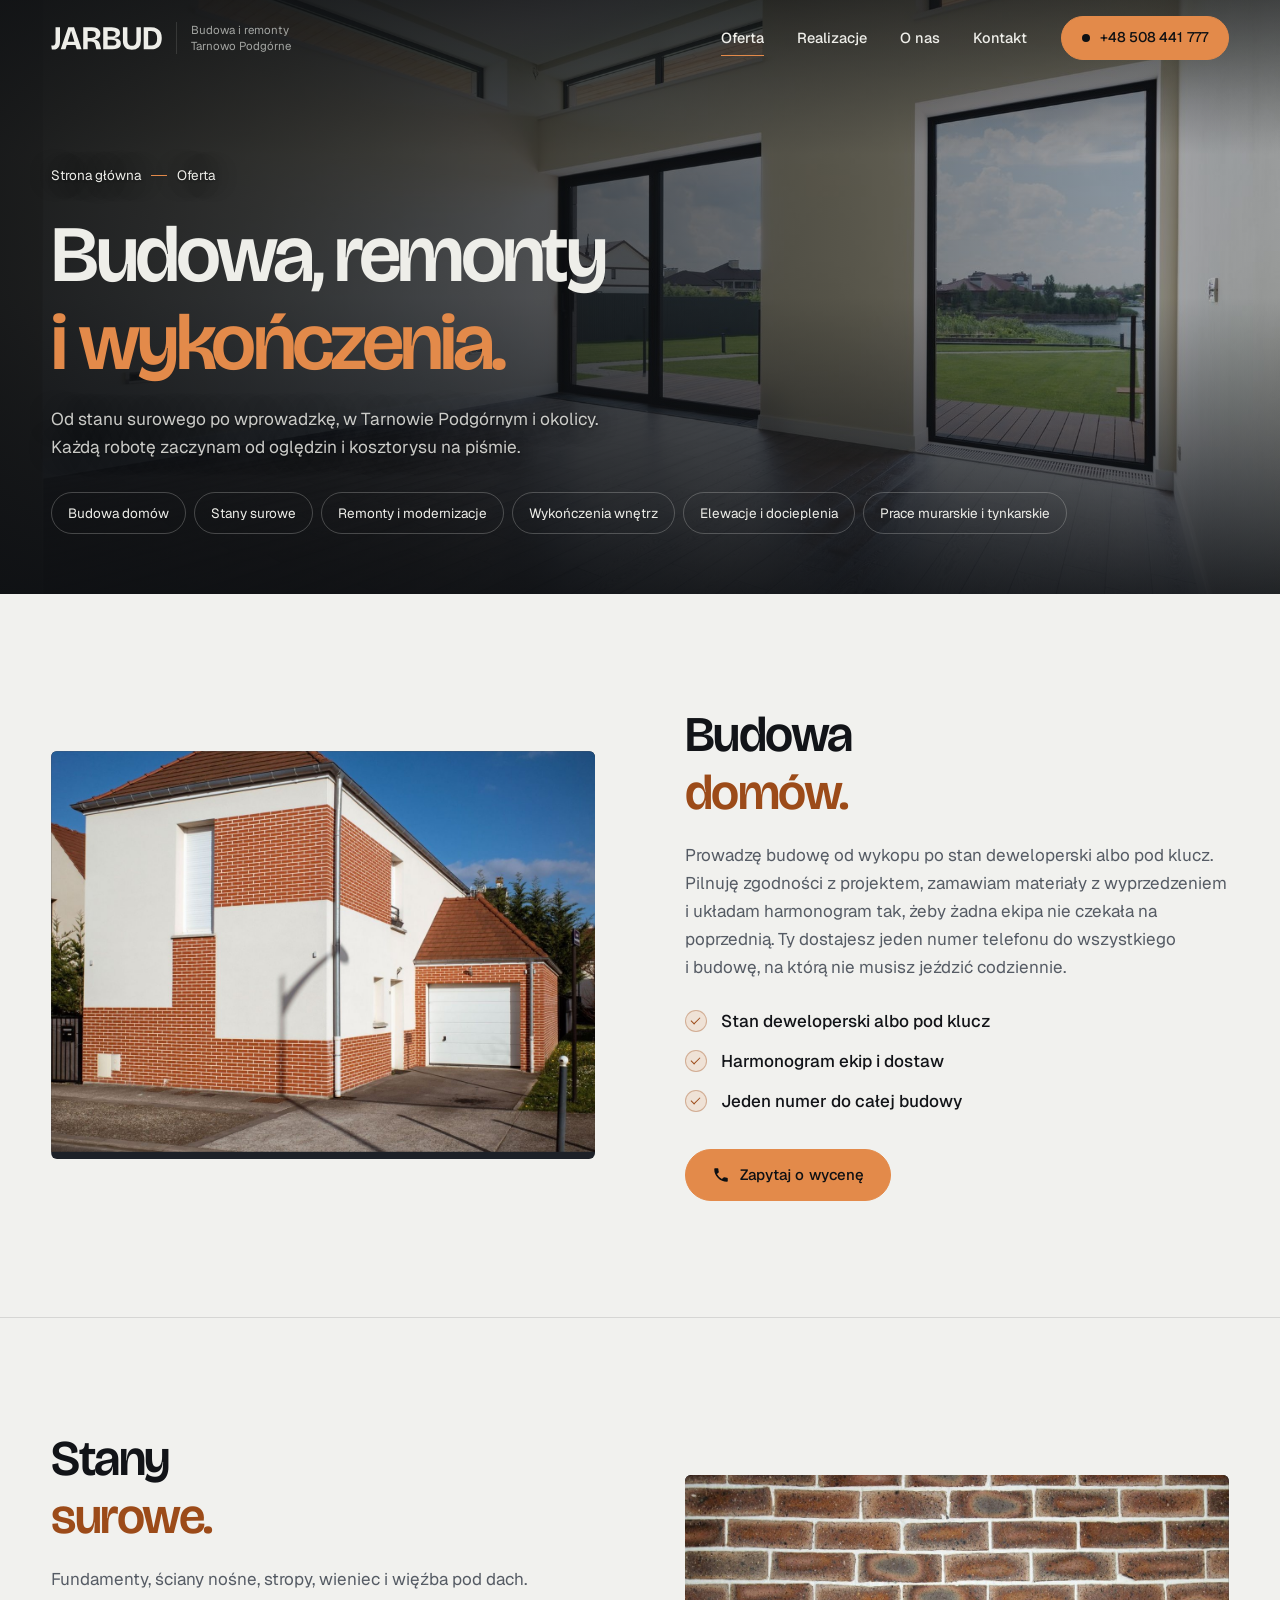
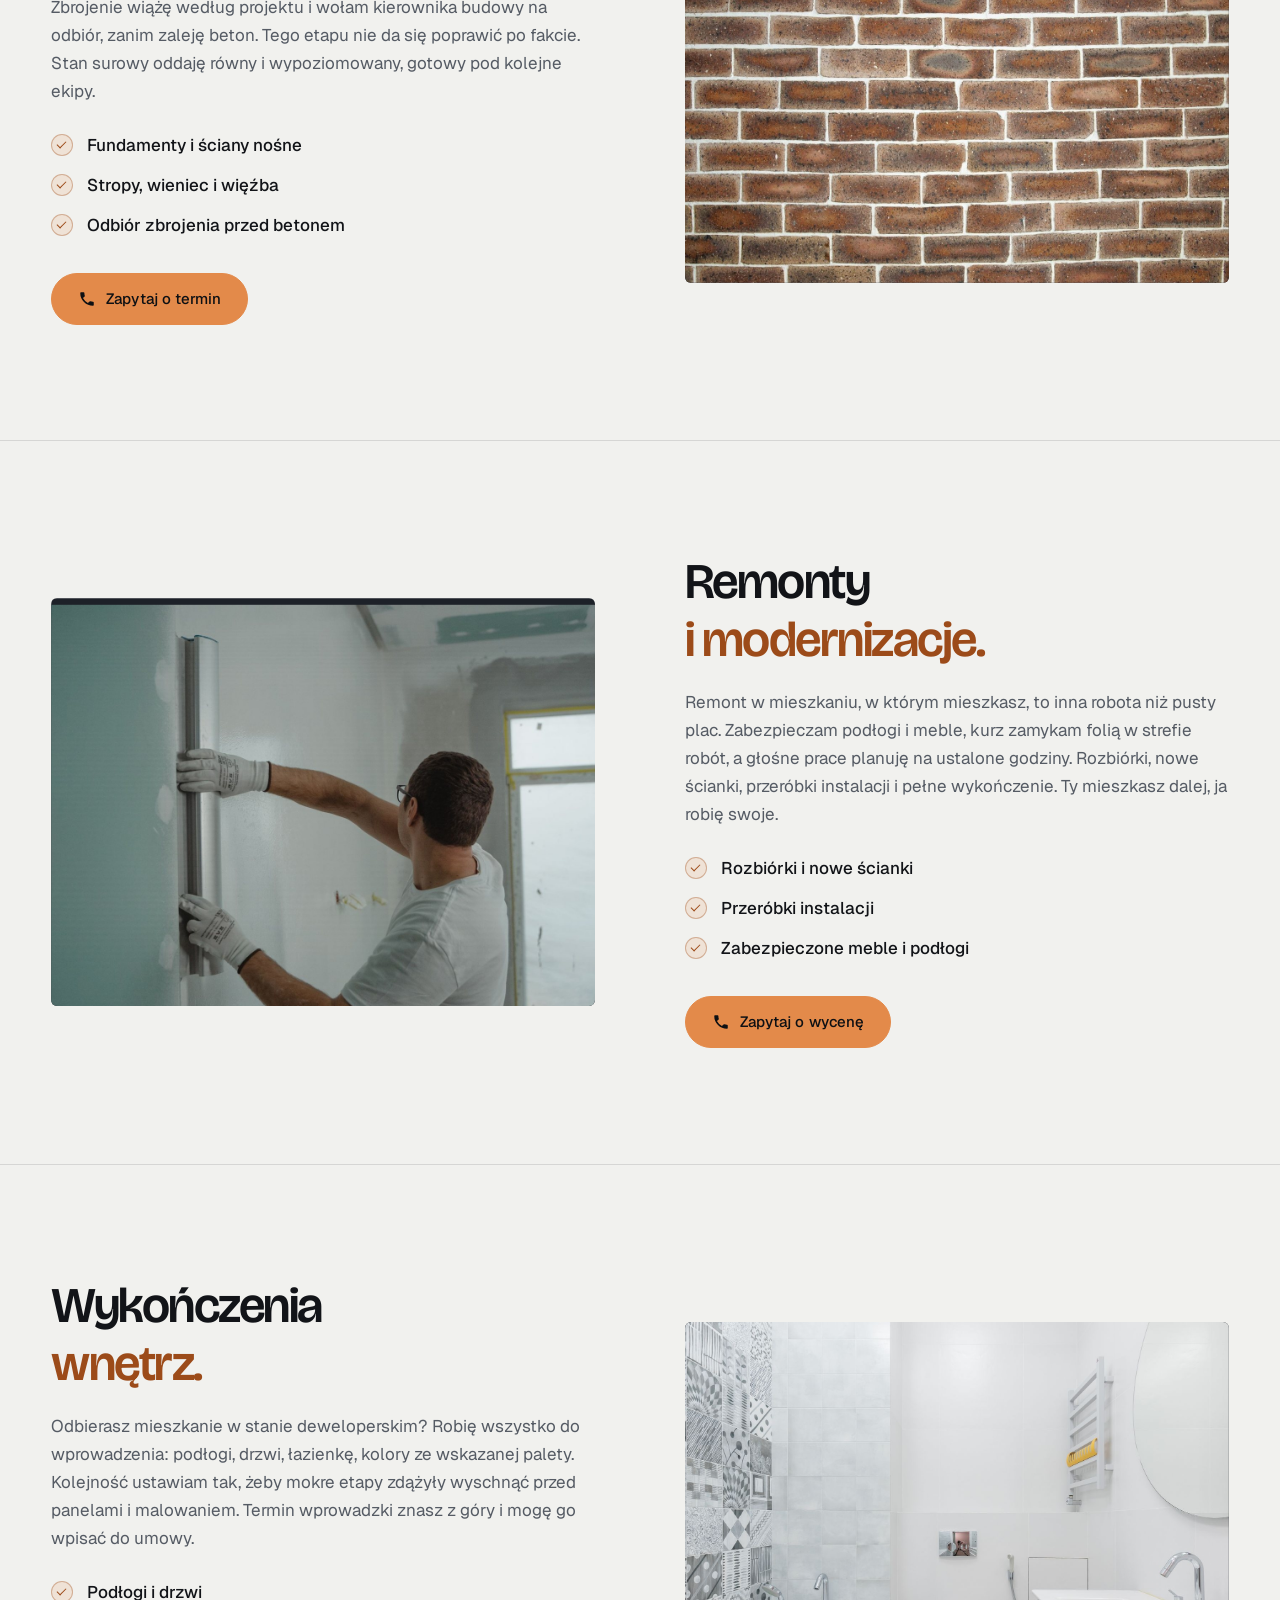
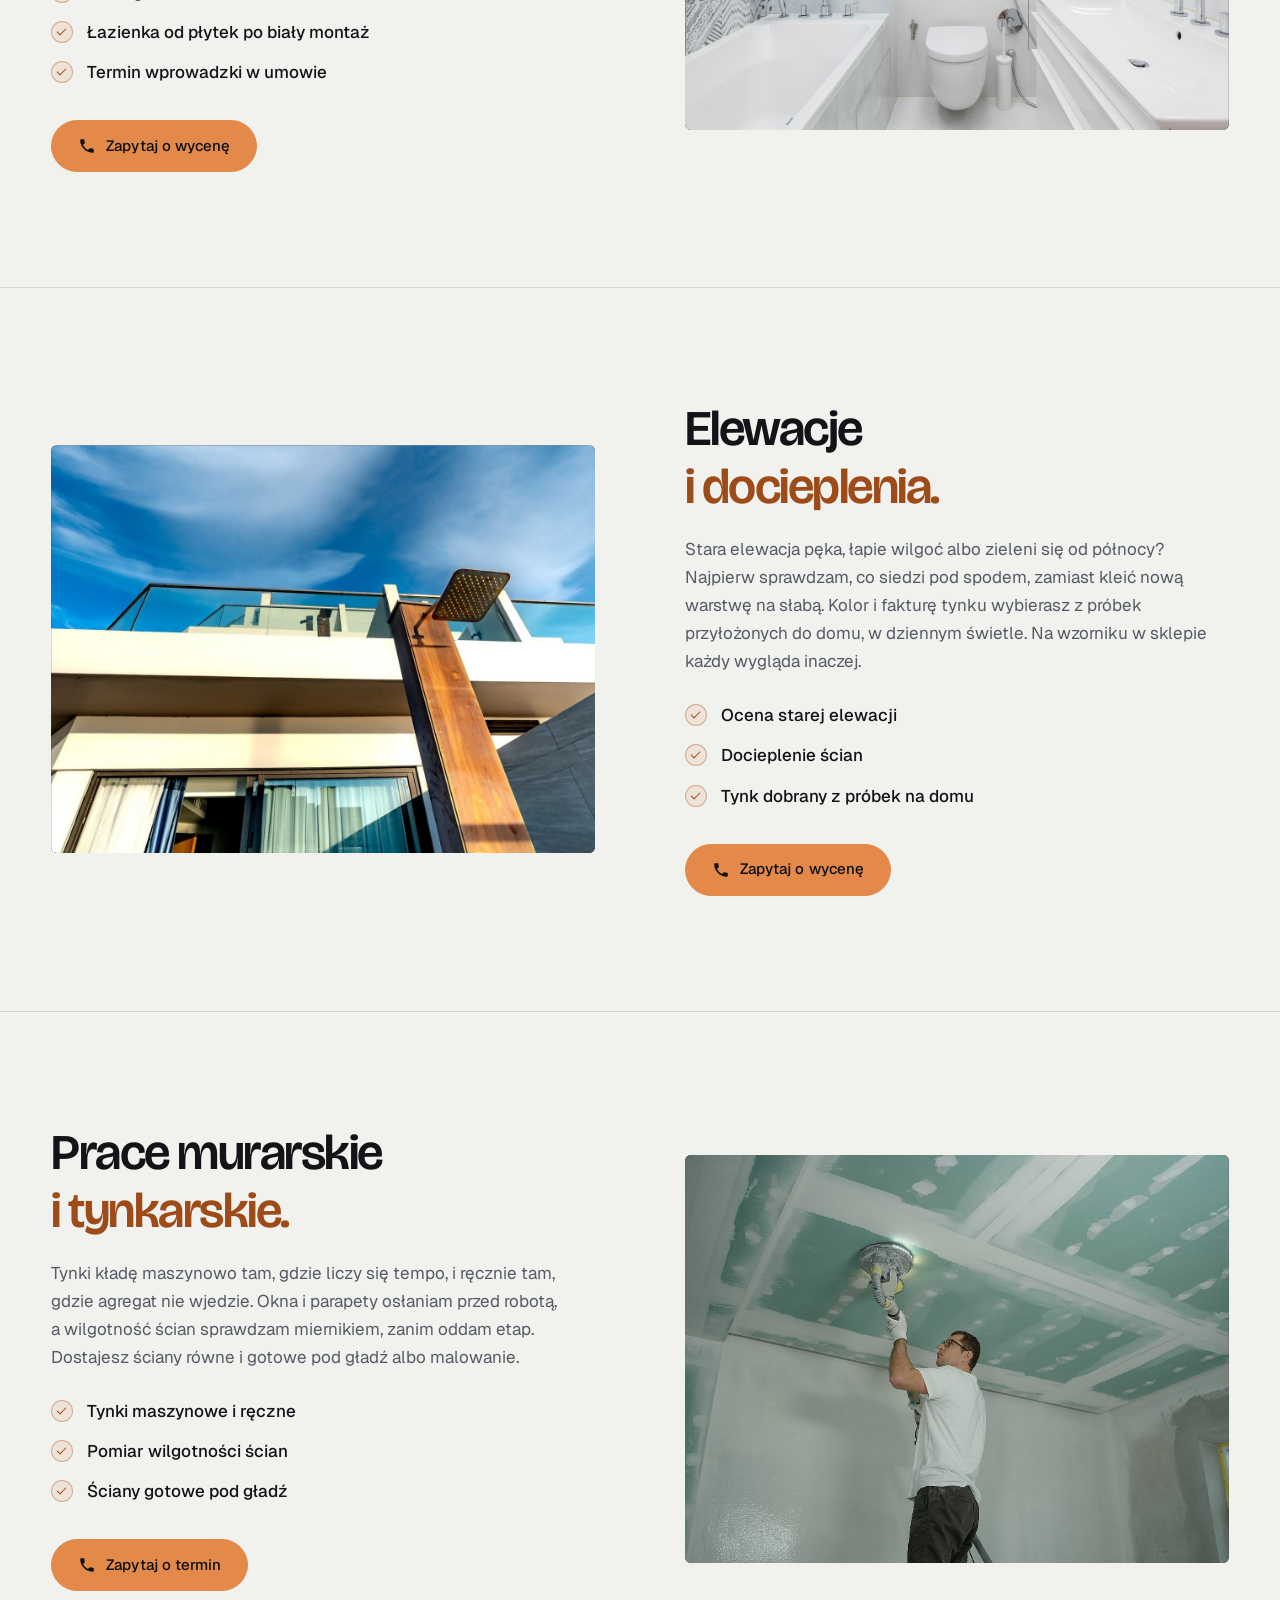
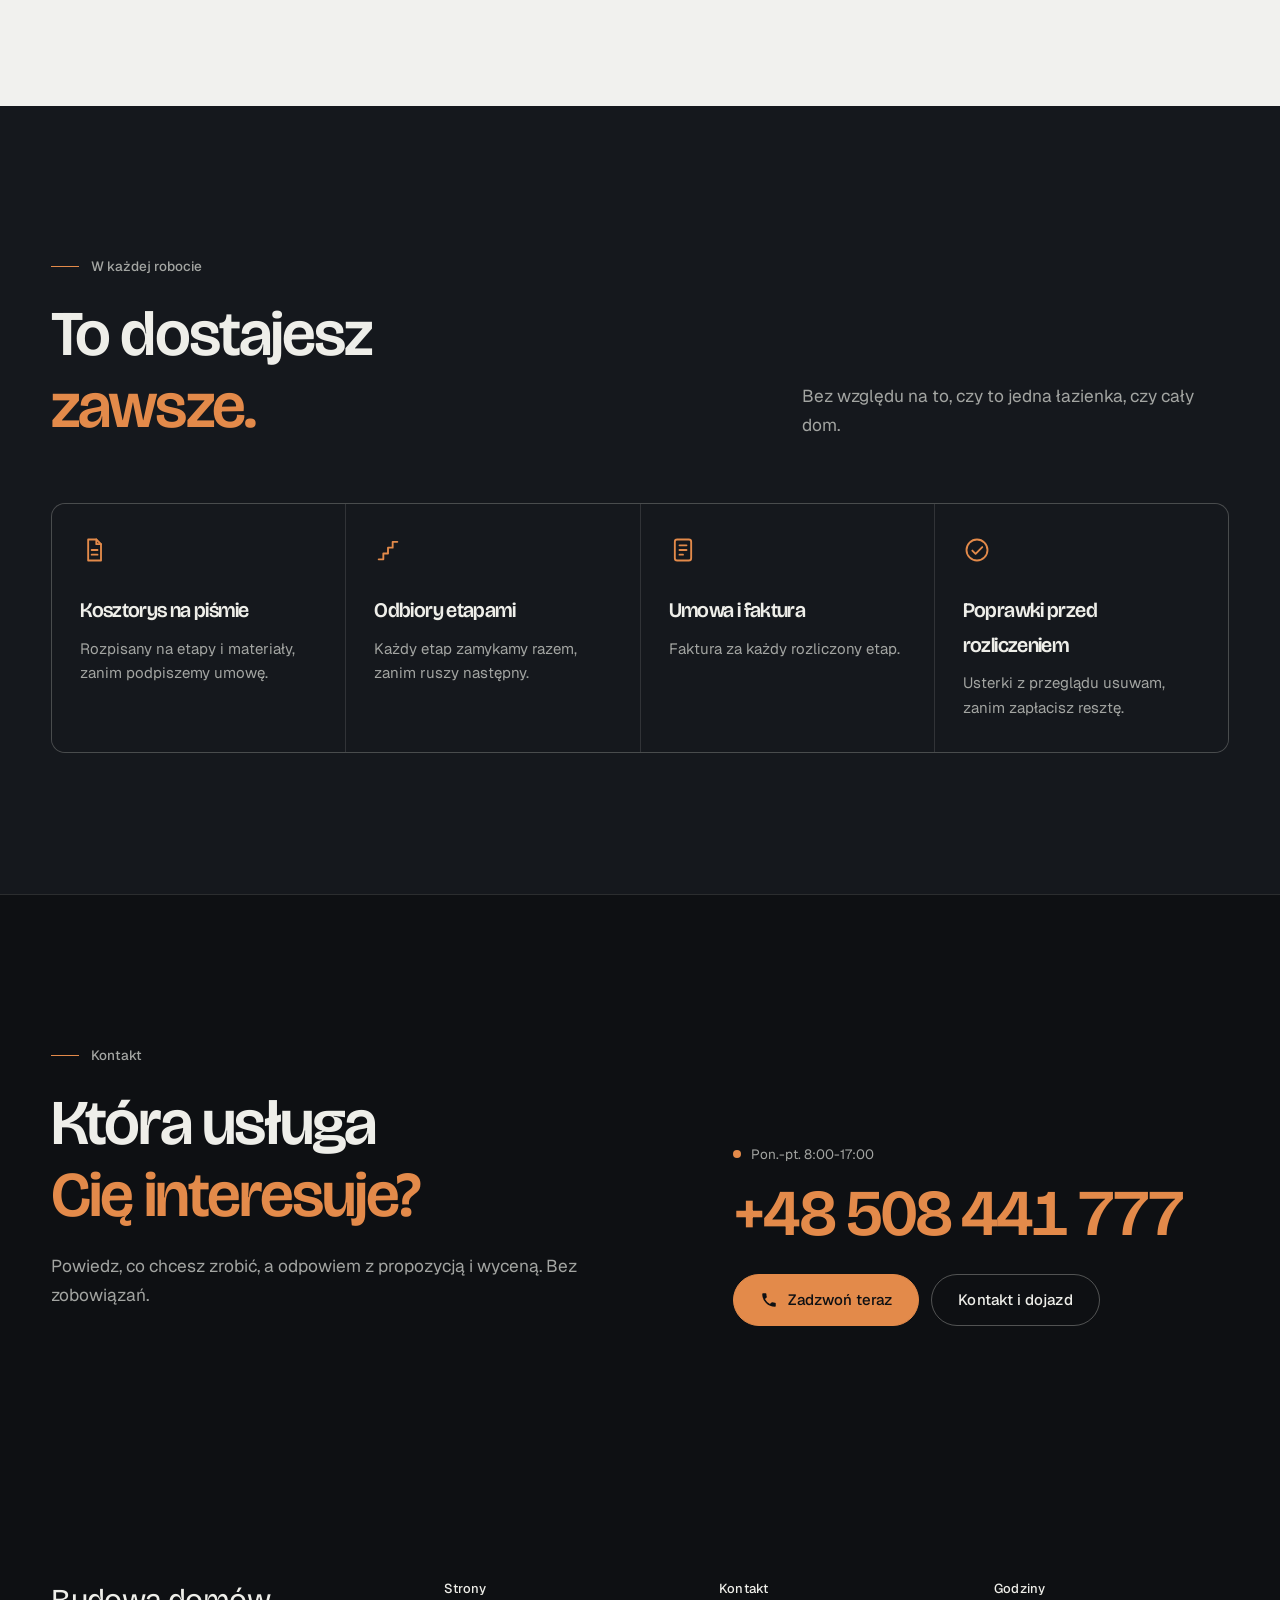
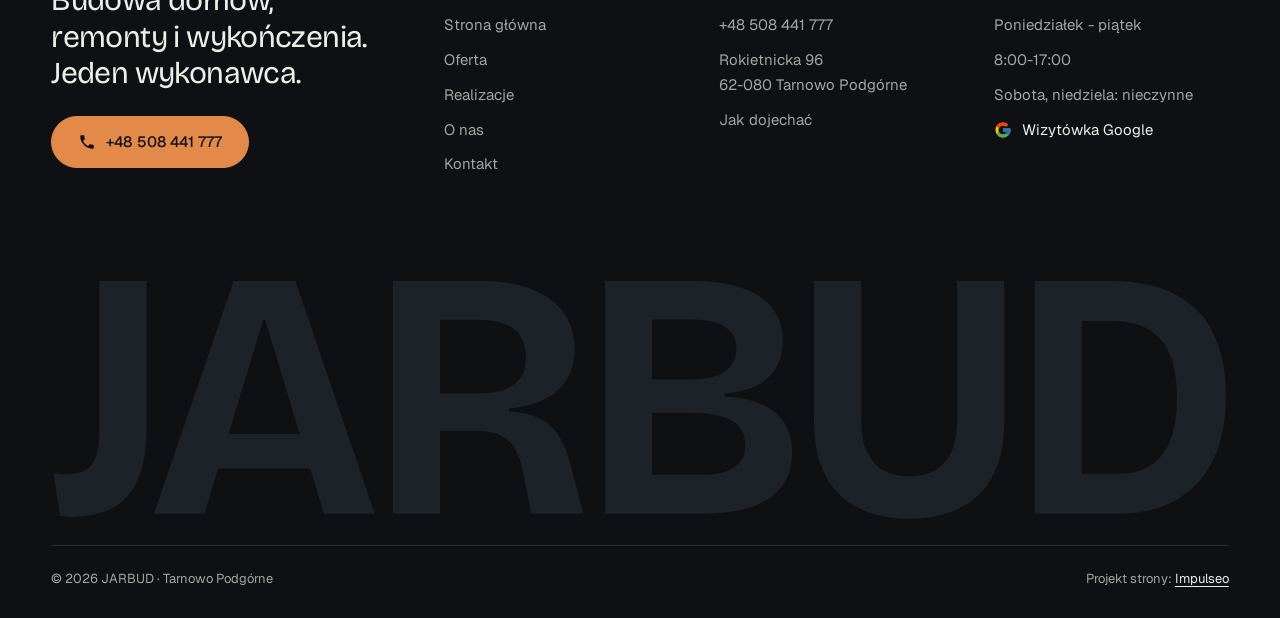
<file: oferta.html>
<!DOCTYPE html>
<html lang="pl">
<head>
<meta charset="UTF-8">
<meta name="viewport" content="width=device-width, initial-scale=1.0">
<title>Oferta - JARBUD, budowa domów i remonty, Tarnowo Podgórne</title>
<meta name="description" content="Budowa domów, stany surowe, remonty, wykończenia wnętrz, elewacje i tynki w Tarnowie Podgórnym i okolicy. Kosztorys na piśmie przed robotą.">
<link rel="canonical" href="https://impulseo-pl.github.io/jarbud/oferta.html">
<meta name="robots" content="noindex, nofollow">
<meta name="theme-color" content="#0E1013">
<meta property="og:type" content="website">
<meta property="og:locale" content="pl_PL">
<meta property="og:site_name" content="JARBUD">
<meta property="og:title" content="Oferta - JARBUD, budowa domów i remonty, Tarnowo Podgórne">
<meta property="og:description" content="Budowa domów, stany surowe, remonty, wykończenia wnętrz, elewacje i tynki w Tarnowie Podgórnym i okolicy. Kosztorys na piśmie przed robotą.">
<meta property="og:url" content="https://impulseo-pl.github.io/jarbud/oferta.html">
<meta property="og:image" content="https://impulseo-pl.github.io/jarbud/img/og.jpg">
<meta property="og:image:width" content="1200">
<meta property="og:image:height" content="630">
<meta name="twitter:card" content="summary_large_image">
<script>(function(){var d=document.documentElement;d.classList.add('js');try{if(!window.matchMedia('(prefers-reduced-motion: reduce)').matches)d.classList.add('anim');}catch(e){}setTimeout(function(){if(!d.classList.contains('anim-ok'))d.classList.remove('anim');},3500);})();</script>

<link rel="preload" as="image" href="img/g12.jpg" fetchpriority="high">
<link rel="preconnect" href="https://fonts.googleapis.com">
<link rel="preconnect" href="https://fonts.gstatic.com" crossorigin>
<link href="https://fonts.googleapis.com/css2?family=Bricolage+Grotesque:opsz,wght@12..96,400..700&family=Geist:wght@400..600&display=swap" rel="stylesheet">
<link rel="stylesheet" href="assets/styles.css?v=20261030a">
<script src="assets/lenis.min.js?v=1.1.20" defer></script>
<script src="assets/main.js?v=20261030a" defer></script>
</head>
<body>
<a class="skip" href="#tresc">Przejdź do treści</a>
<header class="site-head">
<div class="head-in">
  <a class="brand" href="index.html" aria-label="JARBUD - strona główna">
    <span class="znak"><svg class="wm" viewBox="1 -700 3341 722" role="img" aria-label="JARBUD"><path pathLength="1" style="--i:0" d="M26.3 6.8 8.5 -115.7Q19.5 -113.2 30.3 -112.5Q41.1 -111.7 43.7 -111.7Q79.3 -111.7 100.1 -124.5Q120.9 -137.2 129.4 -165.7Q137.9 -194.3 137.9 -240.8V-660H271.9V-237.4Q271.9 -154.7 248.9 -100.1Q226 -45.4 179.7 -18.2Q133.5 9 63.1 9Q51 9 43.3 8.3Q35.7 7.5 26.3 6.8Z"/><path pathLength="1" style="--i:1" d="M293.1 0 519.2 -660H694.3L919.6 0H775L608.6 -549.8H602.9L436.5 0ZM411.2 -128.5V-225.9H817.5V-128.5Z"/><path pathLength="1" style="--i:2" d="M970.8 0V-660H1228Q1272.5 -660 1311.9 -652.4Q1351.3 -644.7 1383.2 -629.3Q1415.2 -613.9 1438.4 -590.7Q1461.6 -567.4 1474.1 -535.9Q1486.5 -504.4 1486.5 -464.7Q1486.5 -434.5 1476.7 -406.4Q1466.9 -378.4 1445 -355.7Q1423.2 -333.1 1387.3 -318.2Q1351.4 -303.3 1300.3 -298.3V-290.3Q1361.1 -287.1 1395.4 -266Q1429.7 -244.9 1448 -210.9Q1466.3 -176.9 1476.9 -133.3L1511.1 0H1363.9L1338.9 -123Q1331.8 -158.9 1317.8 -183.9Q1303.9 -208.9 1277.5 -222.2Q1251.2 -235.5 1206.5 -235.5H1104.8V0ZM1104.8 -341.1H1211.9Q1278.3 -341.1 1313.2 -365.8Q1348.1 -390.5 1348.1 -442.3Q1348.1 -496.8 1315.3 -523.7Q1282.6 -550.5 1216.1 -550.5H1104.8Z"/><path pathLength="1" style="--i:3" d="M1572.8 0V-660H1825.2Q1886.2 -660 1932.9 -648.9Q1979.6 -637.7 2011.9 -616.2Q2044.2 -594.7 2060.9 -563.3Q2077.6 -531.8 2077.6 -490.1Q2077.6 -451.2 2061.2 -418.8Q2044.9 -386.4 2008.5 -366.2Q1972.1 -346.1 1912.9 -341.3V-332.6Q2011.7 -327.1 2057.8 -285.7Q2103.8 -244.4 2103.8 -173.5Q2103.8 -116.1 2074.9 -77.8Q2045.9 -39.5 1990 -19.8Q1934.1 0 1850.7 0ZM1706.5 -109.5H1845.6Q1906.7 -109.5 1938.7 -130.9Q1970.7 -152.3 1970.7 -193.8Q1970.7 -240.9 1933 -263.6Q1895.2 -286.4 1819.7 -286.4H1706.5ZM1706.5 -380.7H1814.9Q1879.6 -380.7 1912.5 -402.7Q1945.5 -424.8 1945.5 -467.9Q1945.5 -510.1 1913.8 -530.7Q1882.1 -551.3 1817.5 -551.3H1706.5Z"/><path pathLength="1" style="--i:4" d="M2435.4 14.3Q2381.3 14.3 2337.9 1.8Q2294.5 -10.7 2262.4 -34Q2230.3 -57.3 2208.8 -90.3Q2187.3 -123.3 2176.6 -165.4Q2165.8 -207.5 2165.8 -257.3V-660H2299.8V-264.8Q2299.8 -212.7 2315.6 -177.2Q2331.4 -141.6 2361.4 -123.8Q2391.5 -106 2435.4 -106Q2480.6 -106 2510.5 -123.9Q2540.4 -141.9 2556.1 -177.1Q2571.7 -212.3 2571.7 -264.8V-660H2705.5V-257.3Q2705.5 -127.3 2635.9 -56.5Q2566.3 14.3 2435.4 14.3Z"/><path pathLength="1" style="--i:5" d="M2855.1 0V-113.1H3032.3Q3080.1 -113.1 3116.9 -134.7Q3153.7 -156.3 3174.6 -203.4Q3195.5 -250.5 3195.5 -328Q3195.5 -383.7 3184.4 -424.9Q3173.3 -466.1 3150.8 -493.2Q3128.3 -520.2 3093.7 -533.5Q3059.1 -546.9 3011.5 -546.9H2855.1V-660H3006.4Q3120.7 -660 3193.3 -621Q3265.8 -582 3300.1 -509.5Q3334.5 -437 3334.5 -336.3Q3334.5 -258.3 3317.2 -201.3Q3300 -144.3 3269.7 -105.3Q3239.3 -66.3 3201.1 -43.3Q3162.9 -20.3 3120.3 -10.1Q3077.6 0 3035.9 0ZM2791.8 0V-660H2925.8V0Z"/></svg></span>
    <span class="brand-sub">Budowa i&nbsp;remonty<br>Tarnowo Podgórne</span>
  </a>
  <nav class="nav-links" aria-label="Menu główne">
    <a class="nl" href="oferta.html" aria-current="page">Oferta</a><a class="nl" href="realizacje.html">Realizacje</a><a class="nl" href="o-nas.html">O&nbsp;nas</a><a class="nl" href="kontakt.html">Kontakt</a>
    <a class="btn btn-copper nav-cta" href="tel:+48508441777"><span class="live" aria-hidden="true"></span>+48 508 441 777</a>
  </nav>
  <button class="burger" type="button" aria-label="Otwórz menu" aria-expanded="false" aria-controls="mnav"><span></span><span></span></button>
</div>
</header>

<div class="mnav" id="mnav">
  <div class="mnav-in">
    <a class="ml" href="index.html">Strona główna</a><a class="ml" href="oferta.html" aria-current="page">Oferta</a><a class="ml" href="realizacje.html">Realizacje</a><a class="ml" href="o-nas.html">O&nbsp;nas</a><a class="ml" href="kontakt.html">Kontakt</a>
    <div class="mnav-foot">
      <span>Pon.-pt. 8:00-17:00, Tarnowo Podgórne i&nbsp;okolice</span>
      <a class="btn btn-copper" href="tel:+48508441777"><svg class="ico" width="16" height="16" viewBox="0 0 24 24" fill="none" aria-hidden="true"><path d="M6.6 10.8a15.5 15.5 0 0 0 6.6 6.6l2.2-2.2a1 1 0 0 1 1-.24 11.4 11.4 0 0 0 3.6.58 1 1 0 0 1 1 1V20a1 1 0 0 1-1 1A17 17 0 0 1 3 4a1 1 0 0 1 1-1h3.5a1 1 0 0 1 1 1c0 1.25.2 2.46.58 3.6a1 1 0 0 1-.25 1l-2.23 2.2Z" fill="currentColor"/></svg>+48 508 441 777</a>
    </div>
  </div>
</div>
<main id="tresc">

<section class="pagehead">
  <div class="pagehead-media"><img src="img/g12.jpg" alt="Jasny salon z dużymi przeszkleniami po wykończeniu" width="1880" height="1255" decoding="async" fetchpriority="high"></div>
  <div class="ph-in">
    <p class="crumb up" style="--d:0"><a href="index.html">Strona główna</a><span class="sl" aria-hidden="true"></span>Oferta</p>
    <h1><span class="ln"><span class="ln-i" style="--k:0">Budowa, remonty</span></span><span class="ln"><span class="ln-i" style="--k:1"><em>i&nbsp;wykończenia.</em></span></span></h1>
    <p class="ph-lead up" style="--d:300">Od stanu surowego po wprowadzkę, w&nbsp;Tarnowie Podgórnym i&nbsp;okolicy. Każdą robotę zaczynam od oględzin i&nbsp;kosztorysu na piśmie.</p>
    <nav class="chips up" style="--d:420" aria-label="Usługi na tej stronie"><a class="chip" href="#budowa">Budowa domów</a><a class="chip" href="#stany-surowe">Stany surowe</a><a class="chip" href="#remonty">Remonty i&nbsp;modernizacje</a><a class="chip" href="#wykonczenia">Wykończenia wnętrz</a><a class="chip" href="#elewacje">Elewacje i&nbsp;docieplenia</a><a class="chip" href="#tynki">Prace murarskie i&nbsp;tynkarskie</a></nav>
  </div>
</section>
<section class="svc-block" id="budowa">
  <div class="wrap svc-row">
    <figure class="fig svc-fig rv-img rv">
      <img src="img/g11.jpg" alt="Dom jednorodzinny z garażem i elewacją z cegły" width="1600" height="1066" decoding="async" data-plx="30" style="height:110%;margin-top:-5%">
    </figure>
    <div class="svc-txt">
      <h2 class="rv rv-h"><span class="ln"><span class="ln-i" style="--k:0">Budowa</span></span><span class="ln"><span class="ln-i" style="--k:1"><em>domów.</em></span></span></h2>
      <p class="rv" style="--d:100">Prowadzę budowę od wykopu po stan deweloperski albo pod klucz. Pilnuję zgodności z&nbsp;projektem, zamawiam materiały z&nbsp;wyprzedzeniem i&nbsp;układam harmonogram tak, żeby żadna ekipa nie czekała na poprzednią. Ty dostajesz jeden numer telefonu do wszystkiego i&nbsp;budowę, na którą nie musisz jeździć codziennie.</p>
      <ul class="ticks rv" style="--d:160"><li>Stan deweloperski albo pod klucz</li><li>Harmonogram ekip i&nbsp;dostaw</li><li>Jeden numer do całej budowy</li></ul>
      <a class="btn btn-copper rv" style="--d:220" href="tel:+48508441777"><svg class="ico" width="16" height="16" viewBox="0 0 24 24" fill="none" aria-hidden="true"><path d="M6.6 10.8a15.5 15.5 0 0 0 6.6 6.6l2.2-2.2a1 1 0 0 1 1-.24 11.4 11.4 0 0 0 3.6.58 1 1 0 0 1 1 1V20a1 1 0 0 1-1 1A17 17 0 0 1 3 4a1 1 0 0 1 1-1h3.5a1 1 0 0 1 1 1c0 1.25.2 2.46.58 3.6a1 1 0 0 1-.25 1l-2.23 2.2Z" fill="currentColor"/></svg>Zapytaj o&nbsp;wycenę</a>
    </div>
  </div>
</section>
<section class="svc-block flip" id="stany-surowe">
  <div class="wrap svc-row">
    <figure class="fig svc-fig rv-img rv">
      <img src="img/cegla.jpg" alt="Ściana murowana z cegły" width="1600" height="1066" decoding="async" data-plx="30" style="height:110%;margin-top:-5%">
    </figure>
    <div class="svc-txt">
      <h2 class="rv rv-h"><span class="ln"><span class="ln-i" style="--k:0">Stany</span></span><span class="ln"><span class="ln-i" style="--k:1"><em>surowe.</em></span></span></h2>
      <p class="rv" style="--d:100">Fundamenty, ściany nośne, stropy, wieniec i&nbsp;więźba pod dach. Zbrojenie wiążę według projektu i&nbsp;wołam kierownika budowy na odbiór, zanim zaleję beton. Tego etapu nie da się poprawić po fakcie. Stan surowy oddaję równy i&nbsp;wypoziomowany, gotowy pod kolejne ekipy.</p>
      <ul class="ticks rv" style="--d:160"><li>Fundamenty i&nbsp;ściany nośne</li><li>Stropy, wieniec i&nbsp;więźba</li><li>Odbiór zbrojenia przed betonem</li></ul>
      <a class="btn btn-copper rv" style="--d:220" href="tel:+48508441777"><svg class="ico" width="16" height="16" viewBox="0 0 24 24" fill="none" aria-hidden="true"><path d="M6.6 10.8a15.5 15.5 0 0 0 6.6 6.6l2.2-2.2a1 1 0 0 1 1-.24 11.4 11.4 0 0 0 3.6.58 1 1 0 0 1 1 1V20a1 1 0 0 1-1 1A17 17 0 0 1 3 4a1 1 0 0 1 1-1h3.5a1 1 0 0 1 1 1c0 1.25.2 2.46.58 3.6a1 1 0 0 1-.25 1l-2.23 2.2Z" fill="currentColor"/></svg>Zapytaj o&nbsp;termin</a>
    </div>
  </div>
</section>
<section class="svc-block" id="remonty">
  <div class="wrap svc-row">
    <figure class="fig svc-fig rv-img rv">
      <img src="img/g14.jpg" alt="Montaż profili pod zabudowę z płyt gipsowo-kartonowych" width="1600" height="1066" loading="lazy" decoding="async" data-plx="30" style="height:110%;margin-top:-5%">
    </figure>
    <div class="svc-txt">
      <h2 class="rv rv-h"><span class="ln"><span class="ln-i" style="--k:0">Remonty</span></span><span class="ln"><span class="ln-i" style="--k:1"><em>i&nbsp;modernizacje.</em></span></span></h2>
      <p class="rv" style="--d:100">Remont w&nbsp;mieszkaniu, w&nbsp;którym mieszkasz, to inna robota niż pusty plac. Zabezpieczam podłogi i&nbsp;meble, kurz zamykam folią w&nbsp;strefie robót, a&nbsp;głośne prace planuję na ustalone godziny. Rozbiórki, nowe ścianki, przeróbki instalacji i&nbsp;pełne wykończenie. Ty mieszkasz dalej, ja robię swoje.</p>
      <ul class="ticks rv" style="--d:160"><li>Rozbiórki i&nbsp;nowe ścianki</li><li>Przeróbki instalacji</li><li>Zabezpieczone meble i&nbsp;podłogi</li></ul>
      <a class="btn btn-copper rv" style="--d:220" href="tel:+48508441777"><svg class="ico" width="16" height="16" viewBox="0 0 24 24" fill="none" aria-hidden="true"><path d="M6.6 10.8a15.5 15.5 0 0 0 6.6 6.6l2.2-2.2a1 1 0 0 1 1-.24 11.4 11.4 0 0 0 3.6.58 1 1 0 0 1 1 1V20a1 1 0 0 1-1 1A17 17 0 0 1 3 4a1 1 0 0 1 1-1h3.5a1 1 0 0 1 1 1c0 1.25.2 2.46.58 3.6a1 1 0 0 1-.25 1l-2.23 2.2Z" fill="currentColor"/></svg>Zapytaj o&nbsp;wycenę</a>
    </div>
  </div>
</section>
<section class="svc-block flip" id="wykonczenia">
  <div class="wrap svc-row">
    <figure class="fig svc-fig rv-img rv">
      <img src="img/g8.jpg" alt="Jasna łazienka z wanną i płytkami dekoracyjnymi" width="1880" height="1255" loading="lazy" decoding="async" data-plx="30" style="height:110%;margin-top:-5%">
    </figure>
    <div class="svc-txt">
      <h2 class="rv rv-h"><span class="ln"><span class="ln-i" style="--k:0">Wykończenia</span></span><span class="ln"><span class="ln-i" style="--k:1"><em>wnętrz.</em></span></span></h2>
      <p class="rv" style="--d:100">Odbierasz mieszkanie w&nbsp;stanie deweloperskim? Robię wszystko do wprowadzenia: podłogi, drzwi, łazienkę, kolory ze wskazanej palety. Kolejność ustawiam tak, żeby mokre etapy zdążyły wyschnąć przed panelami i&nbsp;malowaniem. Termin wprowadzki znasz z&nbsp;góry i&nbsp;mogę go wpisać do umowy.</p>
      <ul class="ticks rv" style="--d:160"><li>Podłogi i&nbsp;drzwi</li><li>Łazienka od płytek po biały montaż</li><li>Termin wprowadzki w&nbsp;umowie</li></ul>
      <a class="btn btn-copper rv" style="--d:220" href="tel:+48508441777"><svg class="ico" width="16" height="16" viewBox="0 0 24 24" fill="none" aria-hidden="true"><path d="M6.6 10.8a15.5 15.5 0 0 0 6.6 6.6l2.2-2.2a1 1 0 0 1 1-.24 11.4 11.4 0 0 0 3.6.58 1 1 0 0 1 1 1V20a1 1 0 0 1-1 1A17 17 0 0 1 3 4a1 1 0 0 1 1-1h3.5a1 1 0 0 1 1 1c0 1.25.2 2.46.58 3.6a1 1 0 0 1-.25 1l-2.23 2.2Z" fill="currentColor"/></svg>Zapytaj o&nbsp;wycenę</a>
    </div>
  </div>
</section>
<section class="svc-block" id="elewacje">
  <div class="wrap svc-row">
    <figure class="fig svc-fig rv-img rv">
      <img src="img/g9.jpg" alt="Nowoczesna elewacja domu z tarasem na piętrze" width="1600" height="1066" loading="lazy" decoding="async" data-plx="30" style="height:110%;margin-top:-5%">
    </figure>
    <div class="svc-txt">
      <h2 class="rv rv-h"><span class="ln"><span class="ln-i" style="--k:0">Elewacje</span></span><span class="ln"><span class="ln-i" style="--k:1"><em>i&nbsp;docieplenia.</em></span></span></h2>
      <p class="rv" style="--d:100">Stara elewacja pęka, łapie wilgoć albo zieleni się od północy? Najpierw sprawdzam, co siedzi pod spodem, zamiast kleić nową warstwę na słabą. Kolor i&nbsp;fakturę tynku wybierasz z&nbsp;próbek przyłożonych do domu, w&nbsp;dziennym świetle. Na wzorniku w&nbsp;sklepie każdy wygląda inaczej.</p>
      <ul class="ticks rv" style="--d:160"><li>Ocena starej elewacji</li><li>Docieplenie ścian</li><li>Tynk dobrany z&nbsp;próbek na domu</li></ul>
      <a class="btn btn-copper rv" style="--d:220" href="tel:+48508441777"><svg class="ico" width="16" height="16" viewBox="0 0 24 24" fill="none" aria-hidden="true"><path d="M6.6 10.8a15.5 15.5 0 0 0 6.6 6.6l2.2-2.2a1 1 0 0 1 1-.24 11.4 11.4 0 0 0 3.6.58 1 1 0 0 1 1 1V20a1 1 0 0 1-1 1A17 17 0 0 1 3 4a1 1 0 0 1 1-1h3.5a1 1 0 0 1 1 1c0 1.25.2 2.46.58 3.6a1 1 0 0 1-.25 1l-2.23 2.2Z" fill="currentColor"/></svg>Zapytaj o&nbsp;wycenę</a>
    </div>
  </div>
</section>
<section class="svc-block flip" id="tynki">
  <div class="wrap svc-row">
    <figure class="fig svc-fig rv-img rv">
      <img src="img/g4.jpg" alt="Szlifowanie sufitu przed malowaniem" width="1880" height="1253" loading="lazy" decoding="async" data-plx="30" style="height:110%;margin-top:-5%">
    </figure>
    <div class="svc-txt">
      <h2 class="rv rv-h"><span class="ln"><span class="ln-i" style="--k:0">Prace murarskie</span></span><span class="ln"><span class="ln-i" style="--k:1"><em>i&nbsp;tynkarskie.</em></span></span></h2>
      <p class="rv" style="--d:100">Tynki kładę maszynowo tam, gdzie liczy się tempo, i&nbsp;ręcznie tam, gdzie agregat nie wjedzie. Okna i&nbsp;parapety osłaniam przed robotą, a&nbsp;wilgotność ścian sprawdzam miernikiem, zanim oddam etap. Dostajesz ściany równe i&nbsp;gotowe pod gładź albo malowanie.</p>
      <ul class="ticks rv" style="--d:160"><li>Tynki maszynowe i&nbsp;ręczne</li><li>Pomiar wilgotności ścian</li><li>Ściany gotowe pod gładź</li></ul>
      <a class="btn btn-copper rv" style="--d:220" href="tel:+48508441777"><svg class="ico" width="16" height="16" viewBox="0 0 24 24" fill="none" aria-hidden="true"><path d="M6.6 10.8a15.5 15.5 0 0 0 6.6 6.6l2.2-2.2a1 1 0 0 1 1-.24 11.4 11.4 0 0 0 3.6.58 1 1 0 0 1 1 1V20a1 1 0 0 1-1 1A17 17 0 0 1 3 4a1 1 0 0 1 1-1h3.5a1 1 0 0 1 1 1c0 1.25.2 2.46.58 3.6a1 1 0 0 1-.25 1l-2.23 2.2Z" fill="currentColor"/></svg>Zapytaj o&nbsp;termin</a>
    </div>
  </div>
</section>

<section class="sec dark-2" id="zawsze">
  <div class="wrap">
    <div class="sec-head">
      <div>
        <p class="eyebrow rv">W każdej robocie</p>
        <h2 class="h2 rv rv-h"><span class="ln"><span class="ln-i" style="--k:0">To dostajesz</span></span><span class="ln"><span class="ln-i" style="--k:1"><em>zawsze.</em></span></span></h2>
      </div>
      <div class="side rv" style="--d:120">
        <p class="lead">Bez względu na to, czy to jedna łazienka, czy cały dom.</p>
      </div>
    </div>
    <div class="extra-grid"><div class="extra rv" style="--d:0"><div class="ic"><svg class="ico" width="24" height="24" viewBox="0 0 24 24" fill="none" stroke="currentColor" stroke-width="1.6" stroke-linecap="round" stroke-linejoin="round" aria-hidden="true"><path d="M7 3h7l4 4v14H7z"/><path d="M14 3v4h4M10 12h5M10 16h5"/></svg></div><h3>Kosztorys na piśmie</h3><p>Rozpisany na etapy i&nbsp;materiały, zanim podpiszemy umowę.</p></div><div class="extra rv" style="--d:90"><div class="ic"><svg class="ico" width="24" height="24" viewBox="0 0 24 24" fill="none" stroke="currentColor" stroke-width="1.6" stroke-linecap="round" stroke-linejoin="round" aria-hidden="true"><path d="M4 20h4v-5h4v-5h4V5h4"/></svg></div><h3>Odbiory etapami</h3><p>Każdy etap zamykamy razem, zanim ruszy następny.</p></div><div class="extra rv" style="--d:180"><div class="ic"><svg class="ico" width="24" height="24" viewBox="0 0 24 24" fill="none" stroke="currentColor" stroke-width="1.6" stroke-linecap="round" stroke-linejoin="round" aria-hidden="true"><rect x="5" y="3" width="14" height="18" rx="2"/><path d="M9 8h6M9 12h6M9 16h3"/></svg></div><h3>Umowa i&nbsp;faktura</h3><p>Faktura za każdy rozliczony etap.</p></div><div class="extra rv" style="--d:270"><div class="ic"><svg class="ico" width="24" height="24" viewBox="0 0 24 24" fill="none" stroke="currentColor" stroke-width="1.6" stroke-linecap="round" stroke-linejoin="round" aria-hidden="true"><circle cx="12" cy="12" r="9"/><path d="m8 12.5 2.8 2.8L16.5 9.5"/></svg></div><h3>Poprawki przed rozliczeniem</h3><p>Usterki z&nbsp;przeglądu usuwam, zanim zapłacisz resztę.</p></div></div>
  </div>
</section>
<section class="cta-band dark">
  <div class="wrap cta-grid">
    <div>
      <p class="eyebrow rv">Kontakt</p>
      <h2 class="h2 rv rv-h"><span class="ln"><span class="ln-i" style="--k:0">Która usługa</span></span><span class="ln"><span class="ln-i" style="--k:1"><em>Cię interesuje?</em></span></span></h2>
      <p class="lead rv" style="--d:120">Powiedz, co chcesz zrobić, a&nbsp;odpowiem z&nbsp;propozycją i&nbsp;wyceną. Bez zobowiązań.</p>
    </div>
    <div class="cta-side rv" style="--d:180">
      <span class="lbl"><span class="live" aria-hidden="true"></span>Pon.-pt. 8:00-17:00</span>
      <a class="cta-phone" href="tel:+48508441777">+48 508 441 777</a>
      <div class="cta-row">
        <a class="btn btn-copper" href="tel:+48508441777"><svg class="ico" width="16" height="16" viewBox="0 0 24 24" fill="none" aria-hidden="true"><path d="M6.6 10.8a15.5 15.5 0 0 0 6.6 6.6l2.2-2.2a1 1 0 0 1 1-.24 11.4 11.4 0 0 0 3.6.58 1 1 0 0 1 1 1V20a1 1 0 0 1-1 1A17 17 0 0 1 3 4a1 1 0 0 1 1-1h3.5a1 1 0 0 1 1 1c0 1.25.2 2.46.58 3.6a1 1 0 0 1-.25 1l-2.23 2.2Z" fill="currentColor"/></svg>Zadzwoń teraz</a>
        <a class="btn btn-ghost" href="kontakt.html">Kontakt i&nbsp;dojazd</a>
      </div>
    </div>
  </div>
</section>
</main>
<footer class="site-foot">
  <div class="wrap">
    <div class="foot-top">
      <div>
        <p class="foot-claim">Budowa domów, remonty i&nbsp;wykończenia. Jeden wykonawca.</p>
        <a class="btn btn-copper" href="tel:+48508441777"><svg class="ico" width="16" height="16" viewBox="0 0 24 24" fill="none" aria-hidden="true"><path d="M6.6 10.8a15.5 15.5 0 0 0 6.6 6.6l2.2-2.2a1 1 0 0 1 1-.24 11.4 11.4 0 0 0 3.6.58 1 1 0 0 1 1 1V20a1 1 0 0 1-1 1A17 17 0 0 1 3 4a1 1 0 0 1 1-1h3.5a1 1 0 0 1 1 1c0 1.25.2 2.46.58 3.6a1 1 0 0 1-.25 1l-2.23 2.2Z" fill="currentColor"/></svg>+48 508 441 777</a>
      </div>
      <div>
        <h4>Strony</h4>
        <ul><li><a href="index.html">Strona główna</a></li><li><a href="oferta.html">Oferta</a></li><li><a href="realizacje.html">Realizacje</a></li><li><a href="o-nas.html">O&nbsp;nas</a></li><li><a href="kontakt.html">Kontakt</a></li></ul>
      </div>
      <div>
        <h4>Kontakt</h4>
        <ul>
          <li><a href="tel:+48508441777">+48 508 441 777</a></li>
          <li>Rokietnicka 96<br>62-080 Tarnowo Podgórne</li>
          <li><a href="https://maps.google.com/?cid=8254359090110620049" target="_blank" rel="noopener">Jak dojechać</a></li>
        </ul>
      </div>
      <div>
        <h4>Godziny</h4>
        <ul>
          <li>Poniedziałek - piątek</li>
          <li>8:00-17:00</li>
          <li>Sobota, niedziela: nieczynne</li>
          <li><a class="soc" href="https://maps.google.com/?cid=8254359090110620049" target="_blank" rel="noopener" aria-label="Wizytówka JARBUD w Google"><svg class="g-logo" viewBox="0 0 48 48" aria-hidden="true"><path fill="#FFC107" d="M43.6 20.5H42V20H24v8h11.3C33.7 32.7 29.2 36 24 36c-6.6 0-12-5.4-12-12s5.4-12 12-12c3.1 0 5.8 1.2 7.9 3.1l5.7-5.7C34 6.1 29.3 4 24 4 12.9 4 4 12.9 4 24s8.9 20 20 20 20-8.9 20-20c0-1.3-.1-2.4-.4-3.5z"/><path fill="#FF3D00" d="m6.3 14.7 6.6 4.8C14.7 15.1 19 12 24 12c3.1 0 5.8 1.2 7.9 3.1l5.7-5.7C34 6.1 29.3 4 24 4 16.3 4 9.7 8.3 6.3 14.7z"/><path fill="#4CAF50" d="M24 44c5.2 0 9.9-2 13.4-5.2l-6.2-5.2A11.9 11.9 0 0 1 24 36c-5.2 0-9.6-3.3-11.3-7.9l-6.5 5C9.5 39.6 16.2 44 24 44z"/><path fill="#1976D2" d="M43.6 20.5H42V20H24v8h11.3a12 12 0 0 1-4.1 5.6l6.2 5.2C37 39.2 44 34 44 24c0-1.3-.1-2.4-.4-3.5z"/></svg>Wizytówka Google</a></li>
        </ul>
      </div>
    </div>
    <div class="foot-mark" aria-hidden="true"><svg class="wm-foot" viewBox="1 -700 3341 722" aria-hidden="true" focusable="false"><path style="--i:0" d="M26.3 6.8 8.5 -115.7Q19.5 -113.2 30.3 -112.5Q41.1 -111.7 43.7 -111.7Q79.3 -111.7 100.1 -124.5Q120.9 -137.2 129.4 -165.7Q137.9 -194.3 137.9 -240.8V-660H271.9V-237.4Q271.9 -154.7 248.9 -100.1Q226 -45.4 179.7 -18.2Q133.5 9 63.1 9Q51 9 43.3 8.3Q35.7 7.5 26.3 6.8Z"/><path style="--i:1" d="M293.1 0 519.2 -660H694.3L919.6 0H775L608.6 -549.8H602.9L436.5 0ZM411.2 -128.5V-225.9H817.5V-128.5Z"/><path style="--i:2" d="M970.8 0V-660H1228Q1272.5 -660 1311.9 -652.4Q1351.3 -644.7 1383.2 -629.3Q1415.2 -613.9 1438.4 -590.7Q1461.6 -567.4 1474.1 -535.9Q1486.5 -504.4 1486.5 -464.7Q1486.5 -434.5 1476.7 -406.4Q1466.9 -378.4 1445 -355.7Q1423.2 -333.1 1387.3 -318.2Q1351.4 -303.3 1300.3 -298.3V-290.3Q1361.1 -287.1 1395.4 -266Q1429.7 -244.9 1448 -210.9Q1466.3 -176.9 1476.9 -133.3L1511.1 0H1363.9L1338.9 -123Q1331.8 -158.9 1317.8 -183.9Q1303.9 -208.9 1277.5 -222.2Q1251.2 -235.5 1206.5 -235.5H1104.8V0ZM1104.8 -341.1H1211.9Q1278.3 -341.1 1313.2 -365.8Q1348.1 -390.5 1348.1 -442.3Q1348.1 -496.8 1315.3 -523.7Q1282.6 -550.5 1216.1 -550.5H1104.8Z"/><path style="--i:3" d="M1572.8 0V-660H1825.2Q1886.2 -660 1932.9 -648.9Q1979.6 -637.7 2011.9 -616.2Q2044.2 -594.7 2060.9 -563.3Q2077.6 -531.8 2077.6 -490.1Q2077.6 -451.2 2061.2 -418.8Q2044.9 -386.4 2008.5 -366.2Q1972.1 -346.1 1912.9 -341.3V-332.6Q2011.7 -327.1 2057.8 -285.7Q2103.8 -244.4 2103.8 -173.5Q2103.8 -116.1 2074.9 -77.8Q2045.9 -39.5 1990 -19.8Q1934.1 0 1850.7 0ZM1706.5 -109.5H1845.6Q1906.7 -109.5 1938.7 -130.9Q1970.7 -152.3 1970.7 -193.8Q1970.7 -240.9 1933 -263.6Q1895.2 -286.4 1819.7 -286.4H1706.5ZM1706.5 -380.7H1814.9Q1879.6 -380.7 1912.5 -402.7Q1945.5 -424.8 1945.5 -467.9Q1945.5 -510.1 1913.8 -530.7Q1882.1 -551.3 1817.5 -551.3H1706.5Z"/><path style="--i:4" d="M2435.4 14.3Q2381.3 14.3 2337.9 1.8Q2294.5 -10.7 2262.4 -34Q2230.3 -57.3 2208.8 -90.3Q2187.3 -123.3 2176.6 -165.4Q2165.8 -207.5 2165.8 -257.3V-660H2299.8V-264.8Q2299.8 -212.7 2315.6 -177.2Q2331.4 -141.6 2361.4 -123.8Q2391.5 -106 2435.4 -106Q2480.6 -106 2510.5 -123.9Q2540.4 -141.9 2556.1 -177.1Q2571.7 -212.3 2571.7 -264.8V-660H2705.5V-257.3Q2705.5 -127.3 2635.9 -56.5Q2566.3 14.3 2435.4 14.3Z"/><path style="--i:5" d="M2855.1 0V-113.1H3032.3Q3080.1 -113.1 3116.9 -134.7Q3153.7 -156.3 3174.6 -203.4Q3195.5 -250.5 3195.5 -328Q3195.5 -383.7 3184.4 -424.9Q3173.3 -466.1 3150.8 -493.2Q3128.3 -520.2 3093.7 -533.5Q3059.1 -546.9 3011.5 -546.9H2855.1V-660H3006.4Q3120.7 -660 3193.3 -621Q3265.8 -582 3300.1 -509.5Q3334.5 -437 3334.5 -336.3Q3334.5 -258.3 3317.2 -201.3Q3300 -144.3 3269.7 -105.3Q3239.3 -66.3 3201.1 -43.3Q3162.9 -20.3 3120.3 -10.1Q3077.6 0 3035.9 0ZM2791.8 0V-660H2925.8V0Z"/></svg></div>
    <div class="foot-bottom">
      <span>© 2026 JARBUD · Tarnowo Podgórne</span>
      <span>Projekt strony: <a class="foot-credit" href="https://impulseo.pl" target="_blank" rel="noopener">Impulseo</a></span>
    </div>
  </div>
</footer>
<div class="sticky-call">
  <a class="btn btn-copper" href="tel:+48508441777"><svg class="ico" width="16" height="16" viewBox="0 0 24 24" fill="none" aria-hidden="true"><path d="M6.6 10.8a15.5 15.5 0 0 0 6.6 6.6l2.2-2.2a1 1 0 0 1 1-.24 11.4 11.4 0 0 0 3.6.58 1 1 0 0 1 1 1V20a1 1 0 0 1-1 1A17 17 0 0 1 3 4a1 1 0 0 1 1-1h3.5a1 1 0 0 1 1 1c0 1.25.2 2.46.58 3.6a1 1 0 0 1-.25 1l-2.23 2.2Z" fill="currentColor"/></svg>Zadzwoń</a>
  <a class="btn btn-ghost" href="kontakt.html">Kontakt i&nbsp;dojazd</a>
</div>
</body>
</html>
</file>
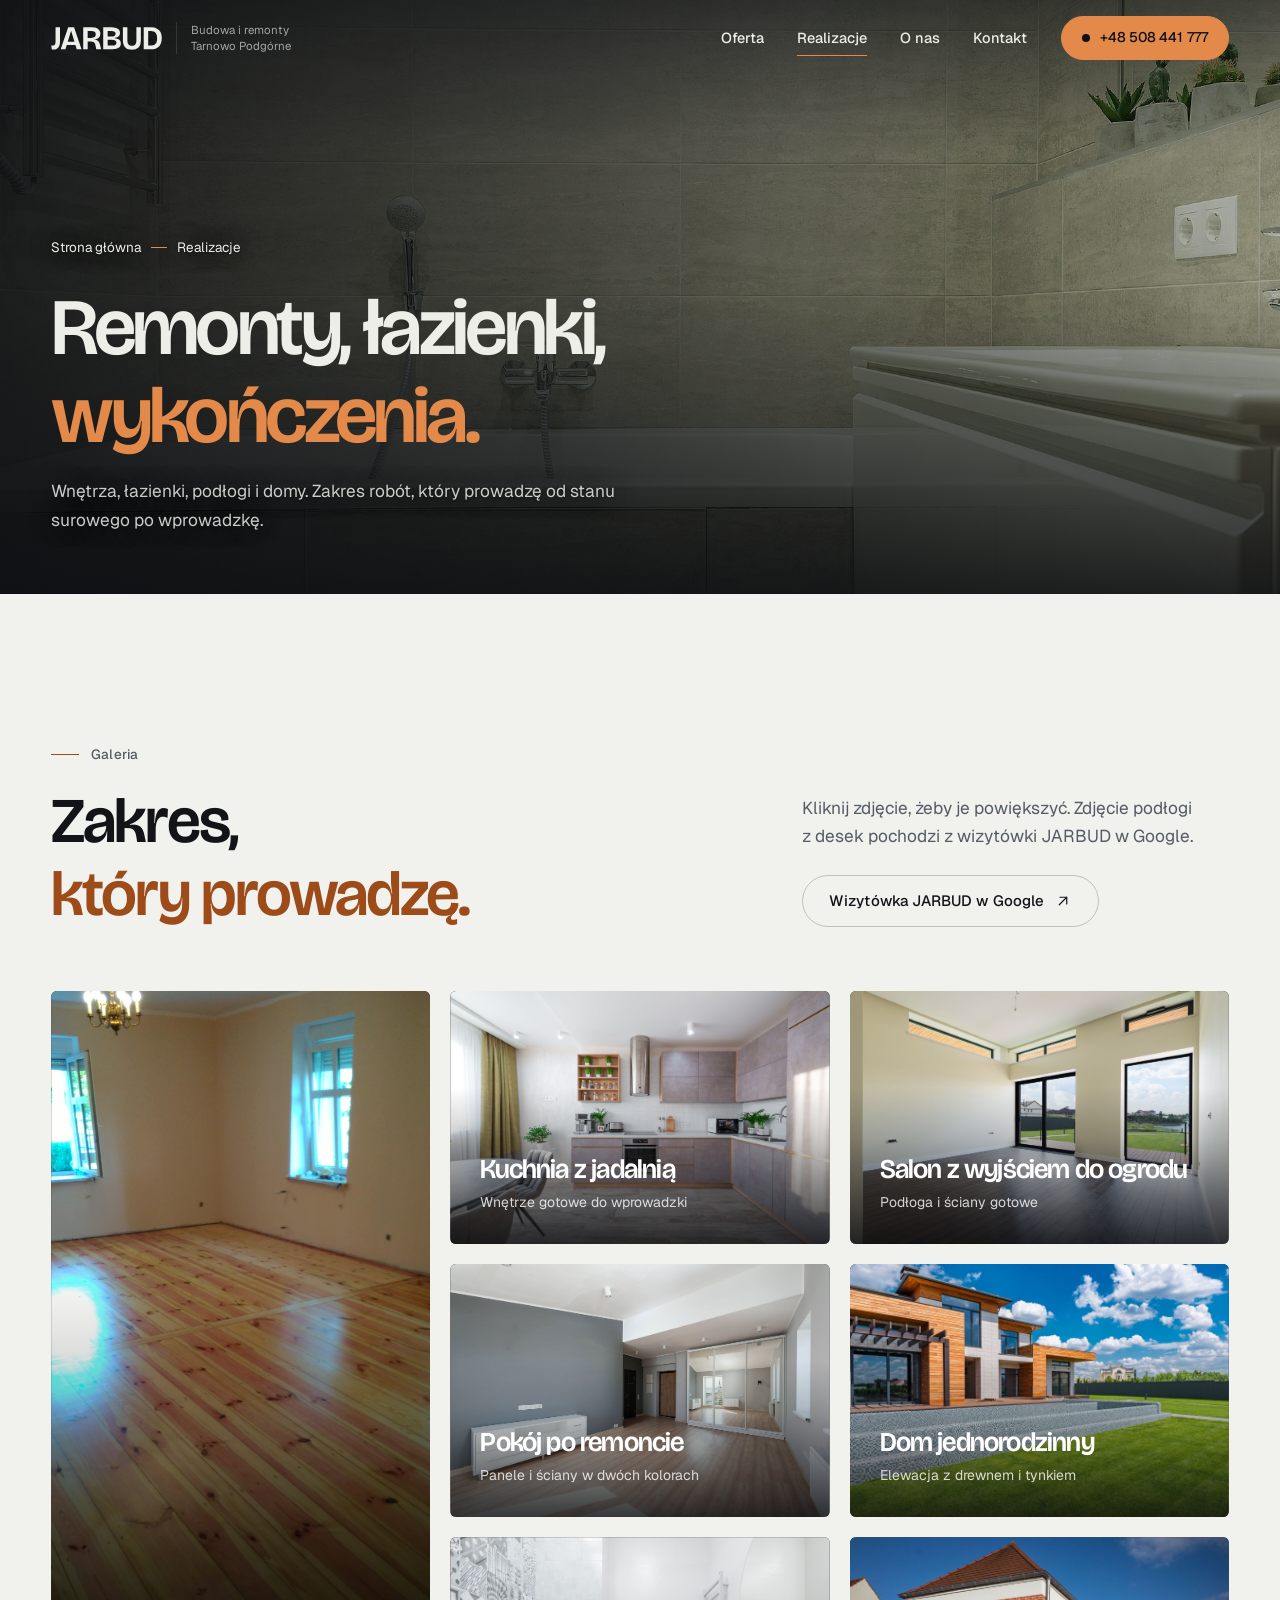
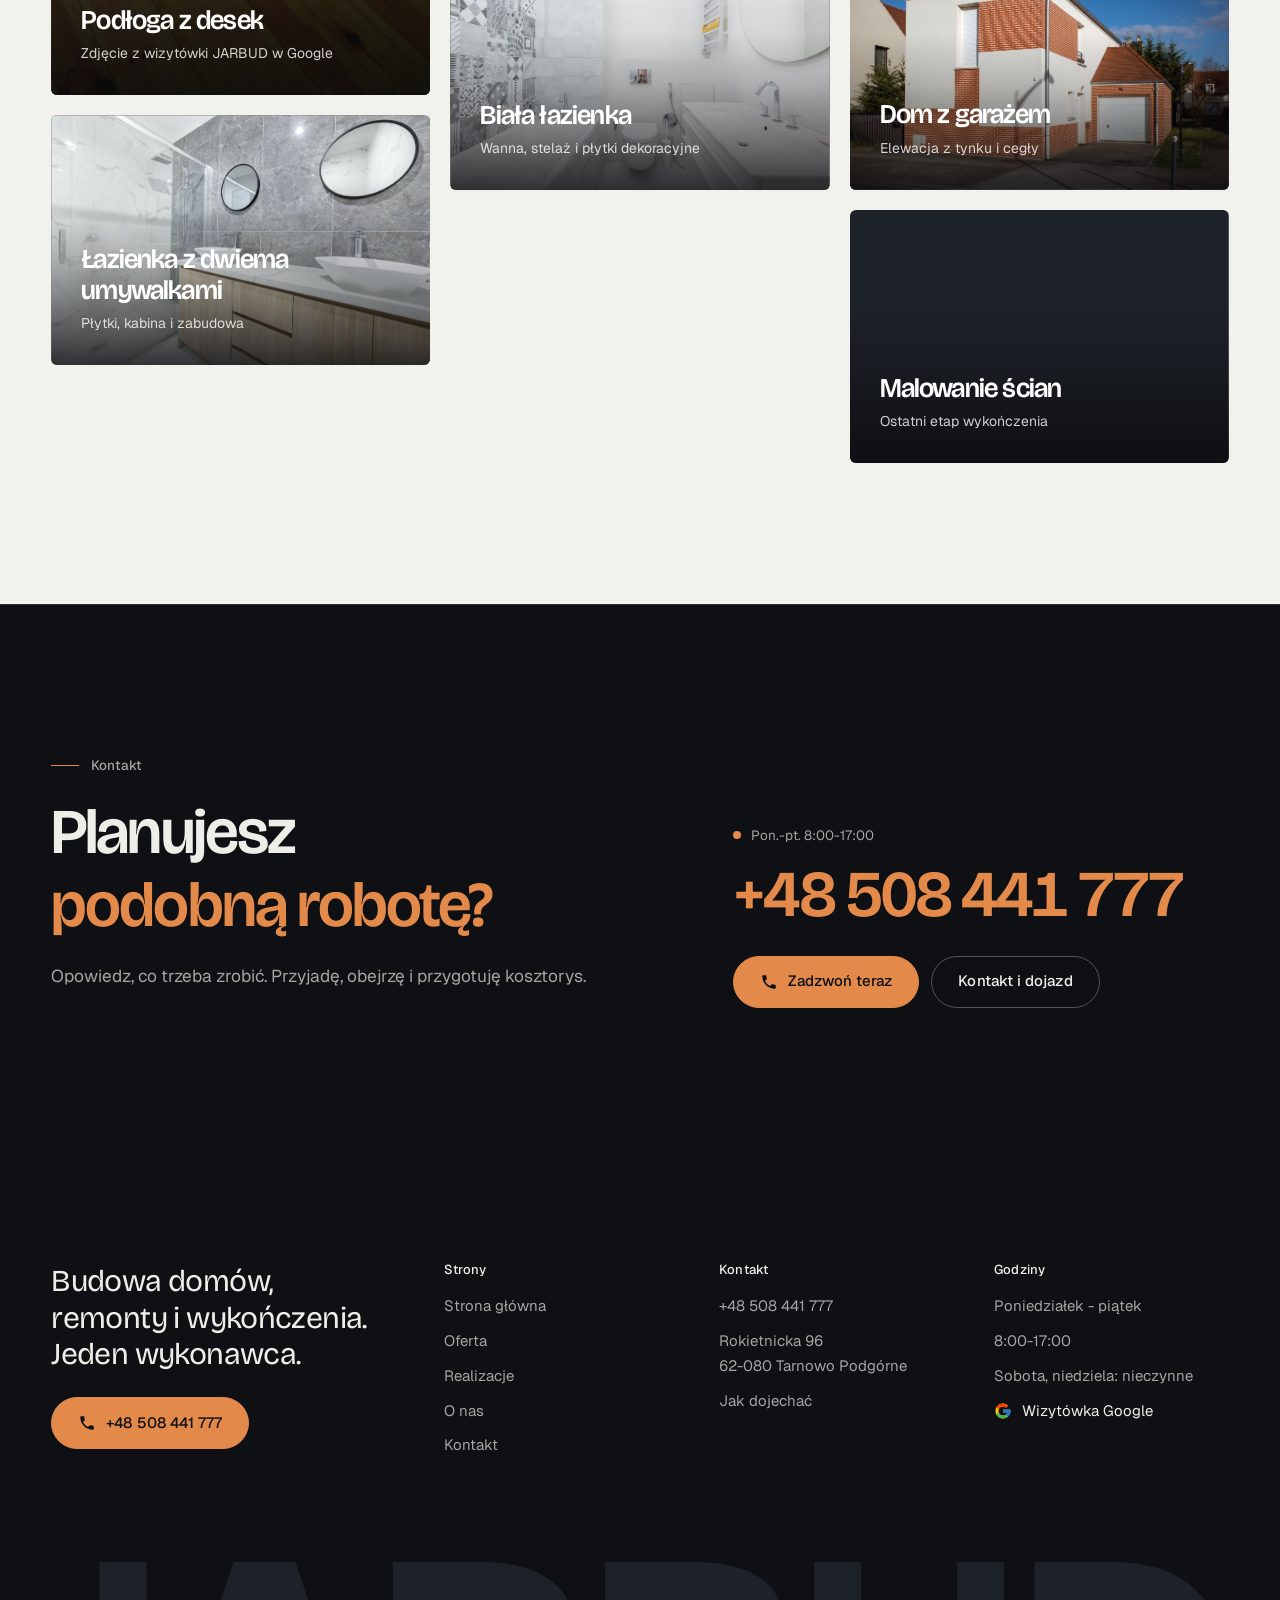
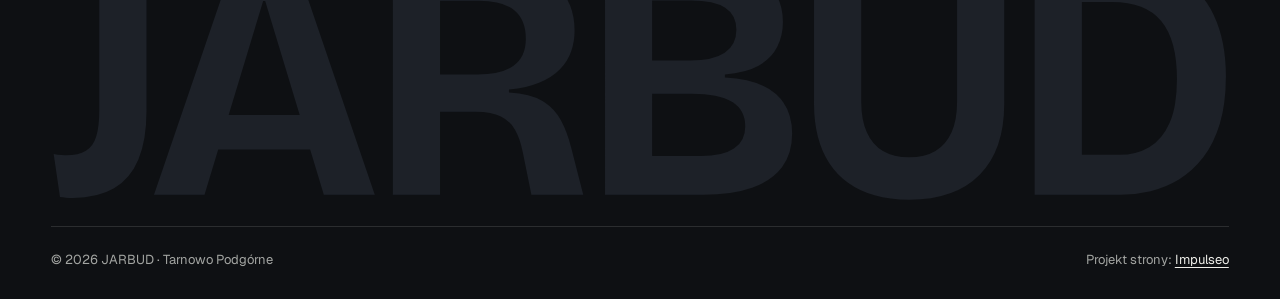
<file: realizacje.html>
<!DOCTYPE html>
<html lang="pl">
<head>
<meta charset="UTF-8">
<meta name="viewport" content="width=device-width, initial-scale=1.0">
<title>Realizacje - JARBUD, remonty i wykończenia, Tarnowo Podgórne</title>
<meta name="description" content="Wnętrza, łazienki, podłogi i domy. Zakres robót JARBUD z Tarnowa Podgórnego, od stanu surowego po wprowadzkę.">
<link rel="canonical" href="https://impulseo-pl.github.io/jarbud/realizacje.html">
<meta name="robots" content="noindex, nofollow">
<meta name="theme-color" content="#0E1013">
<meta property="og:type" content="website">
<meta property="og:locale" content="pl_PL">
<meta property="og:site_name" content="JARBUD">
<meta property="og:title" content="Realizacje - JARBUD, remonty i wykończenia, Tarnowo Podgórne">
<meta property="og:description" content="Wnętrza, łazienki, podłogi i domy. Zakres robót JARBUD z Tarnowa Podgórnego, od stanu surowego po wprowadzkę.">
<meta property="og:url" content="https://impulseo-pl.github.io/jarbud/realizacje.html">
<meta property="og:image" content="https://impulseo-pl.github.io/jarbud/img/og.jpg">
<meta property="og:image:width" content="1200">
<meta property="og:image:height" content="630">
<meta name="twitter:card" content="summary_large_image">
<script>(function(){var d=document.documentElement;d.classList.add('js');try{if(!window.matchMedia('(prefers-reduced-motion: reduce)').matches)d.classList.add('anim');}catch(e){}setTimeout(function(){if(!d.classList.contains('anim-ok'))d.classList.remove('anim');},3500);})();</script>

<link rel="preload" as="image" href="img/g13.jpg" fetchpriority="high">
<link rel="preconnect" href="https://fonts.googleapis.com">
<link rel="preconnect" href="https://fonts.gstatic.com" crossorigin>
<link href="https://fonts.googleapis.com/css2?family=Bricolage+Grotesque:opsz,wght@12..96,400..700&family=Geist:wght@400..600&display=swap" rel="stylesheet">
<link rel="stylesheet" href="assets/styles.css?v=20261030a">
<script src="assets/lenis.min.js?v=1.1.20" defer></script>
<script src="assets/main.js?v=20261030a" defer></script>
</head>
<body>
<a class="skip" href="#tresc">Przejdź do treści</a>
<header class="site-head">
<div class="head-in">
  <a class="brand" href="index.html" aria-label="JARBUD - strona główna">
    <span class="znak"><svg class="wm" viewBox="1 -700 3341 722" role="img" aria-label="JARBUD"><path pathLength="1" style="--i:0" d="M26.3 6.8 8.5 -115.7Q19.5 -113.2 30.3 -112.5Q41.1 -111.7 43.7 -111.7Q79.3 -111.7 100.1 -124.5Q120.9 -137.2 129.4 -165.7Q137.9 -194.3 137.9 -240.8V-660H271.9V-237.4Q271.9 -154.7 248.9 -100.1Q226 -45.4 179.7 -18.2Q133.5 9 63.1 9Q51 9 43.3 8.3Q35.7 7.5 26.3 6.8Z"/><path pathLength="1" style="--i:1" d="M293.1 0 519.2 -660H694.3L919.6 0H775L608.6 -549.8H602.9L436.5 0ZM411.2 -128.5V-225.9H817.5V-128.5Z"/><path pathLength="1" style="--i:2" d="M970.8 0V-660H1228Q1272.5 -660 1311.9 -652.4Q1351.3 -644.7 1383.2 -629.3Q1415.2 -613.9 1438.4 -590.7Q1461.6 -567.4 1474.1 -535.9Q1486.5 -504.4 1486.5 -464.7Q1486.5 -434.5 1476.7 -406.4Q1466.9 -378.4 1445 -355.7Q1423.2 -333.1 1387.3 -318.2Q1351.4 -303.3 1300.3 -298.3V-290.3Q1361.1 -287.1 1395.4 -266Q1429.7 -244.9 1448 -210.9Q1466.3 -176.9 1476.9 -133.3L1511.1 0H1363.9L1338.9 -123Q1331.8 -158.9 1317.8 -183.9Q1303.9 -208.9 1277.5 -222.2Q1251.2 -235.5 1206.5 -235.5H1104.8V0ZM1104.8 -341.1H1211.9Q1278.3 -341.1 1313.2 -365.8Q1348.1 -390.5 1348.1 -442.3Q1348.1 -496.8 1315.3 -523.7Q1282.6 -550.5 1216.1 -550.5H1104.8Z"/><path pathLength="1" style="--i:3" d="M1572.8 0V-660H1825.2Q1886.2 -660 1932.9 -648.9Q1979.6 -637.7 2011.9 -616.2Q2044.2 -594.7 2060.9 -563.3Q2077.6 -531.8 2077.6 -490.1Q2077.6 -451.2 2061.2 -418.8Q2044.9 -386.4 2008.5 -366.2Q1972.1 -346.1 1912.9 -341.3V-332.6Q2011.7 -327.1 2057.8 -285.7Q2103.8 -244.4 2103.8 -173.5Q2103.8 -116.1 2074.9 -77.8Q2045.9 -39.5 1990 -19.8Q1934.1 0 1850.7 0ZM1706.5 -109.5H1845.6Q1906.7 -109.5 1938.7 -130.9Q1970.7 -152.3 1970.7 -193.8Q1970.7 -240.9 1933 -263.6Q1895.2 -286.4 1819.7 -286.4H1706.5ZM1706.5 -380.7H1814.9Q1879.6 -380.7 1912.5 -402.7Q1945.5 -424.8 1945.5 -467.9Q1945.5 -510.1 1913.8 -530.7Q1882.1 -551.3 1817.5 -551.3H1706.5Z"/><path pathLength="1" style="--i:4" d="M2435.4 14.3Q2381.3 14.3 2337.9 1.8Q2294.5 -10.7 2262.4 -34Q2230.3 -57.3 2208.8 -90.3Q2187.3 -123.3 2176.6 -165.4Q2165.8 -207.5 2165.8 -257.3V-660H2299.8V-264.8Q2299.8 -212.7 2315.6 -177.2Q2331.4 -141.6 2361.4 -123.8Q2391.5 -106 2435.4 -106Q2480.6 -106 2510.5 -123.9Q2540.4 -141.9 2556.1 -177.1Q2571.7 -212.3 2571.7 -264.8V-660H2705.5V-257.3Q2705.5 -127.3 2635.9 -56.5Q2566.3 14.3 2435.4 14.3Z"/><path pathLength="1" style="--i:5" d="M2855.1 0V-113.1H3032.3Q3080.1 -113.1 3116.9 -134.7Q3153.7 -156.3 3174.6 -203.4Q3195.5 -250.5 3195.5 -328Q3195.5 -383.7 3184.4 -424.9Q3173.3 -466.1 3150.8 -493.2Q3128.3 -520.2 3093.7 -533.5Q3059.1 -546.9 3011.5 -546.9H2855.1V-660H3006.4Q3120.7 -660 3193.3 -621Q3265.8 -582 3300.1 -509.5Q3334.5 -437 3334.5 -336.3Q3334.5 -258.3 3317.2 -201.3Q3300 -144.3 3269.7 -105.3Q3239.3 -66.3 3201.1 -43.3Q3162.9 -20.3 3120.3 -10.1Q3077.6 0 3035.9 0ZM2791.8 0V-660H2925.8V0Z"/></svg></span>
    <span class="brand-sub">Budowa i&nbsp;remonty<br>Tarnowo Podgórne</span>
  </a>
  <nav class="nav-links" aria-label="Menu główne">
    <a class="nl" href="oferta.html">Oferta</a><a class="nl" href="realizacje.html" aria-current="page">Realizacje</a><a class="nl" href="o-nas.html">O&nbsp;nas</a><a class="nl" href="kontakt.html">Kontakt</a>
    <a class="btn btn-copper nav-cta" href="tel:+48508441777"><span class="live" aria-hidden="true"></span>+48 508 441 777</a>
  </nav>
  <button class="burger" type="button" aria-label="Otwórz menu" aria-expanded="false" aria-controls="mnav"><span></span><span></span></button>
</div>
</header>

<div class="mnav" id="mnav">
  <div class="mnav-in">
    <a class="ml" href="index.html">Strona główna</a><a class="ml" href="oferta.html">Oferta</a><a class="ml" href="realizacje.html" aria-current="page">Realizacje</a><a class="ml" href="o-nas.html">O&nbsp;nas</a><a class="ml" href="kontakt.html">Kontakt</a>
    <div class="mnav-foot">
      <span>Pon.-pt. 8:00-17:00, Tarnowo Podgórne i&nbsp;okolice</span>
      <a class="btn btn-copper" href="tel:+48508441777"><svg class="ico" width="16" height="16" viewBox="0 0 24 24" fill="none" aria-hidden="true"><path d="M6.6 10.8a15.5 15.5 0 0 0 6.6 6.6l2.2-2.2a1 1 0 0 1 1-.24 11.4 11.4 0 0 0 3.6.58 1 1 0 0 1 1 1V20a1 1 0 0 1-1 1A17 17 0 0 1 3 4a1 1 0 0 1 1-1h3.5a1 1 0 0 1 1 1c0 1.25.2 2.46.58 3.6a1 1 0 0 1-.25 1l-2.23 2.2Z" fill="currentColor"/></svg>+48 508 441 777</a>
    </div>
  </div>
</div>
<main id="tresc">

<section class="pagehead">
  <div class="pagehead-media"><img src="img/g13.jpg" alt="Łazienka z wanną i płytkami w odcieniu betonu" width="1880" height="1253" decoding="async" fetchpriority="high"></div>
  <div class="ph-in">
    <p class="crumb up" style="--d:0"><a href="index.html">Strona główna</a><span class="sl" aria-hidden="true"></span>Realizacje</p>
    <h1><span class="ln"><span class="ln-i" style="--k:0">Remonty, łazienki,</span></span><span class="ln"><span class="ln-i" style="--k:1"><em>wykończenia.</em></span></span></h1>
    <p class="ph-lead up" style="--d:300">Wnętrza, łazienki, podłogi i&nbsp;domy. Zakres robót, który prowadzę od stanu surowego po wprowadzkę.</p>
  </div>
</section>

<section class="sec">
  <div class="wrap">
    <div class="sec-head">
      <div>
        <p class="eyebrow rv">Galeria</p>
        <h2 class="h2 rv rv-h"><span class="ln"><span class="ln-i" style="--k:0">Zakres,</span></span><span class="ln"><span class="ln-i" style="--k:1"><em>który prowadzę.</em></span></span></h2>
      </div>
      <div class="side rv" style="--d:120">
        <p class="lead">Kliknij zdjęcie, żeby je powiększyć. Zdjęcie podłogi z&nbsp;desek pochodzi z&nbsp;wizytówki JARBUD w&nbsp;Google.</p>
        <a class="btn btn-ghost" href="https://maps.google.com/?cid=8254359090110620049" target="_blank" rel="noopener">Wizytówka JARBUD w&nbsp;Google<svg class="ico" width="18" height="18" viewBox="0 0 24 24" fill="none" stroke="currentColor" stroke-width="1.6" stroke-linecap="round" stroke-linejoin="round" aria-hidden="true"><path d="M7 17 17 7M8 7h9v9"/></svg></a>
      </div>
    </div>
    <div class="masonry">
      <a class="tile rv-img rv" style="--d:0" href="img/g1.jpg" data-lb="Podłoga z desek - Zdjęcie z wizytówki JARBUD w Google">
        <img src="img/g1.jpg" alt="Podłoga z desek - Zdjęcie z wizytówki JARBUD w Google" width="1478" height="2746" decoding="async">
        <span class="tile-cap"><h3>Podłoga z&nbsp;desek</h3><span>Zdjęcie z&nbsp;wizytówki JARBUD w&nbsp;Google</span></span>
      </a><a class="tile rv-img rv" style="--d:110" href="img/g6.jpg" data-lb="Łazienka z dwiema umywalkami - Płytki, kabina i zabudowa">
        <img src="img/g6.jpg" alt="Łazienka z dwiema umywalkami - Płytki, kabina i zabudowa" width="1834" height="1208" decoding="async">
        <span class="tile-cap"><h3>Łazienka z&nbsp;dwiema umywalkami</h3><span>Płytki, kabina i&nbsp;zabudowa</span></span>
      </a><a class="tile rv-img rv" style="--d:220" href="img/about.jpg" data-lb="Kuchnia z jadalnią - Wnętrze gotowe do wprowadzki">
        <img src="img/about.jpg" alt="Kuchnia z jadalnią - Wnętrze gotowe do wprowadzki" width="1880" height="1255" decoding="async">
        <span class="tile-cap"><h3>Kuchnia z&nbsp;jadalnią</h3><span>Wnętrze gotowe do wprowadzki</span></span>
      </a><a class="tile rv-img rv" style="--d:0" href="img/g5.jpg" data-lb="Pokój po remoncie - Panele i ściany w dwóch kolorach">
        <img src="img/g5.jpg" alt="Pokój po remoncie - Panele i ściany w dwóch kolorach" width="1880" height="1255" decoding="async">
        <span class="tile-cap"><h3>Pokój po remoncie</h3><span>Panele i&nbsp;ściany w&nbsp;dwóch kolorach</span></span>
      </a><a class="tile rv-img rv" style="--d:110" href="img/g8.jpg" data-lb="Biała łazienka - Wanna, stelaż i płytki dekoracyjne">
        <img src="img/g8.jpg" alt="Biała łazienka - Wanna, stelaż i płytki dekoracyjne" width="1880" height="1255" decoding="async">
        <span class="tile-cap"><h3>Biała łazienka</h3><span>Wanna, stelaż i&nbsp;płytki dekoracyjne</span></span>
      </a><a class="tile rv-img rv" style="--d:220" href="img/g12.jpg" data-lb="Salon z wyjściem do ogrodu - Podłoga i ściany gotowe">
        <img src="img/g12.jpg" alt="Salon z wyjściem do ogrodu - Podłoga i ściany gotowe" width="1880" height="1255" decoding="async">
        <span class="tile-cap"><h3>Salon z&nbsp;wyjściem do ogrodu</h3><span>Podłoga i&nbsp;ściany gotowe</span></span>
      </a><a class="tile rv-img rv" style="--d:0" href="img/g10.jpg" data-lb="Dom jednorodzinny - Elewacja z drewnem i tynkiem">
        <img src="img/g10.jpg" alt="Dom jednorodzinny - Elewacja z drewnem i tynkiem" width="1600" height="1068" decoding="async">
        <span class="tile-cap"><h3>Dom jednorodzinny</h3><span>Elewacja z&nbsp;drewnem i&nbsp;tynkiem</span></span>
      </a><a class="tile rv-img rv" style="--d:110" href="img/g11.jpg" data-lb="Dom z garażem - Elewacja z tynku i cegły">
        <img src="img/g11.jpg" alt="Dom z garażem - Elewacja z tynku i cegły" width="1600" height="1066" decoding="async">
        <span class="tile-cap"><h3>Dom z&nbsp;garażem</h3><span>Elewacja z&nbsp;tynku i&nbsp;cegły</span></span>
      </a><a class="tile rv-img rv" style="--d:220" href="img/g7.jpg" data-lb="Malowanie ścian - Ostatni etap wykończenia">
        <img src="img/g7.jpg" alt="Malowanie ścian - Ostatni etap wykończenia" width="1880" height="1255" loading="lazy" decoding="async">
        <span class="tile-cap"><h3>Malowanie ścian</h3><span>Ostatni etap wykończenia</span></span>
      </a>
    </div>
  </div>
</section>
<section class="cta-band dark">
  <div class="wrap cta-grid">
    <div>
      <p class="eyebrow rv">Kontakt</p>
      <h2 class="h2 rv rv-h"><span class="ln"><span class="ln-i" style="--k:0">Planujesz</span></span><span class="ln"><span class="ln-i" style="--k:1"><em>podobną robotę?</em></span></span></h2>
      <p class="lead rv" style="--d:120">Opowiedz, co trzeba zrobić. Przyjadę, obejrzę i&nbsp;przygotuję kosztorys.</p>
    </div>
    <div class="cta-side rv" style="--d:180">
      <span class="lbl"><span class="live" aria-hidden="true"></span>Pon.-pt. 8:00-17:00</span>
      <a class="cta-phone" href="tel:+48508441777">+48 508 441 777</a>
      <div class="cta-row">
        <a class="btn btn-copper" href="tel:+48508441777"><svg class="ico" width="16" height="16" viewBox="0 0 24 24" fill="none" aria-hidden="true"><path d="M6.6 10.8a15.5 15.5 0 0 0 6.6 6.6l2.2-2.2a1 1 0 0 1 1-.24 11.4 11.4 0 0 0 3.6.58 1 1 0 0 1 1 1V20a1 1 0 0 1-1 1A17 17 0 0 1 3 4a1 1 0 0 1 1-1h3.5a1 1 0 0 1 1 1c0 1.25.2 2.46.58 3.6a1 1 0 0 1-.25 1l-2.23 2.2Z" fill="currentColor"/></svg>Zadzwoń teraz</a>
        <a class="btn btn-ghost" href="kontakt.html">Kontakt i&nbsp;dojazd</a>
      </div>
    </div>
  </div>
</section>
</main>
<footer class="site-foot">
  <div class="wrap">
    <div class="foot-top">
      <div>
        <p class="foot-claim">Budowa domów, remonty i&nbsp;wykończenia. Jeden wykonawca.</p>
        <a class="btn btn-copper" href="tel:+48508441777"><svg class="ico" width="16" height="16" viewBox="0 0 24 24" fill="none" aria-hidden="true"><path d="M6.6 10.8a15.5 15.5 0 0 0 6.6 6.6l2.2-2.2a1 1 0 0 1 1-.24 11.4 11.4 0 0 0 3.6.58 1 1 0 0 1 1 1V20a1 1 0 0 1-1 1A17 17 0 0 1 3 4a1 1 0 0 1 1-1h3.5a1 1 0 0 1 1 1c0 1.25.2 2.46.58 3.6a1 1 0 0 1-.25 1l-2.23 2.2Z" fill="currentColor"/></svg>+48 508 441 777</a>
      </div>
      <div>
        <h4>Strony</h4>
        <ul><li><a href="index.html">Strona główna</a></li><li><a href="oferta.html">Oferta</a></li><li><a href="realizacje.html">Realizacje</a></li><li><a href="o-nas.html">O&nbsp;nas</a></li><li><a href="kontakt.html">Kontakt</a></li></ul>
      </div>
      <div>
        <h4>Kontakt</h4>
        <ul>
          <li><a href="tel:+48508441777">+48 508 441 777</a></li>
          <li>Rokietnicka 96<br>62-080 Tarnowo Podgórne</li>
          <li><a href="https://maps.google.com/?cid=8254359090110620049" target="_blank" rel="noopener">Jak dojechać</a></li>
        </ul>
      </div>
      <div>
        <h4>Godziny</h4>
        <ul>
          <li>Poniedziałek - piątek</li>
          <li>8:00-17:00</li>
          <li>Sobota, niedziela: nieczynne</li>
          <li><a class="soc" href="https://maps.google.com/?cid=8254359090110620049" target="_blank" rel="noopener" aria-label="Wizytówka JARBUD w Google"><svg class="g-logo" viewBox="0 0 48 48" aria-hidden="true"><path fill="#FFC107" d="M43.6 20.5H42V20H24v8h11.3C33.7 32.7 29.2 36 24 36c-6.6 0-12-5.4-12-12s5.4-12 12-12c3.1 0 5.8 1.2 7.9 3.1l5.7-5.7C34 6.1 29.3 4 24 4 12.9 4 4 12.9 4 24s8.9 20 20 20 20-8.9 20-20c0-1.3-.1-2.4-.4-3.5z"/><path fill="#FF3D00" d="m6.3 14.7 6.6 4.8C14.7 15.1 19 12 24 12c3.1 0 5.8 1.2 7.9 3.1l5.7-5.7C34 6.1 29.3 4 24 4 16.3 4 9.7 8.3 6.3 14.7z"/><path fill="#4CAF50" d="M24 44c5.2 0 9.9-2 13.4-5.2l-6.2-5.2A11.9 11.9 0 0 1 24 36c-5.2 0-9.6-3.3-11.3-7.9l-6.5 5C9.5 39.6 16.2 44 24 44z"/><path fill="#1976D2" d="M43.6 20.5H42V20H24v8h11.3a12 12 0 0 1-4.1 5.6l6.2 5.2C37 39.2 44 34 44 24c0-1.3-.1-2.4-.4-3.5z"/></svg>Wizytówka Google</a></li>
        </ul>
      </div>
    </div>
    <div class="foot-mark" aria-hidden="true"><svg class="wm-foot" viewBox="1 -700 3341 722" aria-hidden="true" focusable="false"><path style="--i:0" d="M26.3 6.8 8.5 -115.7Q19.5 -113.2 30.3 -112.5Q41.1 -111.7 43.7 -111.7Q79.3 -111.7 100.1 -124.5Q120.9 -137.2 129.4 -165.7Q137.9 -194.3 137.9 -240.8V-660H271.9V-237.4Q271.9 -154.7 248.9 -100.1Q226 -45.4 179.7 -18.2Q133.5 9 63.1 9Q51 9 43.3 8.3Q35.7 7.5 26.3 6.8Z"/><path style="--i:1" d="M293.1 0 519.2 -660H694.3L919.6 0H775L608.6 -549.8H602.9L436.5 0ZM411.2 -128.5V-225.9H817.5V-128.5Z"/><path style="--i:2" d="M970.8 0V-660H1228Q1272.5 -660 1311.9 -652.4Q1351.3 -644.7 1383.2 -629.3Q1415.2 -613.9 1438.4 -590.7Q1461.6 -567.4 1474.1 -535.9Q1486.5 -504.4 1486.5 -464.7Q1486.5 -434.5 1476.7 -406.4Q1466.9 -378.4 1445 -355.7Q1423.2 -333.1 1387.3 -318.2Q1351.4 -303.3 1300.3 -298.3V-290.3Q1361.1 -287.1 1395.4 -266Q1429.7 -244.9 1448 -210.9Q1466.3 -176.9 1476.9 -133.3L1511.1 0H1363.9L1338.9 -123Q1331.8 -158.9 1317.8 -183.9Q1303.9 -208.9 1277.5 -222.2Q1251.2 -235.5 1206.5 -235.5H1104.8V0ZM1104.8 -341.1H1211.9Q1278.3 -341.1 1313.2 -365.8Q1348.1 -390.5 1348.1 -442.3Q1348.1 -496.8 1315.3 -523.7Q1282.6 -550.5 1216.1 -550.5H1104.8Z"/><path style="--i:3" d="M1572.8 0V-660H1825.2Q1886.2 -660 1932.9 -648.9Q1979.6 -637.7 2011.9 -616.2Q2044.2 -594.7 2060.9 -563.3Q2077.6 -531.8 2077.6 -490.1Q2077.6 -451.2 2061.2 -418.8Q2044.9 -386.4 2008.5 -366.2Q1972.1 -346.1 1912.9 -341.3V-332.6Q2011.7 -327.1 2057.8 -285.7Q2103.8 -244.4 2103.8 -173.5Q2103.8 -116.1 2074.9 -77.8Q2045.9 -39.5 1990 -19.8Q1934.1 0 1850.7 0ZM1706.5 -109.5H1845.6Q1906.7 -109.5 1938.7 -130.9Q1970.7 -152.3 1970.7 -193.8Q1970.7 -240.9 1933 -263.6Q1895.2 -286.4 1819.7 -286.4H1706.5ZM1706.5 -380.7H1814.9Q1879.6 -380.7 1912.5 -402.7Q1945.5 -424.8 1945.5 -467.9Q1945.5 -510.1 1913.8 -530.7Q1882.1 -551.3 1817.5 -551.3H1706.5Z"/><path style="--i:4" d="M2435.4 14.3Q2381.3 14.3 2337.9 1.8Q2294.5 -10.7 2262.4 -34Q2230.3 -57.3 2208.8 -90.3Q2187.3 -123.3 2176.6 -165.4Q2165.8 -207.5 2165.8 -257.3V-660H2299.8V-264.8Q2299.8 -212.7 2315.6 -177.2Q2331.4 -141.6 2361.4 -123.8Q2391.5 -106 2435.4 -106Q2480.6 -106 2510.5 -123.9Q2540.4 -141.9 2556.1 -177.1Q2571.7 -212.3 2571.7 -264.8V-660H2705.5V-257.3Q2705.5 -127.3 2635.9 -56.5Q2566.3 14.3 2435.4 14.3Z"/><path style="--i:5" d="M2855.1 0V-113.1H3032.3Q3080.1 -113.1 3116.9 -134.7Q3153.7 -156.3 3174.6 -203.4Q3195.5 -250.5 3195.5 -328Q3195.5 -383.7 3184.4 -424.9Q3173.3 -466.1 3150.8 -493.2Q3128.3 -520.2 3093.7 -533.5Q3059.1 -546.9 3011.5 -546.9H2855.1V-660H3006.4Q3120.7 -660 3193.3 -621Q3265.8 -582 3300.1 -509.5Q3334.5 -437 3334.5 -336.3Q3334.5 -258.3 3317.2 -201.3Q3300 -144.3 3269.7 -105.3Q3239.3 -66.3 3201.1 -43.3Q3162.9 -20.3 3120.3 -10.1Q3077.6 0 3035.9 0ZM2791.8 0V-660H2925.8V0Z"/></svg></div>
    <div class="foot-bottom">
      <span>© 2026 JARBUD · Tarnowo Podgórne</span>
      <span>Projekt strony: <a class="foot-credit" href="https://impulseo.pl" target="_blank" rel="noopener">Impulseo</a></span>
    </div>
  </div>
</footer>
<div class="sticky-call">
  <a class="btn btn-copper" href="tel:+48508441777"><svg class="ico" width="16" height="16" viewBox="0 0 24 24" fill="none" aria-hidden="true"><path d="M6.6 10.8a15.5 15.5 0 0 0 6.6 6.6l2.2-2.2a1 1 0 0 1 1-.24 11.4 11.4 0 0 0 3.6.58 1 1 0 0 1 1 1V20a1 1 0 0 1-1 1A17 17 0 0 1 3 4a1 1 0 0 1 1-1h3.5a1 1 0 0 1 1 1c0 1.25.2 2.46.58 3.6a1 1 0 0 1-.25 1l-2.23 2.2Z" fill="currentColor"/></svg>Zadzwoń</a>
  <a class="btn btn-ghost" href="kontakt.html">Kontakt i&nbsp;dojazd</a>
</div>
</body>
</html>
</file>
<file: assets/styles.css>
/* JARBUD - budowa domów i remonty. Projekt strony: Impulseo, 10.2026.
   Paleta: grafit + miedź. Krój: Bricolage Grotesque + Geist. */
:root{
  --ink:#0E1013;--ink-2:#15181D;--ink-3:#1D2128;--ink-line:rgba(238,238,233,.13);
  --paper:#F1F1EE;--paper-2:#E7E8E4;--line:rgba(18,20,24,.12);
  --text:#121418;--muted:#555B64;
  --on-dark:#EEEEE9;--on-dark-2:#A3A5A2;
  --accent:#E38A4A;--accent-d:#9C4B19;--accent-soft:rgba(227,138,74,.14);
  --paper-3:#FFFFFF;
  --f-display:"Bricolage Grotesque","Geist",system-ui,sans-serif;
  --f-body:"Geist",system-ui,-apple-system,"Segoe UI",sans-serif;
  --expo:cubic-bezier(.16,1,.3,1);--ease:cubic-bezier(.16,.84,.44,1);--in:cubic-bezier(.7,0,.84,0);
  --wrap:min(1320px, 100% - clamp(40px, 8vw, 128px));
  --nav-h:76px;
  --img-zoom:1.05;--img-dur:1.4s;--img-rest:brightness(1);--img-hot:brightness(1.08);
}
*,*::before,*::after{box-sizing:border-box}
html{-webkit-text-size-adjust:100%;background:var(--ink)}
html.lenis,html.lenis body{height:auto}
.lenis.lenis-smooth [data-lenis-prevent]{overscroll-behavior:contain}
.lenis.lenis-stopped{overflow:clip}
.lenis.lenis-smooth iframe{pointer-events:none}
body{margin:0;font-family:var(--f-body);font-size:17px;line-height:1.65;color:var(--text);background:var(--paper);-webkit-font-smoothing:antialiased;-moz-osx-font-smoothing:grayscale;overflow-x:clip}
img{display:block;max-width:100%;height:auto}
a{color:inherit;text-decoration:none}
p{margin:0 0 1em;max-width:62ch}
ul,ol{margin:0}
h1,h2,h3{font-family:var(--f-display);font-weight:600;letter-spacing:-.03em;margin:0;font-variation-settings:"opsz" 96;text-wrap:balance}
h2 em,h1 em{font-style:normal;color:var(--accent-d)}
.dark h1 em,.dark h2 em,.hero h1 em,.pagehead h1 em,.stopklatka h2 em{color:var(--accent)}
::selection{background:var(--accent);color:var(--ink)}
:focus-visible{outline:2px solid var(--accent);outline-offset:3px}
.skip{position:absolute;left:12px;top:-60px;z-index:300;background:var(--accent);color:var(--ink);padding:10px 16px;border-radius:8px;font-weight:500}
.skip:focus{top:12px}
.wrap{width:var(--wrap);margin-inline:auto}
.sec{padding:clamp(88px, 11vw, 168px) 0}
.dark{background:var(--ink);color:var(--on-dark)}
.dark-2{background:var(--ink-2);color:var(--on-dark)}
.paper-2{background:var(--paper-2)}
.nw{white-space:nowrap}
.ico{width:18px;height:18px;flex:none}

/* ---------- nagłówki sekcji ---------- */
.eyebrow{display:inline-flex;align-items:center;gap:12px;font-size:13.5px;font-weight:500;letter-spacing:.01em;color:var(--muted);margin:0 0 24px}
.eyebrow::before{content:"";width:28px;height:1px;background:var(--accent-d)}
.dark .eyebrow,.dark-2 .eyebrow,.stopklatka .eyebrow{color:var(--on-dark-2)}
.dark .eyebrow::before,.dark-2 .eyebrow::before,.stopklatka .eyebrow::before{background:var(--accent)}
.h2{font-size:clamp(2.3rem, 1.1rem + 3.6vw, 4.4rem);line-height:1.02}
.ln{display:block;overflow:hidden;padding:.12em 0 .14em;margin:-.12em 0 -.14em}
.ln-i{display:block}
.lead{font-size:1.08rem;color:var(--muted);max-width:52ch}
.dark .lead,.dark-2 .lead{color:var(--on-dark-2)}
.sec-head{display:grid;grid-template-columns:minmax(0,1.25fr) minmax(0,.75fr);gap:40px;align-items:end;margin-bottom:clamp(44px, 5vw, 72px)}
.sec-head .lead{margin:0}
.sec-head .side{display:flex;flex-direction:column;gap:24px;align-items:flex-start}

/* ---------- przyciski (klocki: jedna reakcja na kursor dla wszystkich) ---------- */
.btn{position:relative;isolation:isolate;overflow:hidden;display:inline-flex;align-items:center;justify-content:center;gap:10px;min-height:52px;padding:0 26px;border-radius:999px;border:1px solid transparent;font:500 15px/1.1 var(--f-body);letter-spacing:.005em;cursor:pointer;white-space:nowrap;transition:background-color .72s var(--ease),color .72s var(--ease),border-color .72s var(--ease),box-shadow .72s var(--ease)}
.btn::after,.card::after,.faq-item::after,.op-google::after{content:"";position:absolute;inset:0;z-index:-1;pointer-events:none;background:linear-gradient(105deg,transparent 30%,rgba(255,255,255,.26) 50%,transparent 70%);transform:translateX(-120%);transition:transform .72s var(--ease)}
.btn-copper{background:var(--accent);color:var(--ink);border-color:var(--accent)}
.btn-ghost{background:transparent;color:var(--text);border-color:rgba(18,20,24,.22)}
.dark .btn-ghost,.dark-2 .btn-ghost,.hero .btn-ghost,.stopklatka .btn-ghost,.pagehead .btn-ghost,.site-foot .btn-ghost{color:var(--on-dark);border-color:rgba(238,238,233,.3)}
.btn .arr{transition:transform .72s var(--ease)}
@media (hover:hover){
  .btn:hover,.card:hover,.faq-item:hover,.op-google:hover{background-color:var(--accent-d);color:#fff;border-color:var(--accent-d);box-shadow:0 0 0 4px rgba(227,138,74,.2)}
  .btn:hover::after,.card:hover::after,.faq-item:hover::after,.op-google:hover::after{transform:translateX(120%)}
}

/* ---------- pasek nawigacji ---------- */
.site-head{position:fixed;left:0;right:0;top:0;z-index:100;height:var(--nav-h);color:var(--on-dark);transition:transform .6s var(--expo)}
.site-head::before{content:"";position:absolute;inset:0;z-index:-1;background-color:rgba(14,16,19,0);border-bottom:1px solid transparent;transition:background-color .5s var(--ease),border-color .5s var(--ease)}
.site-head.is-scrolled::before{background-color:rgba(14,16,19,.86);border-bottom-color:var(--ink-line);-webkit-backdrop-filter:blur(14px) saturate(140%);backdrop-filter:blur(14px) saturate(140%)}
.site-head.is-hidden{transform:translateY(-100%)}
.head-in{width:var(--wrap);height:100%;margin-inline:auto;display:flex;align-items:center;justify-content:space-between;gap:24px}
.brand{display:flex;align-items:center;gap:14px;flex:none}
.znak{display:block;width:111px;height:24px}
.wm{display:block;width:100%;height:100%;overflow:visible}
.wm path{fill:currentColor}
.brand-sub{font-size:11.5px;line-height:1.35;color:var(--on-dark-2);padding-left:14px;border-left:1px solid var(--ink-line)}
.nav-links{display:flex;align-items:center;gap:clamp(20px, 2.6vw, 38px)}
.nl{position:relative;font-size:14.5px;font-weight:500;padding:8px 0;color:var(--on-dark)}
.nl::after{content:"";position:absolute;left:0;right:0;bottom:2px;height:1px;background:var(--accent);transform:scaleX(0);transform-origin:right;transition:transform .55s var(--ease)}
.nl:hover::after,.nl[aria-current="page"]::after{transform:scaleX(1);transform-origin:left}
.nav-cta{min-height:44px;padding:0 20px;font-size:14px}
.live{width:8px;height:8px;border-radius:50%;background:var(--accent);flex:none;animation:live 2.4s var(--ease) infinite}
.btn-copper .live{background:var(--ink)}
@keyframes live{0%{box-shadow:0 0 0 0 rgba(227,138,74,.55)}70%{box-shadow:0 0 0 10px rgba(227,138,74,0)}100%{box-shadow:0 0 0 0 rgba(227,138,74,0)}}
.burger{display:none;width:48px;height:48px;border-radius:50%;border:1px solid var(--ink-line);background:transparent;color:var(--on-dark);cursor:pointer;position:relative}
.burger span{position:absolute;left:15px;right:15px;height:1.5px;background:currentColor;transition:transform .5s var(--expo),top .5s var(--expo)}
.burger span:nth-child(1){top:19px}
.burger span:nth-child(2){top:27px}
.menu-open .burger span:nth-child(1){top:23px;transform:rotate(45deg)}
.menu-open .burger span:nth-child(2){top:23px;transform:rotate(-45deg)}
.mnav{position:fixed;inset:0;z-index:99;background:var(--ink);color:var(--on-dark);padding:calc(var(--nav-h) + 32px) 0 32px;display:flex;flex-direction:column;visibility:hidden;clip-path:inset(0 0 100% 0);transition:clip-path .7s var(--expo),visibility 0s .7s}
.menu-open .mnav{visibility:visible;clip-path:inset(0 0 0 0);transition:clip-path .7s var(--expo)}
.mnav-in{width:var(--wrap);margin-inline:auto;display:flex;flex-direction:column;height:100%}
.mnav a.ml{display:block;font-family:var(--f-display);font-size:clamp(2.2rem, 1.2rem + 5vw, 3.2rem);font-weight:600;letter-spacing:-.03em;line-height:1.2;padding:6px 0;border-bottom:1px solid var(--ink-line);transform:translateY(24px);opacity:0;transition:transform .7s var(--expo),opacity .7s var(--expo)}
.menu-open .mnav a.ml{transform:none;opacity:1}
.menu-open .mnav a.ml:nth-child(2){transition-delay:.05s}
.menu-open .mnav a.ml:nth-child(3){transition-delay:.1s}
.menu-open .mnav a.ml:nth-child(4){transition-delay:.15s}
.menu-open .mnav a.ml:nth-child(5){transition-delay:.2s}
.mnav a.ml[aria-current="page"]{color:var(--accent)}
.mnav-foot{margin-top:auto;padding-top:28px;display:flex;flex-direction:column;gap:14px;color:var(--on-dark-2);font-size:14px}
.mnav-foot .btn{align-self:flex-start}

/* ---------- ekran wejścia: nazwa JARBUD rysowana kreską ---------- */
.intro{display:none}
.intro-on body{overflow:hidden}
.intro-on .intro{display:block;position:fixed;inset:0;z-index:1;background:var(--ink);transform:translateY(0);transition:transform .74s cubic-bezier(.66,0,.24,1)}
.intro-on .intro::before{content:"";position:absolute;inset:0;background:radial-gradient(60% 50% at 50% 50%,rgba(227,138,74,.08),transparent 70%);opacity:0;transition:opacity .9s var(--ease)}
.intro-on.intro-gra .intro::before{opacity:1}
.intro-on .intro::after{content:"";position:absolute;left:0;right:0;bottom:-1px;height:2px;background:linear-gradient(90deg,transparent,var(--accent) 20%,#F7C59B 50%,var(--accent) 80%,transparent);box-shadow:0 0 22px 2px rgba(227,138,74,.55)}
.intro-on.intro-out .intro{transform:translateY(-101%)}
.intro-line{position:absolute;left:50%;top:50%;width:var(--i-w,320px);height:1px;margin-top:calc(var(--i-h,90px) * .5 + 26px);transform:translateX(-50%);overflow:hidden}
.intro-line i{position:absolute;inset:0;background:linear-gradient(90deg,rgba(227,138,74,0),var(--accent) 30%,#F7C59B 70%,rgba(227,138,74,0));transform:scaleX(0);transform-origin:left}
.intro-on.intro-gra .intro-line i{transform:scaleX(1);transition:transform .62s var(--expo) .42s}
.intro-meta{position:absolute;left:50%;top:50%;margin-top:calc(var(--i-h,90px) * .5 + 44px);transform:translateX(-50%);font-size:12px;letter-spacing:.14em;color:var(--on-dark-2);white-space:nowrap;opacity:0}
.intro-on.intro-gra .intro-meta{opacity:1;transition:opacity .5s var(--ease) .7s}
.intro-on .znak{width:var(--i-baza-w,111px);height:var(--i-baza-h,24px)}
.intro-on .znak .wm{position:fixed;left:50%;top:50%;z-index:3;width:var(--i-w);height:var(--i-h);max-width:none;transform:translate(-50%,-50%) scale(1.04);transition:transform .9s var(--expo)}
.intro-on.intro-gra .znak .wm{transform:translate(-50%,-50%) scale(1)}
.intro-on.intro-out .znak .wm{transform:translate(calc(-50% + var(--i-px)),calc(-50% + var(--i-py))) scale(var(--i-zmniejsz));transition:transform .8s cubic-bezier(.16,.84,.44,1)}
.intro-on .znak .wm path{fill:var(--on-dark);fill-opacity:0;stroke:var(--accent);stroke-width:1.4px;vector-effect:non-scaling-stroke;stroke-dasharray:1;stroke-dashoffset:1;stroke-linejoin:round}
.intro-on.intro-gra .znak .wm path{animation:wm-rysuj .7s cubic-bezier(.65,0,.35,1) forwards,wm-zapal .62s linear forwards;animation-delay:calc(var(--i) * 70ms),calc(.42s + var(--i) * 45ms)}
.intro-on .znak.mierze .wm{position:static;width:100%;height:100%;transform:none;transition:none}
@keyframes wm-rysuj{to{stroke-dashoffset:0}}
@keyframes wm-zapal{0%{fill-opacity:0}64%{fill-opacity:1;stroke-opacity:1}100%{fill-opacity:1;stroke-opacity:0}}

/* ---------- odsłanianie przy przewijaniu ---------- */
.anim .rv{opacity:0;transform:translateY(32px)}
.anim .rv:not(.rv-done){transition:opacity 1s var(--expo),transform 1.1s var(--expo);transition-delay:calc(var(--d, 0) * 1ms)}
.anim .rv.is-in{opacity:1;transform:none}
.anim .rv-h{opacity:1;transform:none}
.anim .rv-h .ln-i{transform:translateY(108%);transition:transform 1.15s var(--expo);transition-delay:calc(var(--k, 0) * 95ms + var(--d, 0) * 1ms)}
.anim .rv-h.is-in .ln-i{transform:none}
.anim .rv-img{opacity:1;transform:none;clip-path:inset(0 0 100% 0)}
.anim .rv-img:not(.rv-done){transition:clip-path 1.3s var(--expo);transition-delay:calc(var(--d, 0) * 1ms)}
.anim .rv-img img{scale:1.14;transition:transform var(--img-dur) var(--ease),filter var(--img-dur) var(--ease),scale 1.7s var(--expo)}
.anim .rv-img.is-in{clip-path:inset(0 0 0 0)}
.anim .rv-img.is-in img{scale:1}

/* ---------- hero ---------- */
.hero{position:relative;display:flex;align-items:flex-end;min-height:100vh;min-height:100svh;color:var(--on-dark);background:var(--ink);overflow:hidden}
.hero-media{position:absolute;inset:0}
.hero-media img{width:100%;height:100%;object-fit:cover;object-position:60% 50%}
.hero-media::after{content:"";position:absolute;inset:0;background:linear-gradient(90deg,rgba(14,16,19,.94) 0%,rgba(14,16,19,.82) 32%,rgba(14,16,19,.34) 64%,rgba(14,16,19,.12) 100%),linear-gradient(0deg,rgba(14,16,19,.9) 0%,rgba(14,16,19,0) 42%),linear-gradient(180deg,rgba(14,16,19,.6) 0%,rgba(14,16,19,0) 24%)}
.hero-in{position:relative;width:var(--wrap);margin-inline:auto;padding:calc(var(--nav-h) + 36px) 0 clamp(24px, 4svh, 44px)}
.hero-tag{display:inline-flex;align-items:center;gap:12px;font-size:13.5px;color:var(--on-dark);padding:8px 16px 8px 14px;border:1px solid var(--ink-line);border-radius:999px;background:rgba(14,16,19,.35);margin-bottom:clamp(20px, 3.4svh, 34px)}
.hero-tag .sep{width:1px;height:12px;background:var(--ink-line)}
.hero-tag .muted{color:var(--on-dark-2)}
.hero h1{font-size:clamp(2.8rem, min(1.1rem + 5.6vw, 10.8svh), 6.7rem);line-height:.95;letter-spacing:-.045em;font-weight:600;max-width:13ch}
.hero-lead{font-size:clamp(1rem, .9rem + .4vw, 1.16rem);color:rgba(238,238,233,.84);max-width:50ch;margin:clamp(18px, 3svh, 30px) 0 clamp(22px, 3.6svh, 36px)}
.hero-ctas{display:flex;flex-wrap:wrap;gap:12px}
.hero-foot{display:flex;align-items:center;justify-content:space-between;gap:24px;margin-top:clamp(24px, 5svh, 56px);padding-top:20px;border-top:1px solid var(--ink-line);font-size:13.5px;color:var(--on-dark-2)}
.hero-foot .rate{display:flex;align-items:center;gap:12px}
.hero-foot .rate b{color:var(--on-dark);font-weight:600}
.g-logo{width:18px;height:18px;flex:none}
.stars{display:inline-flex;gap:2px;color:var(--accent)}
.stars svg{width:14px;height:14px}
.cue{display:flex;align-items:center;gap:14px;color:var(--on-dark-2)}
.cue-line{position:relative;width:1px;height:38px;background:var(--ink-line);overflow:hidden}
.cue-line i{position:absolute;inset:0;background:var(--accent);transform-origin:top;animation:cue 2.2s var(--ease) infinite}
@keyframes cue{0%{transform:scaleY(0);transform-origin:top}45%{transform:scaleY(1);transform-origin:top}55%{transform:scaleY(1);transform-origin:bottom}100%{transform:scaleY(0);transform-origin:bottom}}
.anim .hero .ln-i,.anim .pagehead .ln-i{transform:translateY(108%);transition:transform 1.2s var(--expo);transition-delay:calc(var(--k, 0) * 110ms)}
.anim .hero .up,.anim .pagehead .up{opacity:0;transform:translateY(22px);transition:opacity 1s var(--expo),transform 1.1s var(--expo);transition-delay:calc(var(--d, 0) * 1ms)}
.anim.hero-go .hero .ln-i,.anim.hero-go .pagehead .ln-i{transform:none}
.anim.hero-go .hero .up,.anim.hero-go .pagehead .up{opacity:1;transform:none}

/* ---------- pasek haseł ---------- */
.strip{background:var(--ink-2);color:var(--on-dark);border-top:1px solid var(--ink-line)}
.strip-in{width:min(96%, 1440px);margin-inline:auto;display:grid;grid-template-columns:repeat(5, minmax(0, 1fr))}
.strip-it{position:relative;text-align:center;padding:30px 14px}
.strip-it+.strip-it::before{content:"";position:absolute;left:0;top:30%;bottom:30%;width:1px;background:var(--accent);opacity:.75}
.strip .k{font-family:var(--f-display);font-size:1.2rem;font-weight:600;letter-spacing:-.015em;line-height:1.25}
.strip .v{font-size:13px;color:var(--on-dark-2);margin-top:4px}

/* ---------- kafle ze zdjęciem ---------- */
.tile{position:relative;display:block;overflow:hidden;border-radius:6px;background:var(--ink-3);color:#fff}
.tile img{width:100%;height:100%;object-fit:cover;filter:var(--img-rest);transition:transform var(--img-dur) var(--ease),filter var(--img-dur) var(--ease),scale 1.7s var(--expo)}
.tile::after{content:"";position:absolute;inset:0;background:linear-gradient(0deg,rgba(10,11,13,.82) 0%,rgba(10,11,13,.2) 42%,rgba(10,11,13,0) 62%);pointer-events:none}
.tile-cap{position:absolute;left:0;right:0;bottom:0;z-index:2;padding:clamp(20px, 2.4vw, 30px)}
.tile-cap h3{font-size:clamp(1.3rem, 1rem + .9vw, 1.7rem);color:#fff;line-height:1.15}
.tile-cap span{display:block;margin-top:6px;font-size:14px;color:rgba(255,255,255,.8)}
.tile .go{position:absolute;top:18px;right:18px;z-index:2;width:44px;height:44px;border-radius:50%;border:1px solid rgba(255,255,255,.4);display:grid;place-items:center;color:#fff;background:rgba(14,16,19,.25);transition:background-color .72s var(--ease),border-color .72s var(--ease),color .72s var(--ease)}
@media (hover:hover){
  .tile:hover img{transform:scale(var(--img-zoom));filter:var(--img-hot)}
  .tile:hover .go{background:var(--accent);border-color:var(--accent);color:var(--ink)}
}
.tiles-3{display:grid;grid-template-columns:repeat(3, minmax(0, 1fr));gap:20px;align-items:start}
.tiles-3 .tile{aspect-ratio:3/4}
.tiles-3 .tile:nth-child(2){margin-top:72px}

/* ---------- o mnie (strona główna) ---------- */
.about{display:grid;grid-template-columns:minmax(0, 1fr) minmax(0, 1fr);gap:clamp(40px, 7vw, 120px);align-items:center}
.fig{position:relative;margin:0;overflow:hidden;border-radius:6px;background:var(--ink-3)}
.fig img{width:100%;height:100%;object-fit:cover}
.about .fig{aspect-ratio:4/5}
.about .fig img{object-position:35% 40%}
.fig-tag{position:absolute;left:16px;bottom:16px;z-index:2;background:rgba(14,16,19,.74);color:#fff;font-size:12.5px;padding:8px 14px;border-radius:999px}
.stats{display:grid;grid-template-columns:repeat(3, minmax(0, 1fr));gap:24px;margin:36px 0 40px;padding-top:30px;border-top:1px solid var(--line)}
.stat b{display:block;font-family:var(--f-display);font-size:clamp(2.4rem, 1.6rem + 2.2vw, 3.6rem);font-weight:600;letter-spacing:-.045em;line-height:1;font-variant-numeric:tabular-nums}
.stat b small{font-size:.5em;letter-spacing:-.02em;margin-left:4px;color:var(--accent-d)}
.stat > span{display:block;margin-top:10px;font-size:13.5px;line-height:1.45;color:var(--muted)}

/* ---------- proces: linia postępu zapala kolejne etapy ---------- */
.proces{background:var(--ink);color:var(--on-dark)}
.proc-grid{display:grid;grid-template-columns:minmax(0, .9fr) minmax(0, 1.1fr);gap:clamp(40px, 7vw, 120px)}
.proc-side{position:sticky;top:calc(var(--nav-h) + 56px);align-self:start}
.proc-count{display:flex;align-items:baseline;gap:12px;margin-top:clamp(36px, 5vw, 64px);font-family:var(--f-display)}
.proc-count b{font-size:clamp(4rem, 2.6rem + 4vw, 6.6rem);font-weight:500;line-height:.9;letter-spacing:-.06em;color:var(--accent);font-variant-numeric:tabular-nums}
.proc-count span{font-size:1.1rem;color:var(--on-dark-2)}
.proc-now{margin-top:16px;padding-top:16px;border-top:1px solid var(--ink-line);max-width:260px;font-size:15px;color:var(--on-dark)}
.proc-steps{position:relative;padding-left:64px}
.proc-ol{list-style:none;padding:0;margin:0}
.wire{position:absolute;left:11px;top:16px;bottom:56px;width:2px;background:var(--ink-line);border-radius:2px}
.wire i{position:absolute;inset:0;border-radius:2px;background:linear-gradient(180deg,var(--accent),#F5BE93);transform-origin:top;transform:scaleY(var(--p, 0));box-shadow:0 0 16px rgba(227,138,74,.55)}
.step{position:relative;padding:6px 0 clamp(56px, 7vw, 96px)}
.step:last-child{padding-bottom:12px}
.step::before{content:"";position:absolute;left:-60px;top:12px;width:18px;height:18px;border-radius:50%;background:var(--ink);border:2px solid rgba(238,238,233,.22);transition:background-color .6s var(--ease),border-color .6s var(--ease),box-shadow .6s var(--ease)}
.step.is-live::before{background:var(--accent);border-color:var(--accent);box-shadow:0 0 0 7px rgba(227,138,74,.16)}
.step .no{font-size:13px;color:var(--on-dark-2);font-variant-numeric:tabular-nums}
.step h3{font-size:clamp(1.7rem, 1.2rem + 1.4vw, 2.4rem);margin:8px 0 14px;color:rgba(238,238,233,.55);transition:color .6s var(--ease)}
.step.is-live h3{color:var(--on-dark)}
.step p{color:var(--on-dark-2);margin:0}

/* ---------- galeria na stronie głównej ---------- */
.gal-3{display:grid;grid-template-columns:minmax(0, 1.3fr) minmax(0, 1fr);gap:20px}
.gal-3 .tile:nth-child(1),.gal-3 .tile:nth-child(3){aspect-ratio:16/10}
.gal-3 .tile:nth-child(2){grid-column:2;grid-row:1 / span 2}

/* ---------- lista usług ---------- */
.svc-list{display:grid;gap:12px}
.card{position:relative;isolation:isolate;overflow:hidden;display:grid;grid-template-columns:56px minmax(0, 1fr) minmax(0, 1.25fr) 44px;gap:28px;align-items:center;padding:26px 28px;border:1px solid var(--ink-line);border-radius:14px;color:var(--on-dark);background-color:rgba(255,255,255,0);transition:background-color .72s var(--ease),color .72s var(--ease),border-color .72s var(--ease),box-shadow .72s var(--ease)}
.card .ic{width:56px;height:56px;border-radius:50%;border:1px solid var(--ink-line);display:grid;place-items:center;color:var(--accent);transition:color .72s var(--ease),border-color .72s var(--ease)}
.card .ic svg{width:24px;height:24px}
.card h3{font-size:clamp(1.25rem, 1rem + .7vw, 1.55rem);line-height:1.2}
.card p{margin:0;color:var(--on-dark-2);font-size:15.5px;line-height:1.55;transition:color .72s var(--ease)}
.card .go{width:44px;height:44px;border-radius:50%;display:grid;place-items:center;border:1px solid var(--ink-line);transition:border-color .72s var(--ease)}
@media (hover:hover){
  .card:hover .ic{color:#fff;border-color:rgba(255,255,255,.4)}
  .card:hover p{color:rgba(255,255,255,.88)}
  .card:hover .go{border-color:rgba(255,255,255,.4)}
}

/* ---------- opinie ---------- */
.op-meta{display:flex;align-items:center;gap:18px}
.op-meta .big{font-family:var(--f-display);font-size:clamp(3.4rem, 2.4rem + 2.6vw, 4.6rem);font-weight:600;letter-spacing:-.05em;line-height:1}
.op-meta .stars svg{width:18px;height:18px}
.op-meta small{display:block;font-size:13.5px;color:var(--muted);margin-top:6px}
.op-google{position:relative;isolation:isolate;overflow:hidden;display:inline-flex;align-items:center;gap:10px;min-height:52px;padding:0 24px;border-radius:999px;border:1px solid rgba(18,20,24,.22);background-color:var(--paper-3);color:var(--text);font-size:15px;font-weight:500;transition:background-color .72s var(--ease),color .72s var(--ease),border-color .72s var(--ease),box-shadow .72s var(--ease)}
.opinie-grid{display:grid;grid-template-columns:minmax(0, 1.25fr) minmax(0, 1fr);gap:20px}
.op-card{margin:0;display:flex;flex-direction:column;justify-content:space-between;gap:28px;padding:clamp(28px, 3vw, 44px);background:var(--paper-3);border:1px solid var(--line);border-radius:14px}
.op-card blockquote{margin:0}
.op-card blockquote p{margin:0;max-width:none}
.opinie-grid.solo{grid-template-columns:minmax(0, 1fr)}
.opinie-grid.solo .op-card.feat{grid-row:auto;min-height:280px}
.op-card.feat{grid-row:span 2;background:var(--ink);border-color:var(--ink);color:var(--on-dark)}
.op-card.feat blockquote p{font-family:var(--f-display);font-size:clamp(1.5rem, 1.1rem + 1.2vw, 2.2rem);line-height:1.22;letter-spacing:-.02em;font-weight:500}
.op-card .q{font-family:var(--f-display);font-size:3.4rem;line-height:.6;color:var(--accent);height:24px}
.op-card figcaption{display:flex;align-items:center;gap:12px;font-size:14px;color:var(--muted)}
.op-card.feat figcaption{color:var(--on-dark-2)}
.op-card figcaption b{display:block;color:var(--text);font-weight:600;font-size:15px}
.op-card.feat figcaption b{color:var(--on-dark)}
.av{width:42px;height:42px;border-radius:50%;display:grid;place-items:center;background:var(--accent-soft);color:var(--accent-d);font-weight:600;flex:none}
.op-card.feat .av{color:var(--accent)}
.badges{display:flex;align-items:center;gap:clamp(20px, 3vw, 44px);margin-top:20px;padding:24px clamp(24px, 3vw, 40px);background:var(--ink);color:var(--on-dark);border-radius:14px}
.odz-list{list-style:none;padding:0;display:flex;align-items:center;gap:24px;flex:none}
.odz img{height:84px;width:auto}
.badges p{margin:0;color:var(--on-dark-2);font-size:15px}
.badges p b{display:block;color:var(--on-dark);font-family:var(--f-display);font-size:1.3rem;font-weight:600;letter-spacing:-.02em;margin-bottom:4px}

/* ---------- obszar działania ---------- */
.area{display:grid;grid-template-columns:minmax(0, 1fr) minmax(0, 1.15fr);gap:clamp(40px, 6vw, 100px);align-items:center}
.cities{list-style:none;padding:0;margin:32px 0 0;display:flex;flex-wrap:wrap;gap:10px}
.cities li{display:flex;align-items:center;gap:10px;padding:10px 18px;border:1px solid var(--line);border-radius:999px;font-size:15px;background:var(--paper-3)}
.cities li::before{content:"";width:7px;height:7px;border-radius:50%;background:var(--accent-d)}
.cities li.base{background:var(--ink);border-color:var(--ink);color:var(--on-dark)}
.cities li.base::before{background:var(--accent)}
.cities li.more{background:transparent;border-style:dashed;color:var(--muted)}
.map{position:relative;overflow:hidden;border-radius:14px;border:1px solid var(--line);background:var(--paper-2);aspect-ratio:4/3}
.map iframe{position:absolute;inset:0;width:100%;height:100%;border:0;filter:grayscale(1) contrast(1.06)}

/* ---------- pytania ---------- */
.faq-wrap{display:grid;grid-template-columns:minmax(0, .8fr) minmax(0, 1.2fr);gap:clamp(40px, 6vw, 100px);align-items:start}
.faq-side{position:sticky;top:calc(var(--nav-h) + 40px)}
.faq-item{position:relative;isolation:isolate;overflow:hidden;border:1px solid var(--line);border-radius:14px;background-color:var(--paper-3);color:var(--text);margin-bottom:12px;transition:background-color .72s var(--ease),color .72s var(--ease),border-color .72s var(--ease),box-shadow .72s var(--ease)}
.faq-item summary{list-style:none;cursor:pointer;position:relative;padding:24px 72px 24px 28px;font-family:var(--f-display);font-size:clamp(1.08rem, 1rem + .3vw, 1.24rem);font-weight:600;letter-spacing:-.015em;line-height:1.35}
.faq-item summary::-webkit-details-marker{display:none}
.faq-item summary::after{content:"";position:absolute;right:24px;top:50%;width:32px;height:32px;margin-top:-16px;border-radius:50%;border:1px solid currentColor;opacity:.4}
.faq-item summary i{position:absolute;right:35px;top:50%;width:10px;height:1.5px;background:currentColor;transition:transform .5s var(--expo)}
.faq-item summary i:last-child{transform:rotate(90deg)}
.faq-item[open] summary i:last-child{transform:rotate(0)}
.faq-a{padding:0 28px 26px;color:var(--muted);transition:color .72s var(--ease)}
.faq-a p{margin:0}
@media (hover:hover){.faq-item:hover .faq-a{color:rgba(255,255,255,.88)}}

/* ---------- stopklatka: okno na nieruchome zdjęcie ---------- */
.stopklatka{position:relative;clip-path:inset(0 0 0 0);min-height:620px;display:flex;align-items:center;color:var(--on-dark);background:var(--ink)}
.stk-bg{position:fixed;inset:0;z-index:0;background-size:cover;background-position:center 60%}
.stk-bg::after{content:"";position:absolute;inset:0;background:linear-gradient(90deg,rgba(14,16,19,.92) 0%,rgba(14,16,19,.74) 45%,rgba(14,16,19,.42) 100%)}
.stk-in{position:relative;z-index:1;width:var(--wrap);margin-inline:auto;padding:clamp(110px, 12vw, 180px) 0}
.stk-in .lead{color:rgba(238,238,233,.82)}
.cta-phone{position:relative;display:inline-block;margin:clamp(24px, 3vw, 36px) 0;font-family:var(--f-display);font-size:clamp(2.5rem, 1rem + 5.4vw, 6.4rem);font-weight:600;letter-spacing:-.045em;line-height:1;color:var(--accent);font-variant-numeric:tabular-nums}
.cta-phone::after{content:"";position:absolute;left:0;right:0;bottom:-8px;height:2px;background:var(--accent);transform:scaleX(0);transform-origin:right;transition:transform .7s var(--ease)}
.cta-phone:hover::after{transform:scaleX(1);transform-origin:left}
.cta-row{display:flex;flex-wrap:wrap;gap:12px}

/* ---------- pas kontaktu na końcu podstron ---------- */
.cta-band{padding:clamp(96px, 11vw, 168px) 0;border-top:1px solid var(--ink-line)}
.cta-grid{display:grid;grid-template-columns:minmax(0, 1.1fr) minmax(0, .9fr);gap:clamp(40px, 6vw, 96px);align-items:end}
.cta-band .lead{margin-top:24px}
.cta-side .lbl,.k-card .lbl{display:flex;align-items:center;gap:10px;font-size:13.5px;color:var(--on-dark-2)}
.cta-side .cta-phone{font-size:clamp(2.4rem, 1.2rem + 3.6vw, 4.6rem);margin:16px 0 28px}

/* ---------- stopka ---------- */
.site-foot{position:relative;overflow:hidden;background:var(--ink);color:var(--on-dark-2);padding:clamp(80px, 9vw, 120px) 0 28px;font-size:15px}
.foot-top{display:grid;grid-template-columns:minmax(0, 1.5fr) repeat(3, minmax(0, 1fr));gap:40px}
.foot-top h4{margin:0 0 18px;font:500 13px/1 var(--f-body);letter-spacing:.02em;color:var(--on-dark)}
.foot-top ul{list-style:none;padding:0;display:grid;gap:10px}
.foot-top a:not(.btn){transition:color .4s var(--ease)}
.foot-top a:not(.btn):hover{color:var(--accent)}
.foot-claim{font-family:var(--f-display);font-size:clamp(1.5rem, 1.1rem + 1vw, 2rem);line-height:1.2;letter-spacing:-.02em;color:var(--on-dark);max-width:18ch;margin:0 0 24px}
.soc{display:inline-flex;align-items:center;gap:10px;color:var(--on-dark)}
.soc svg{width:18px;height:18px}
.foot-mark{margin-top:clamp(56px, 7vw, 96px);color:var(--ink-3)}
.foot-mark svg{display:block;width:100%;height:auto}
.foot-mark path{fill:currentColor}
.foot-bottom{display:flex;justify-content:space-between;flex-wrap:wrap;gap:12px 24px;margin-top:24px;padding-top:22px;border-top:1px solid var(--ink-line);font-size:13px}
.foot-credit{color:var(--on-dark);text-decoration:underline;text-underline-offset:3px}

/* ---------- przyklejony pasek kontaktu (telefon) ---------- */
.sticky-call{display:none}

/* ---------- nagłówek podstrony ---------- */
.pagehead{position:relative;display:flex;align-items:flex-end;min-height:66vh;min-height:66svh;color:var(--on-dark);background:var(--ink);overflow:hidden}
.pagehead-media{position:absolute;inset:0}
.pagehead-media img{width:100%;height:100%;object-fit:cover}
.pagehead-media::after{content:"";position:absolute;inset:0;background:linear-gradient(90deg,rgba(14,16,19,.92) 0%,rgba(14,16,19,.7) 45%,rgba(14,16,19,.3) 100%),linear-gradient(0deg,rgba(14,16,19,.85) 0%,rgba(14,16,19,0) 50%),linear-gradient(180deg,rgba(14,16,19,.6) 0%,rgba(14,16,19,0) 26%)}
.ph-in{position:relative;width:var(--wrap);margin-inline:auto;padding:calc(var(--nav-h) + 56px) 0 clamp(36px, 5vw, 60px)}
.crumb{display:flex;align-items:center;gap:10px;font-size:13.5px;color:var(--on-dark-2);margin-bottom:22px}
.crumb a{display:inline-block;padding:8px 0}
.crumb a:hover{color:var(--accent)}
.crumb .sl{width:16px;height:1px;background:var(--accent)}
.pagehead h1{font-size:clamp(2.6rem, 1rem + 5vw, 5.8rem);line-height:.98;letter-spacing:-.045em;max-width:15ch}
.ph-lead{max-width:52ch;margin:22px 0 0;font-size:1.08rem;color:rgba(238,238,233,.84)}
.chips{display:flex;flex-wrap:wrap;gap:8px;margin-top:30px}
.chip{font-size:13.5px;padding:9px 16px;border:1px solid rgba(238,238,233,.24);border-radius:999px;color:var(--on-dark);transition:border-color .5s var(--ease),color .5s var(--ease),background-color .5s var(--ease)}
.chip:hover{border-color:var(--accent);color:var(--accent);background-color:rgba(14,16,19,.4)}

/* ---------- oferta: usługi naprzemiennie ---------- */
.svc-block{padding:clamp(72px, 9vw, 136px) 0;scroll-margin-top:calc(var(--nav-h) - 1px)}
.svc-block+.svc-block{border-top:1px solid var(--line)}
.svc-row{display:grid;grid-template-columns:minmax(0, 1fr) minmax(0, 1fr);gap:clamp(40px, 7vw, 120px);align-items:center}
.svc-block.flip .svc-fig{order:2}
.svc-fig{aspect-ratio:4/3}
.svc-fig.pion{aspect-ratio:4/5}
.svc-txt h2{font-size:clamp(2rem, 1.2rem + 2.4vw, 3.4rem);line-height:1.04;margin-bottom:22px}
.svc-txt p{color:var(--muted)}
.ticks{list-style:none;padding:0;margin:26px 0 34px;display:grid;gap:12px}
.ticks li{display:flex;align-items:center;gap:14px;font-weight:500}
.ticks li::before{content:"";flex:none;width:22px;height:22px;border-radius:50%;background:var(--accent-soft);box-shadow:inset 0 0 0 1px rgba(156,75,25,.35)}
.ticks li{position:relative}
.ticks li::after{content:"";position:absolute;left:8px;top:50%;width:5px;height:9px;margin-top:-6px;border-right:1.6px solid var(--accent-d);border-bottom:1.6px solid var(--accent-d);transform:rotate(45deg)}
.extra-grid{display:grid;grid-template-columns:repeat(4, minmax(0, 1fr));gap:1px;background:var(--ink-line);border:1px solid var(--ink-line);border-radius:14px;overflow:hidden}
.extra{background:var(--ink-2);padding:32px 28px}
.extra .ic{color:var(--accent);margin-bottom:22px}
.extra .ic svg{width:28px;height:28px}
.extra h3{font-size:1.3rem;margin-bottom:8px}
.extra p{margin:0;color:var(--on-dark-2);font-size:15px}

/* ---------- realizacje: murowana galeria + podgląd ---------- */
.masonry{columns:3 300px;column-gap:20px}
.masonry .tile{break-inside:avoid;margin-bottom:20px;cursor:zoom-in}
.masonry .tile img{height:auto}
.lb{position:fixed;inset:0;z-index:300;display:grid;place-items:center;padding:64px 24px;background:rgba(10,11,13,.94);opacity:0;visibility:hidden;transition:opacity .5s var(--expo),visibility 0s .5s}
.lb.is-open{opacity:1;visibility:visible;transition:opacity .5s var(--expo)}
.lb figure{margin:0;display:flex;flex-direction:column;align-items:center;transform:scale(.96);transition:transform .7s var(--expo)}
.lb.is-open figure{transform:none}
.lb img{max-height:78vh;max-height:78svh;width:auto;max-width:min(92vw, 1400px);border-radius:4px}
.lb figcaption{margin-top:16px;color:var(--on-dark-2);font-size:14px;text-align:center}
.lb-btn{position:absolute;width:52px;height:52px;border-radius:50%;border:1px solid rgba(238,238,233,.3);background:rgba(14,16,19,.6);color:var(--on-dark);display:grid;place-items:center;cursor:pointer;transition:border-color .4s var(--ease),color .4s var(--ease)}
.lb-btn:hover{border-color:var(--accent);color:var(--accent)}
.lb-x{top:18px;right:18px}
.lb-prev{left:18px;top:50%;margin-top:-26px}
.lb-next{right:18px;top:50%;margin-top:-26px}

/* ---------- o nas ---------- */
.story{display:grid;grid-template-columns:minmax(0, .95fr) minmax(0, 1.05fr);gap:clamp(40px, 7vw, 120px);align-items:start}
.story .fig{aspect-ratio:3/2;position:sticky;top:calc(var(--nav-h) + 40px)}
.story-txt p{color:var(--muted)}
.story-txt p:first-of-type{font-size:1.2rem;color:var(--text)}
.numbers{display:grid;grid-template-columns:repeat(4, minmax(0, 1fr));gap:1px;background:var(--ink-line);border:1px solid var(--ink-line);border-radius:14px;overflow:hidden}
.numbers .stat{background:var(--ink);padding:32px 28px}
.numbers .stat > span{color:var(--on-dark-2)}
.vals{display:grid;grid-template-columns:repeat(3, minmax(0, 1fr));gap:clamp(24px, 3vw, 48px);margin-top:clamp(56px, 7vw, 96px)}
.val{padding-top:24px;border-top:1px solid var(--ink-line)}
.val h3{font-size:1.45rem;margin-bottom:10px}
.val p{margin:0;color:var(--on-dark-2)}

/* ---------- kontakt ---------- */
.k-grid{display:grid;grid-template-columns:minmax(0, 1.1fr) minmax(0, .9fr);gap:20px}
.k-card{border-radius:14px;padding:clamp(28px, 3.6vw, 52px);background:var(--paper-3);border:1px solid var(--line)}
.k-card.dark{background:var(--ink);border-color:var(--ink)}
.k-card .lbl{display:flex;align-items:center;gap:10px;font-size:13.5px;color:var(--on-dark-2);margin-bottom:18px}
.k-phone{display:inline-block;font-family:var(--f-display);font-size:clamp(2.2rem, 1.2rem + 3vw, 3.8rem);font-weight:600;letter-spacing:-.045em;line-height:1;color:var(--accent);margin-bottom:24px;font-variant-numeric:tabular-nums}
.k-card.dark p{color:var(--on-dark-2)}
.k-list{list-style:none;padding:0;display:grid;gap:22px}
.k-list li{display:grid;grid-template-columns:24px 1fr;gap:14px}
.k-list svg{width:22px;height:22px;color:var(--accent-d);margin-top:2px}
.k-list b{display:block;font-weight:600}
.k-list span,.k-list a{color:var(--muted)}
.k-list a.u{color:var(--accent-d);text-decoration:underline;text-underline-offset:3px}
.hours{list-style:none;padding:0;margin-top:8px}
.hours li{display:flex;justify-content:space-between;gap:20px;padding:11px 0;border-bottom:1px solid var(--line);font-size:15px}
.hours li span:last-child{color:var(--muted)}
.map-lg{aspect-ratio:21/9;margin-top:20px}

/* ---------- przejście między podstronami ---------- */
@view-transition{navigation:auto}
::view-transition-old(root){animation:vt-wyjdz .42s cubic-bezier(.7,0,.84,0) both}
::view-transition-new(root){animation:vt-wejdz .8s cubic-bezier(.16,1,.3,1) both}
@keyframes vt-wyjdz{to{opacity:0;transform:translateY(-16px)}}
@keyframes vt-wejdz{from{opacity:0;transform:translateY(26px)}}
html:not(.intro-on) .site-head{view-transition-name:naglowek}
::view-transition-group(naglowek){animation-duration:0s}
.pt-leave main,.pt-leave .site-foot{opacity:0;transform:translateY(-14px);transition:opacity .32s var(--in),transform .32s var(--in)}

/* ---------- poprawki czytelności (pomiar w przeglądarce) ---------- */
.dark-2 h2 em,.proces h2 em{color:var(--accent)}
.proces .eyebrow{color:var(--on-dark-2)}
.proces .eyebrow::before{background:var(--accent)}
.sticky-call .btn-ghost{color:var(--on-dark);border-color:rgba(238,238,233,.3)}
.hero-media::after{background:linear-gradient(90deg,rgba(14,16,19,.94) 0%,rgba(14,16,19,.86) 34%,rgba(14,16,19,.46) 66%,rgba(14,16,19,.16) 100%),linear-gradient(0deg,rgba(14,16,19,.9) 0%,rgba(14,16,19,0) 42%),linear-gradient(180deg,rgba(14,16,19,.6) 0%,rgba(14,16,19,0) 24%)}
.hero-tag,.hero-lead,.hero-foot,.crumb,.ph-lead{text-shadow:0 1px 2px rgba(14,16,19,.55),0 0 22px rgba(14,16,19,.6)}
.svc-txt p{max-width:56ch}
.faq-a p,.story-txt p{max-width:50ch}
.crumb{color:var(--on-dark)}
@media (min-width:761px){.gal-3 .tile:nth-child(2) img{position:absolute;inset:0}}
.k-card.dark{display:flex;flex-direction:column}
.k-next{list-style:none;margin:auto 0 0;padding:36px 0 0;display:grid;gap:0}
.k-next li{display:flex;gap:16px;align-items:baseline;padding:14px 0;border-top:1px solid rgba(238,238,233,.12);color:var(--on-dark);font-size:15px}
.k-next span{font-size:12.5px;color:var(--accent);font-variant-numeric:tabular-nums}

/* ---------- responsywność ---------- */
@media (max-width:1100px){
  .card{grid-template-columns:56px minmax(0, 1fr) 44px}
  .card p{grid-column:2 / 3}
  .card .go{grid-row:1;grid-column:3}
  .foot-top{grid-template-columns:repeat(2, minmax(0, 1fr))}
  .extra-grid{grid-template-columns:repeat(2, minmax(0, 1fr))}
  .numbers{grid-template-columns:repeat(2, minmax(0, 1fr))}
}
@media (max-width:960px){
  :root{--nav-h:68px}
  .nav-links,.brand-sub{display:none}
  .burger{display:block}
  .sec-head,.about,.proc-grid,.area,.faq-wrap,.story,.svc-row,.k-grid,.cta-grid{grid-template-columns:minmax(0, 1fr)}
  .proc-side,.faq-side,.story .fig{position:static}
  .svc-block.flip .svc-fig{order:0}
  .opinie-grid{grid-template-columns:minmax(0, 1fr)}
  .op-card.feat{grid-row:auto}
  .tiles-3{grid-template-columns:repeat(3, minmax(0, 1fr));gap:12px}
  .tiles-3 .tile:nth-child(2){margin-top:40px}
  .vals{grid-template-columns:minmax(0, 1fr)}
  .map-lg{aspect-ratio:4/3}
}
@media (max-width:760px){
  body{font-size:16px}
  .strip-in{display:flex;overflow-x:auto;scroll-snap-type:x mandatory;-webkit-overflow-scrolling:touch;scrollbar-width:none;width:100%}
  .strip-in::-webkit-scrollbar{display:none}
  .strip-it{flex:0 0 auto;min-width:46%;scroll-snap-align:start;padding:24px 18px}
  .tiles-3{display:flex;overflow-x:auto;scroll-snap-type:x mandatory;gap:12px;margin-right:calc((100vw - 100%) / -2);padding-right:20px;scrollbar-width:none}
  .tiles-3::-webkit-scrollbar{display:none}
  .tiles-3 .tile{flex:0 0 78%;scroll-snap-align:start}
  .tiles-3 .tile:nth-child(2){margin-top:0}
  .gal-3{grid-template-columns:minmax(0, 1fr)}
  .gal-3 .tile:nth-child(2){grid-column:auto;grid-row:auto;aspect-ratio:4/5}
  .stats{grid-template-columns:repeat(3, minmax(0, 1fr));gap:14px}
  .card{grid-template-columns:48px minmax(0, 1fr);gap:16px 18px;padding:22px 20px}
  .card .ic{width:48px;height:48px}
  .card p{grid-column:1 / -1}
  .card .go{display:none}
  .hero-foot{flex-wrap:wrap}
  .hero-foot .cue{display:none}
  .badges{flex-direction:column;align-items:flex-start}
  .odz img{height:70px}
  .foot-top{grid-template-columns:minmax(0, 1fr)}
  .extra-grid,.numbers{grid-template-columns:minmax(0, 1fr)}
  .hero-tag .muted,.hero-tag .sep{display:none}
  .chips{display:none}
  .pagehead{min-height:auto}
  .sticky-call{position:fixed;left:12px;right:12px;bottom:12px;z-index:90;display:grid;grid-template-columns:minmax(0, 1fr) minmax(0, 1fr);gap:8px;padding:8px;border-radius:999px;background:rgba(14,16,19,.94);border:1px solid var(--ink-line);transform:translateY(150%);transition:transform .6s var(--expo)}
  .sticky-call.is-on{transform:none}
  .sticky-call .btn{min-height:48px;padding:0 14px;font-size:14px}
  .site-foot{padding-bottom:96px}
  .lb-prev,.lb-next{top:auto;bottom:18px;margin-top:0}
}
@media (max-width:420px){
  .stats{grid-template-columns:minmax(0, 1fr)}
}
@media (prefers-reduced-motion:reduce){
  @view-transition{navigation:none}
  *,*::before,*::after{animation-duration:.01ms !important;animation-iteration-count:1 !important;transition-duration:.01ms !important}
}
</file>
